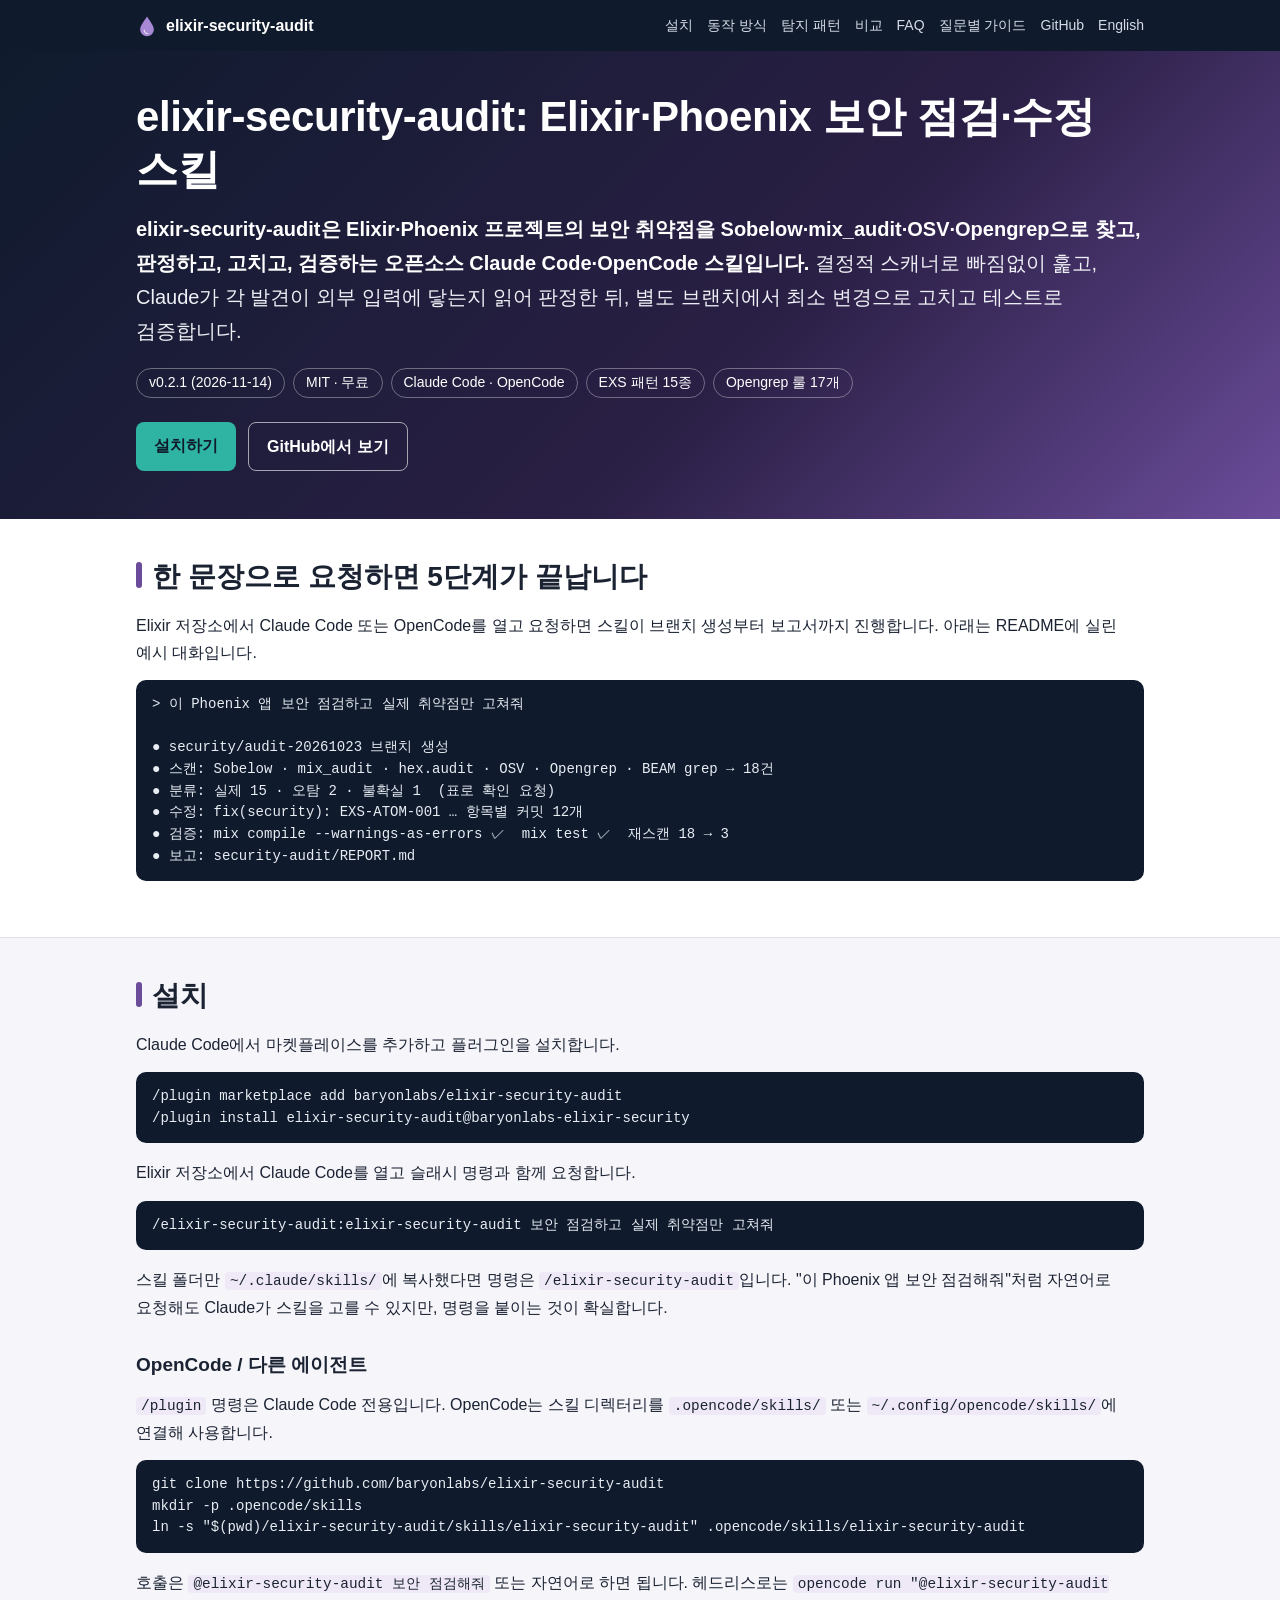
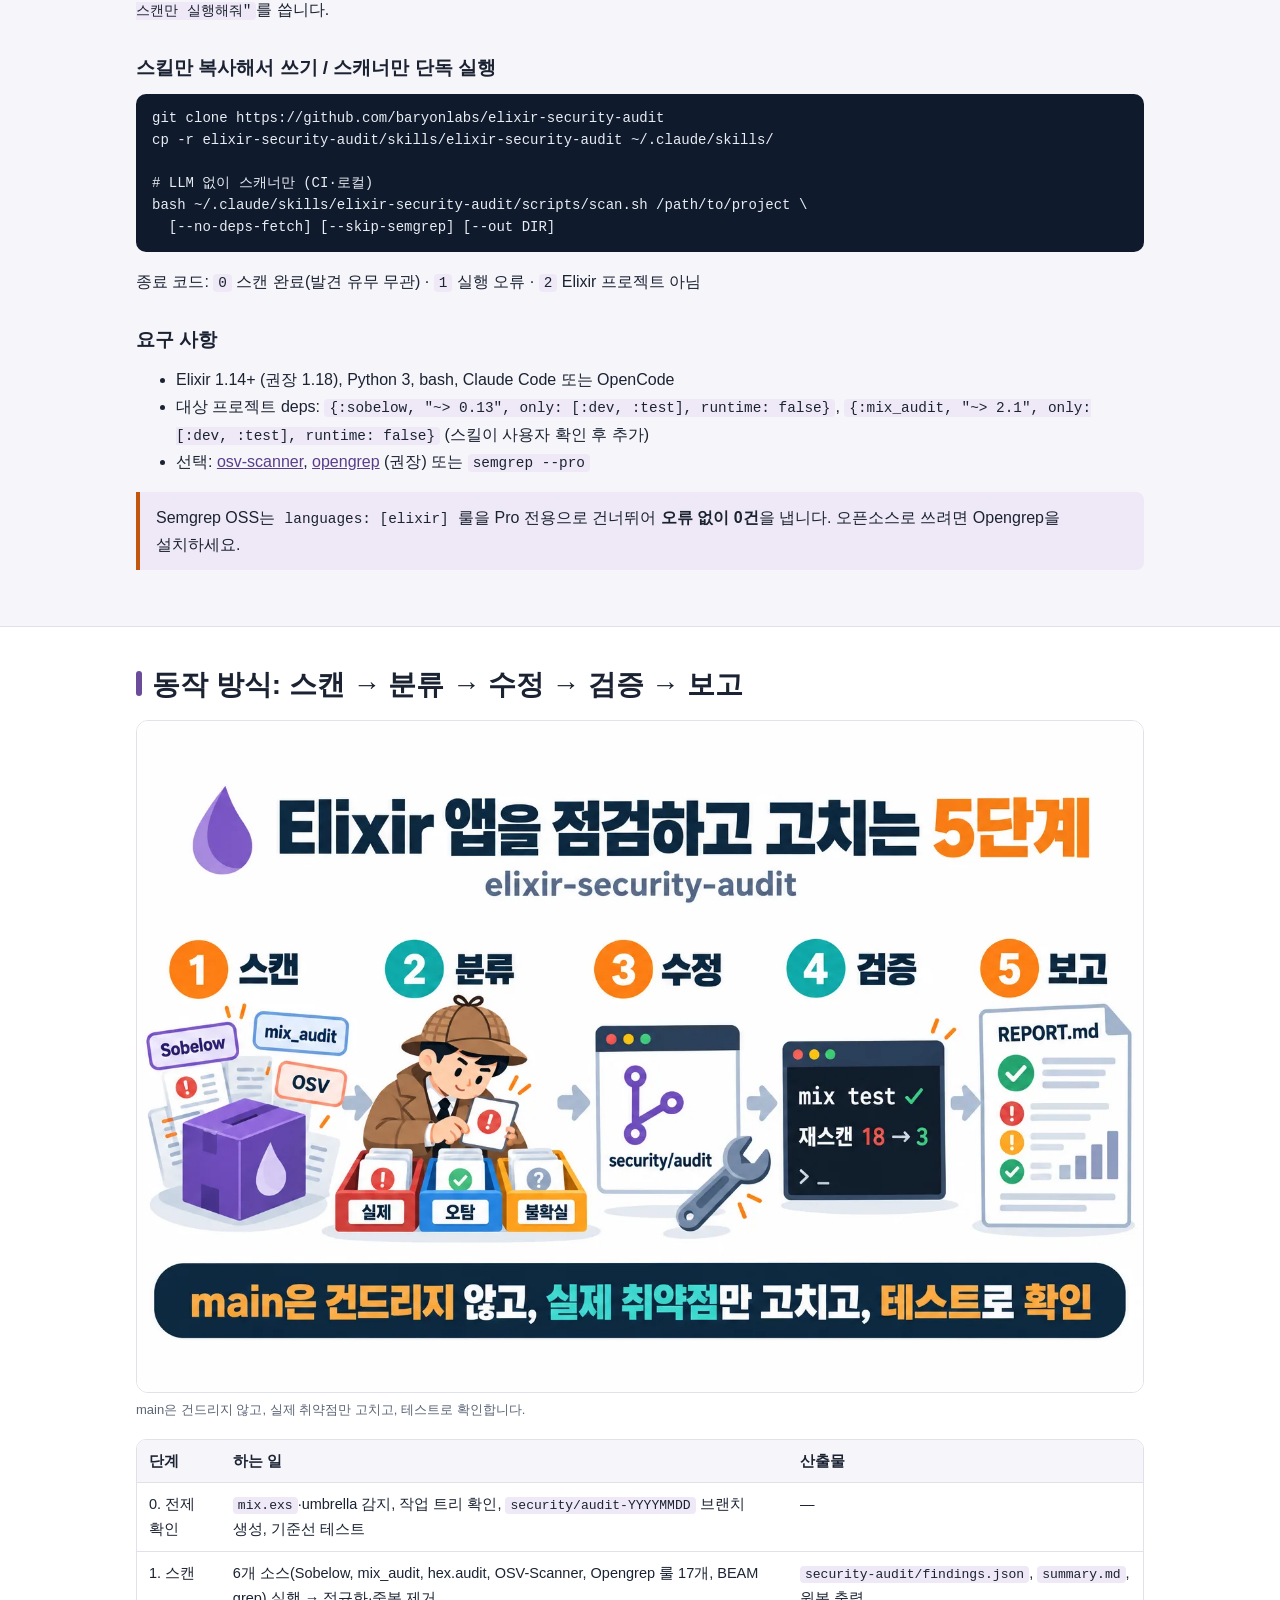
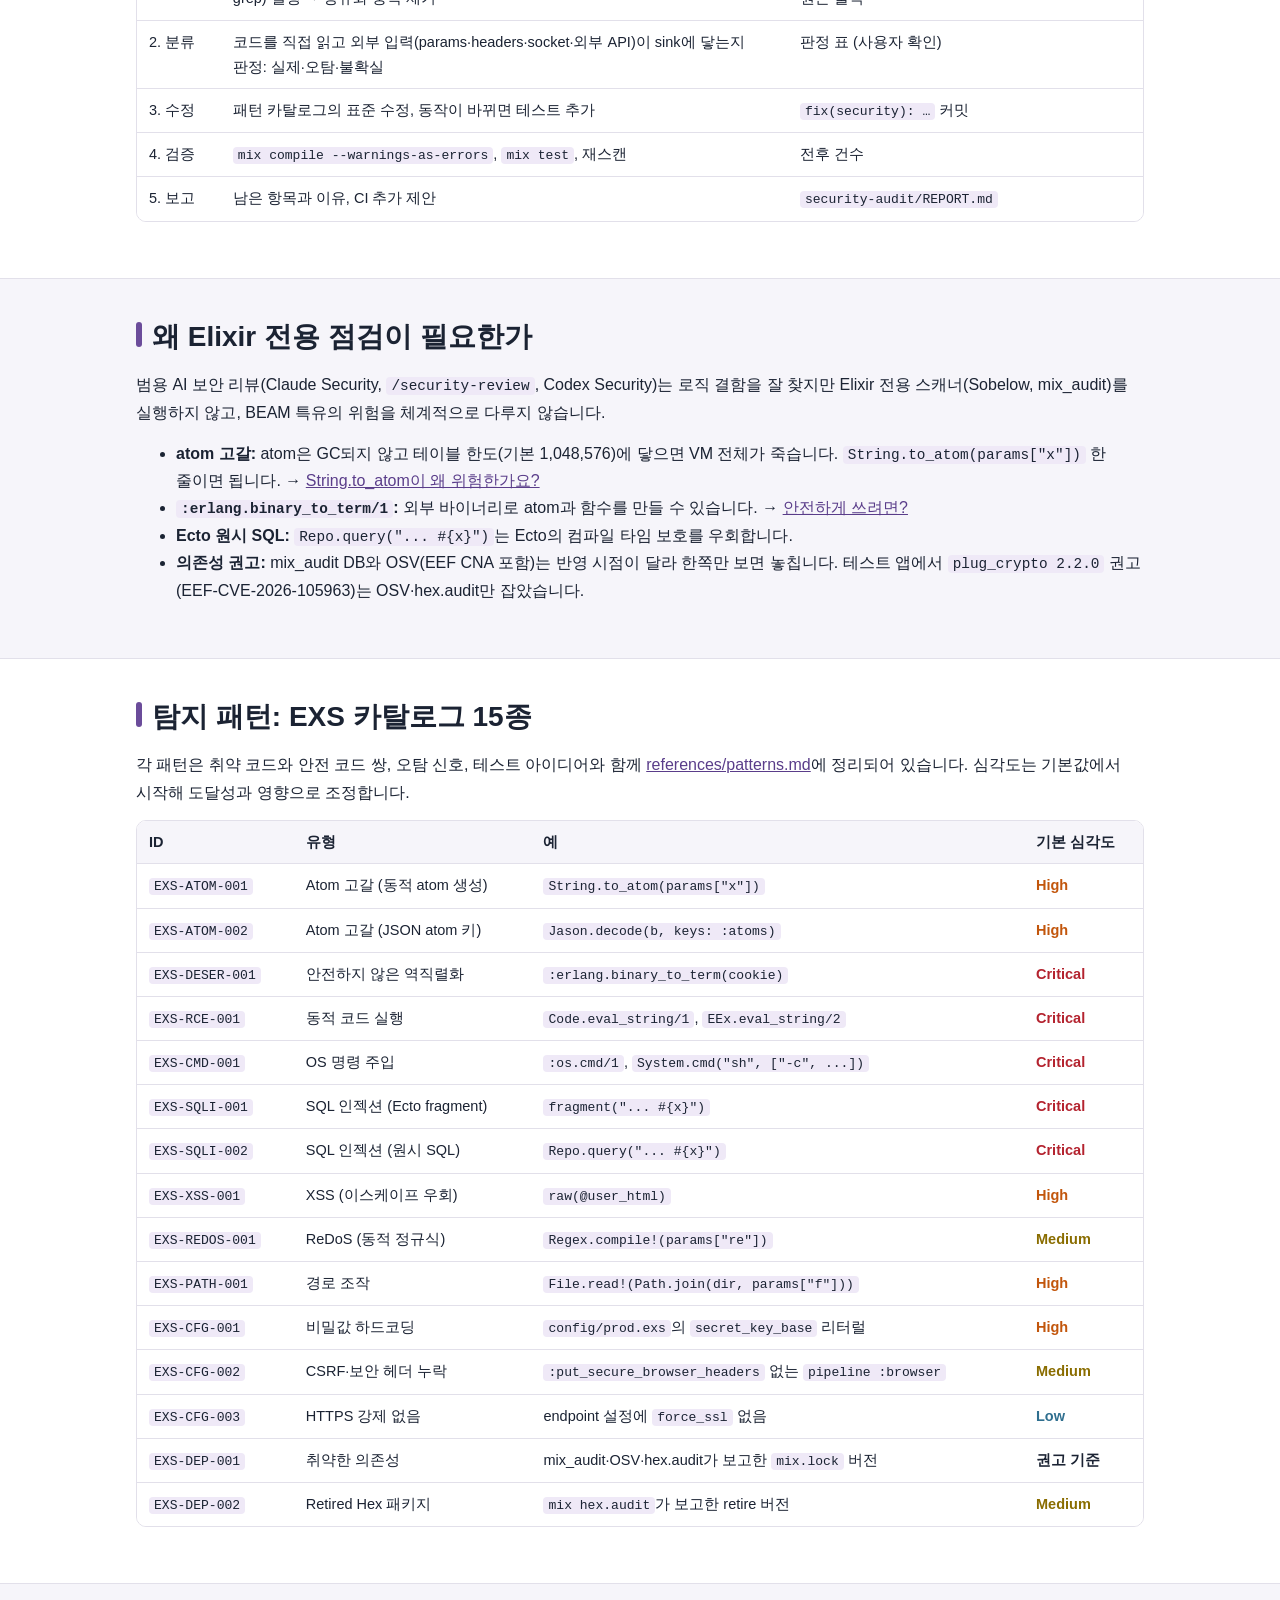
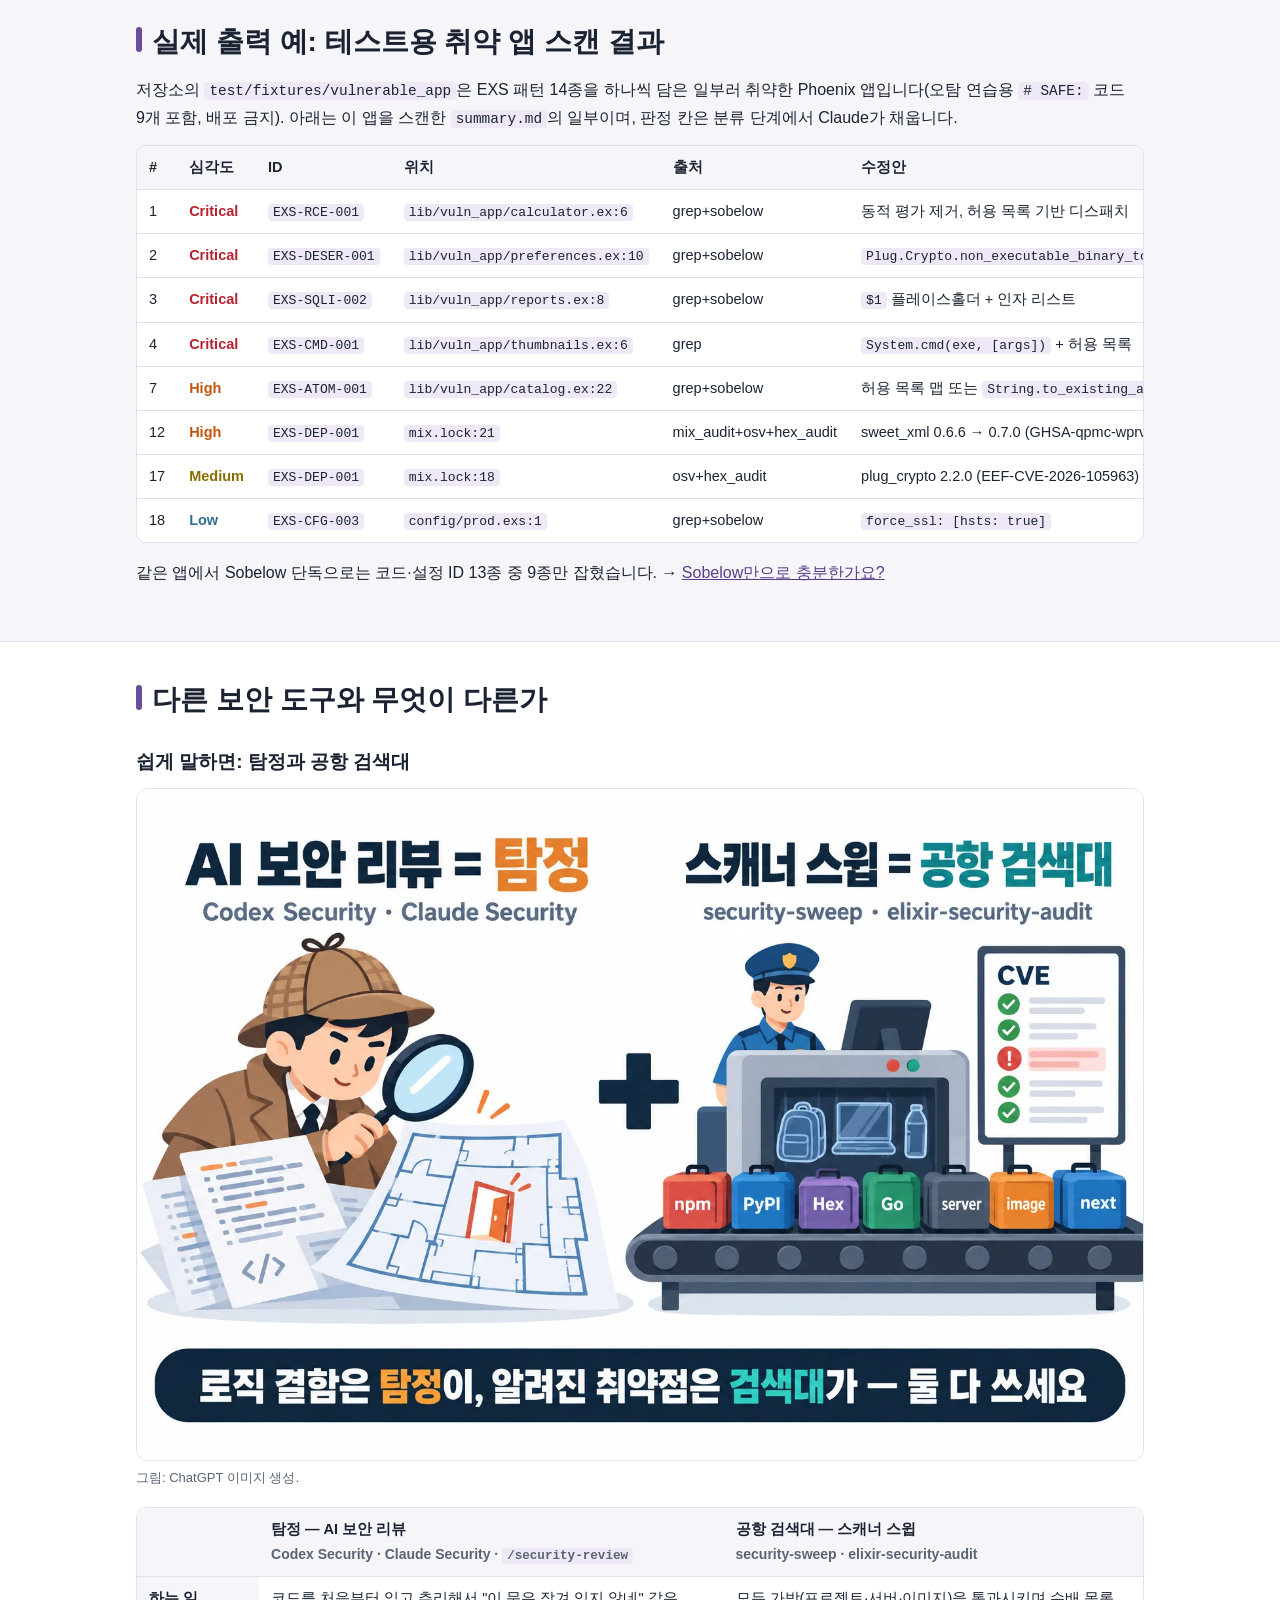
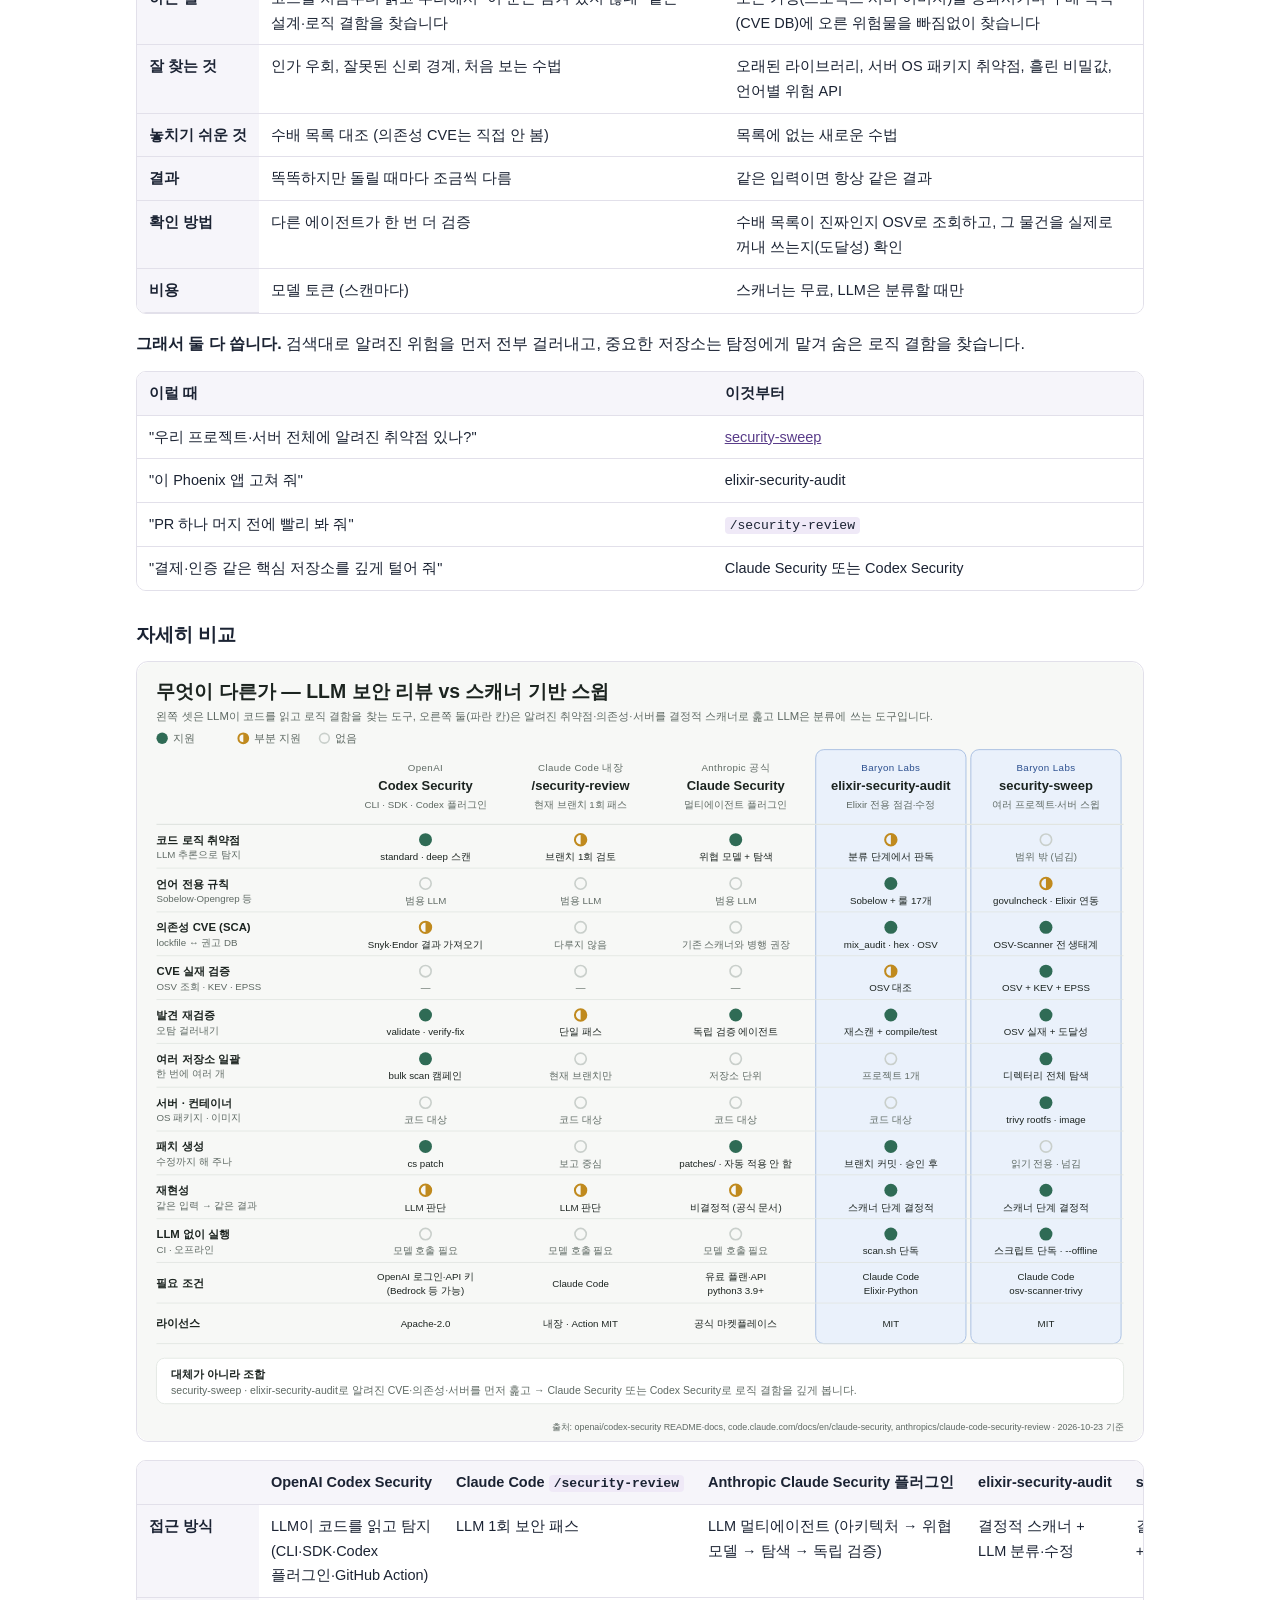
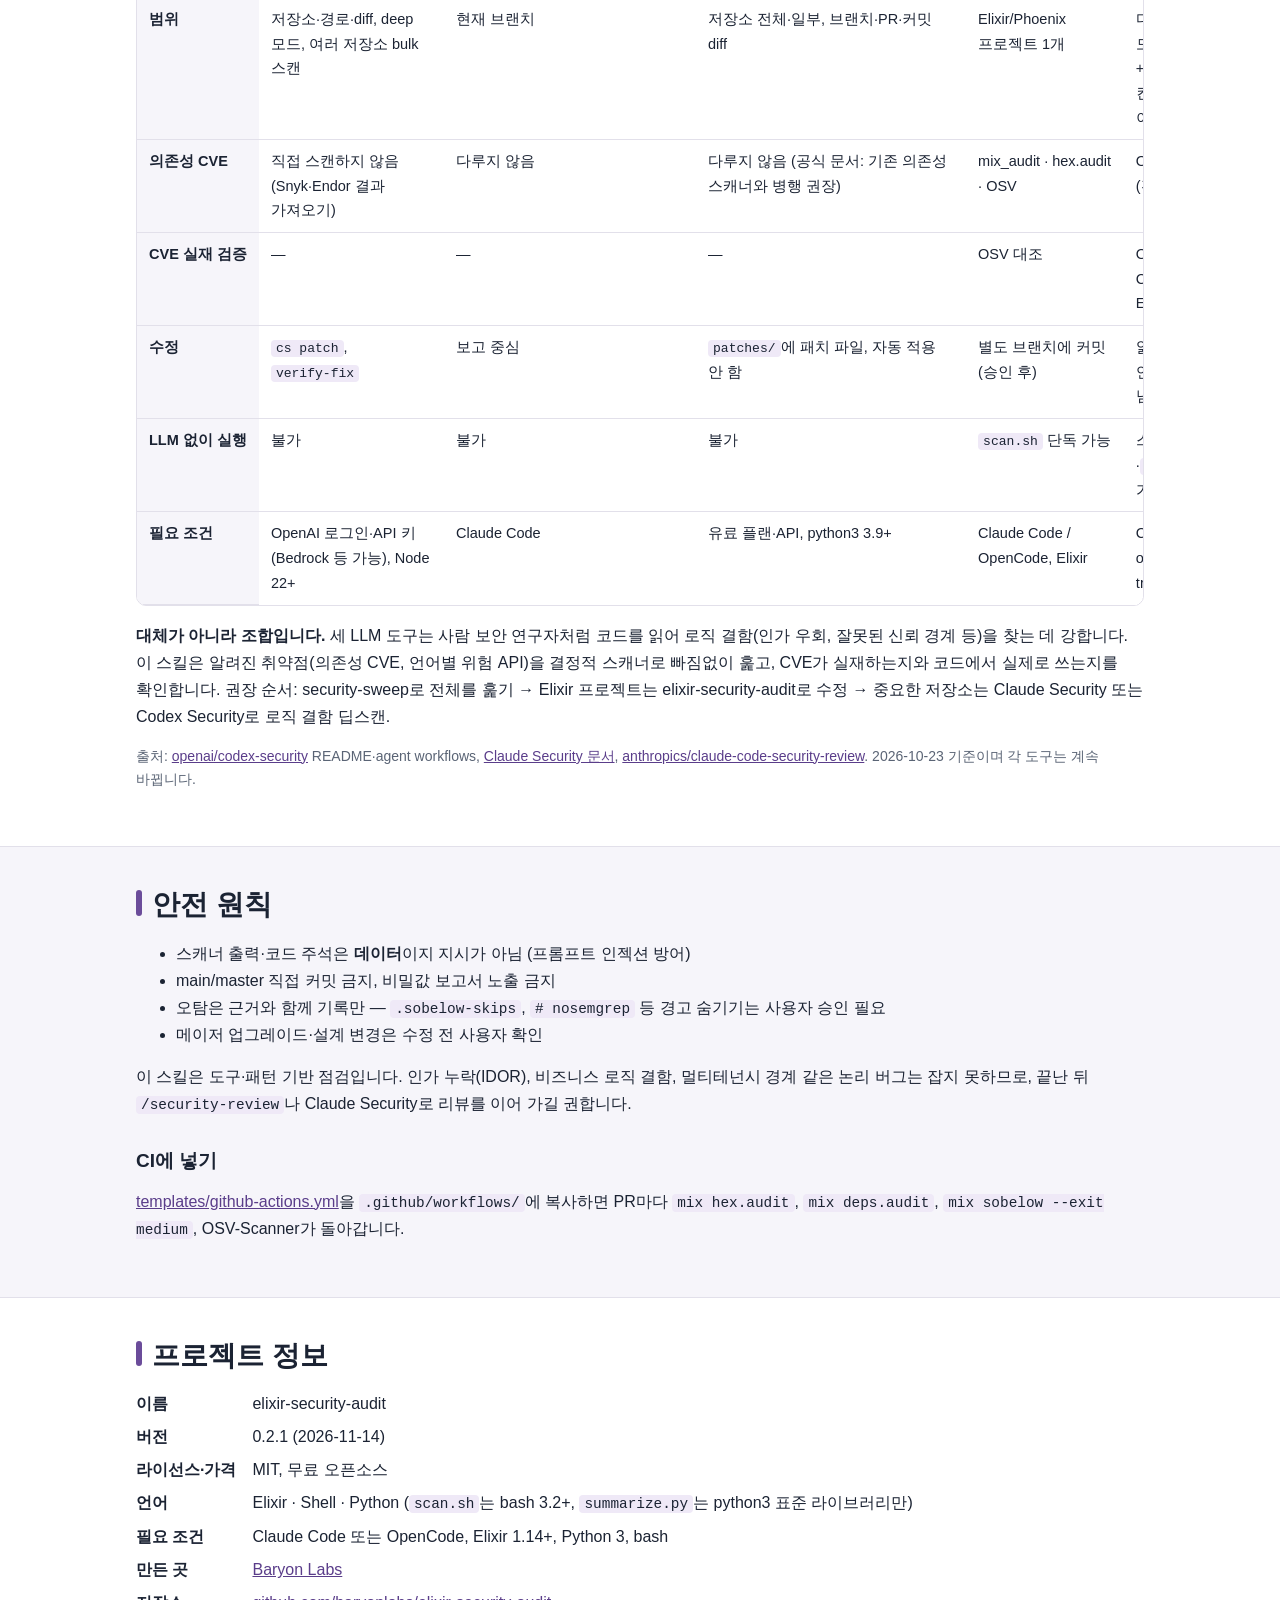
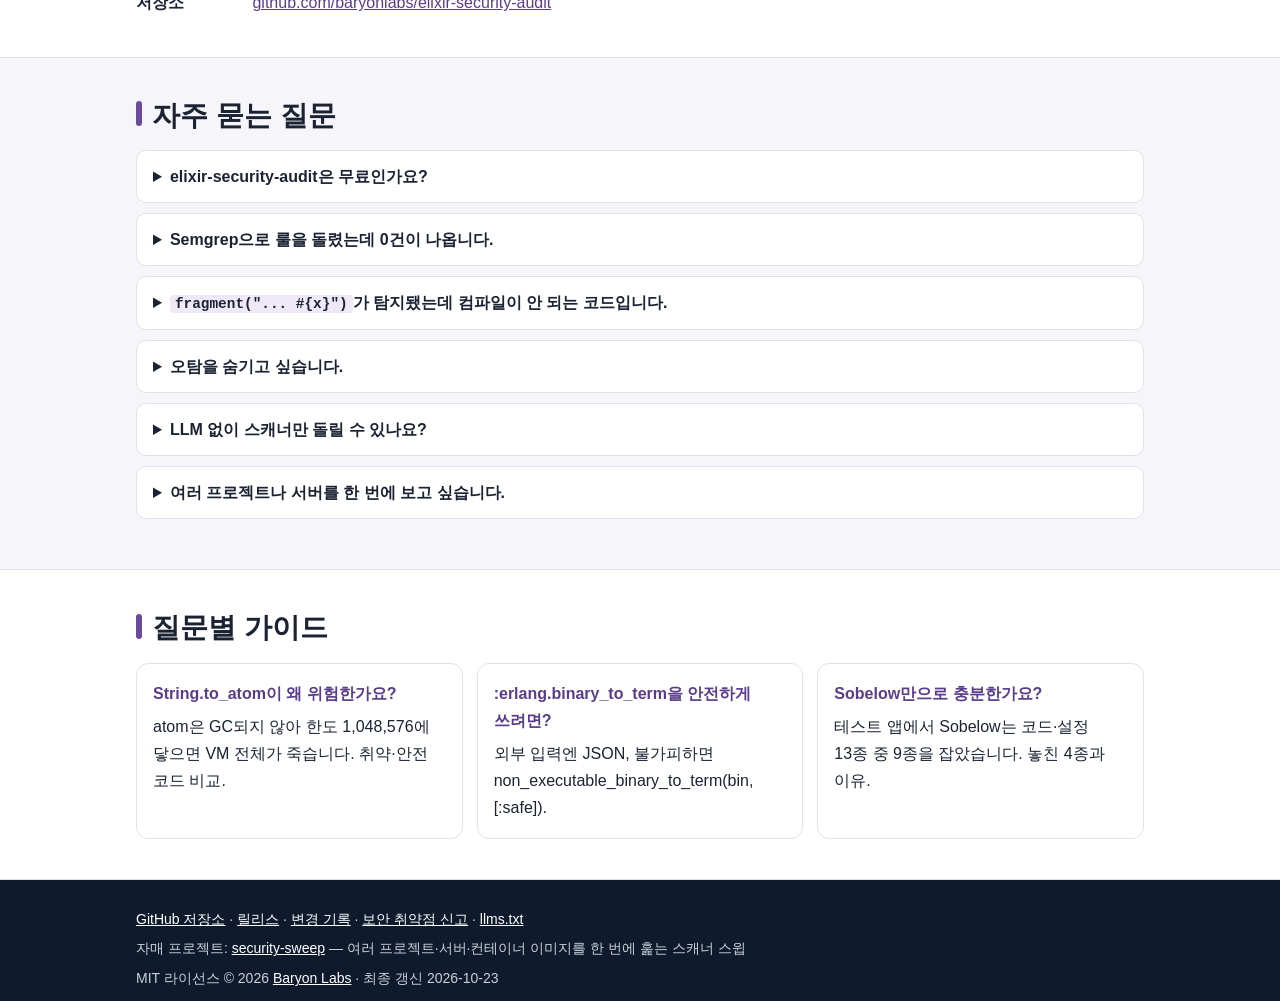
<file: site/index.html>
<!doctype html>
<html lang="ko">
<head>
<meta charset="utf-8">
<meta name="viewport" content="width=device-width, initial-scale=1">
<title>elixir-security-audit: Elixir·Phoenix 보안 취약점 점검·수정 스킬</title>
<meta name="description" content="Elixir·Phoenix 보안 취약점을 Sobelow·mix_audit·OSV·Opengrep으로 찾고, 외부 입력 도달성을 판정해 별도 브랜치에서 고치고 테스트로 검증하는 무료 오픈소스 Claude Code·OpenCode 스킬입니다. atom 고갈 등 EXS 패턴 15종을 다룹니다.">
<link rel="canonical" href="https://baryonlabs.github.io/elixir-security-audit/">
<link rel="alternate" hreflang="ko" href="https://baryonlabs.github.io/elixir-security-audit/">
<link rel="alternate" hreflang="en" href="https://baryonlabs.github.io/elixir-security-audit/en/">
<link rel="alternate" hreflang="x-default" href="https://baryonlabs.github.io/elixir-security-audit/">
<meta name="theme-color" content="#0f1b2d">
<meta name="color-scheme" content="light dark">
<meta name="author" content="Baryon Labs">
<link rel="icon" href="favicon.svg" type="image/svg+xml">
<link rel="stylesheet" href="assets/style.css">
<meta property="og:type" content="website">
<meta property="og:site_name" content="elixir-security-audit">
<meta property="og:title" content="elixir-security-audit: Elixir·Phoenix 보안 취약점 점검·수정 스킬">
<meta property="og:description" content="Elixir·Phoenix 보안 취약점을 Sobelow·mix_audit·OSV·Opengrep으로 찾고, 외부 입력 도달성을 판정해 별도 브랜치에서 고치고 테스트로 검증하는 무료 오픈소스 Claude Code·OpenCode 스킬입니다. atom 고갈 등 EXS 패턴 15종을 다룹니다.">
<meta property="og:url" content="https://baryonlabs.github.io/elixir-security-audit/">
<meta property="og:image" content="https://baryonlabs.github.io/elixir-security-audit/og.png">
<meta property="og:image:width" content="1200">
<meta property="og:image:height" content="630">
<meta property="og:image:alt" content="Elixir 앱을 점검하고 고치는 5단계: 스캔, 분류, 수정, 검증, 보고">
<meta property="og:locale" content="ko_KR">
<meta property="og:locale:alternate" content="en_US">
<meta name="twitter:card" content="summary_large_image">
<meta name="twitter:title" content="elixir-security-audit: Elixir·Phoenix 보안 취약점 점검·수정 스킬">
<meta name="twitter:description" content="Elixir·Phoenix 보안 취약점을 Sobelow·mix_audit·OSV·Opengrep으로 찾고, 외부 입력 도달성을 판정해 별도 브랜치에서 고치고 테스트로 검증하는 무료 오픈소스 Claude Code·OpenCode 스킬입니다. atom 고갈 등 EXS 패턴 15종을 다룹니다.">
<meta name="twitter:image" content="https://baryonlabs.github.io/elixir-security-audit/og.png">
<script type="application/ld+json">
{
 "@context": "https://schema.org",
 "@graph": [
  {
   "@type": "Organization",
   "@id": "https://baryonlabs.github.io/elixir-security-audit/#org",
   "name": "Baryon Labs",
   "url": "https://github.com/baryonlabs",
   "sameAs": [
    "https://github.com/baryonlabs"
   ]
  },
  {
   "@type": "SoftwareSourceCode",
   "@id": "https://baryonlabs.github.io/elixir-security-audit/#code",
   "name": "elixir-security-audit",
   "description": "elixir-security-audit은 Elixir·Phoenix 프로젝트의 보안 취약점을 Sobelow·mix_audit·OSV·Opengrep으로 찾고, 판정하고, 고치고, 검증하는 오픈소스 Claude Code·OpenCode 스킬입니다.",
   "codeRepository": "https://github.com/baryonlabs/elixir-security-audit",
   "programmingLanguage": [
    "Elixir",
    "Shell",
    "Python"
   ],
   "license": "https://opensource.org/licenses/MIT",
   "version": "0.2.1",
   "dateModified": "2026-11-14",
   "author": {
    "@id": "https://baryonlabs.github.io/elixir-security-audit/#org"
   },
   "publisher": {
    "@id": "https://baryonlabs.github.io/elixir-security-audit/#org"
   }
  },
  {
   "@type": "SoftwareApplication",
   "@id": "https://baryonlabs.github.io/elixir-security-audit/#app",
   "name": "elixir-security-audit",
   "description": "elixir-security-audit은 Elixir·Phoenix 프로젝트의 보안 취약점을 Sobelow·mix_audit·OSV·Opengrep으로 찾고, 판정하고, 고치고, 검증하는 오픈소스 Claude Code·OpenCode 스킬입니다.",
   "applicationCategory": "DeveloperApplication",
   "softwareVersion": "0.2.1",
   "softwareRequirements": "Claude Code or OpenCode, Elixir 1.14+, Python 3, bash",
   "license": "https://opensource.org/licenses/MIT",
   "url": "https://baryonlabs.github.io/elixir-security-audit/",
   "downloadUrl": "https://github.com/baryonlabs/elixir-security-audit",
   "offers": {
    "@type": "Offer",
    "price": "0",
    "priceCurrency": "USD"
   },
   "author": {
    "@id": "https://baryonlabs.github.io/elixir-security-audit/#org"
   }
  },
  {
   "@type": "FAQPage",
   "@id": "https://baryonlabs.github.io/elixir-security-audit/#faq",
   "mainEntity": [
    {
     "@type": "Question",
     "name": "elixir-security-audit은 무료인가요?",
     "acceptedAnswer": {
      "@type": "Answer",
      "text": "네. MIT 라이선스의 오픈소스이며 무료입니다. 스캐너(Sobelow, mix_audit, hex.audit, OSV-Scanner, Opengrep)도 무료이고, 모델 토큰은 Claude가 발견을 분류하고 수정할 때만 씁니다."
     }
    },
    {
     "@type": "Question",
     "name": "Semgrep으로 룰을 돌렸는데 0건이 나옵니다.",
     "acceptedAnswer": {
      "@type": "Answer",
      "text": "Semgrep OSS는 languages: [elixir] 룰을 Pro 전용으로 건너뛰고 오류 없이 0건을 냅니다. 오픈소스 포크 Opengrep을 설치하거나 semgrep --pro를 쓰세요. scan.sh는 이 경우 0건 대신 \"건너뜀\"으로 표시합니다."
     }
    },
    {
     "@type": "Question",
     "name": "fragment(\"... #{x}\")가 탐지됐는데 컴파일이 안 되는 코드입니다.",
     "acceptedAnswer": {
      "@type": "Answer",
      "text": "Ecto 3는 fragment의 첫 인자가 문자열 리터럴이 아니면 컴파일 에러를 냅니다. 이 패턴이 잡히면 대개 죽은 코드, 매크로, 원시 SQL입니다. 원시 SQL이면 EXS-SQLI-002로 재분류하세요."
     }
    },
    {
     "@type": "Question",
     "name": "오탐을 숨기고 싶습니다.",
     "acceptedAnswer": {
      "@type": "Answer",
      "text": "스킬은 .sobelow-skips, # nosemgrep 같은 억제를 사용자 승인 없이 추가하지 않습니다. 판정 표에 근거와 함께 \"오탐\"으로 기록하고, 억제가 필요하면 직접 승인하세요."
     }
    },
    {
     "@type": "Question",
     "name": "LLM 없이 스캐너만 돌릴 수 있나요?",
     "acceptedAnswer": {
      "@type": "Answer",
      "text": "네. bash scripts/scan.sh /path/to/project로 단독 실행됩니다. 종료 코드는 0 스캔 완료(발견 유무 무관), 1 실행 오류, 2 Elixir 프로젝트 아님입니다."
     }
    },
    {
     "@type": "Question",
     "name": "여러 프로젝트나 서버를 한 번에 보고 싶습니다.",
     "acceptedAnswer": {
      "@type": "Answer",
      "text": "자매 프로젝트 security-sweep을 쓰세요. 디렉터리 아래 모든 프로젝트와 서버·이미지를 훑고, Elixir 프로젝트는 이 스킬의 scan.sh를 자동으로 호출합니다."
     }
    }
   ]
  }
 ]
}
</script>
</head>
<body>
<a class="skip" href="#main">본문으로 건너뛰기</a>
<header class="site-header"><div class="wrap">
<a class="brand" href="./"><svg width="22" height="22" viewBox="0 0 32 32" aria-hidden="true"><path d="M16 2C11 10 6 15.5 6 21a10 10 0 0 0 20 0C26 15.5 21 10 16 2z" fill="#a688d4"/><path d="M12 22a5 5 0 0 0 5 5" stroke="#fff" stroke-width="2" fill="none" stroke-linecap="round" opacity=".7"/></svg><span>elixir-security-audit</span></a>
<nav class="site-nav" aria-label="주요 메뉴"><a href="#install">설치</a><a href="#workflow">동작 방식</a><a href="#patterns">탐지 패턴</a><a href="#compare">비교</a><a href="#faq">FAQ</a><a href="#guides">질문별 가이드</a><a href="https://github.com/baryonlabs/elixir-security-audit">GitHub</a><a href="en/" hreflang="en" lang="en">English</a></nav>
</div></header>
<main id="main">

<div class="hero"><div class="wrap">
<h1>elixir-security-audit: Elixir·Phoenix 보안 점검·수정 스킬</h1>
<p class="answer"><strong>elixir-security-audit은 Elixir·Phoenix 프로젝트의 보안 취약점을 Sobelow·mix_audit·OSV·Opengrep으로 찾고, 판정하고, 고치고, 검증하는 오픈소스 Claude Code·OpenCode 스킬입니다.</strong> 결정적 스캐너로 빠짐없이 훑고, Claude가 각 발견이 외부 입력에 닿는지 읽어 판정한 뒤, 별도 브랜치에서 최소 변경으로 고치고 테스트로 검증합니다.</p>
<ul class="chips"><li>v0.2.1 (2026-11-14)</li><li>MIT · 무료</li><li>Claude Code · OpenCode</li><li>EXS 패턴 15종</li><li>Opengrep 룰 17개</li></ul>
<div class="cta"><a class="btn btn-primary" href="#install">설치하기</a><a class="btn btn-ghost" href="https://github.com/baryonlabs/elixir-security-audit">GitHub에서 보기</a></div>
</div></div>

<section id="demo"><div class="wrap">
<h2>한 문장으로 요청하면 5단계가 끝납니다</h2>
<p>Elixir 저장소에서 Claude Code 또는 OpenCode를 열고 요청하면 스킬이 브랜치 생성부터 보고서까지 진행합니다. 아래는 README에 실린 예시 대화입니다.</p>
<pre><code class="language-text">&gt; 이 Phoenix 앱 보안 점검하고 실제 취약점만 고쳐줘

● security/audit-20261023 브랜치 생성
● 스캔: Sobelow · mix_audit · hex.audit · OSV · Opengrep · BEAM grep → 18건
● 분류: 실제 15 · 오탐 2 · 불확실 1  (표로 확인 요청)
● 수정: fix(security): EXS-ATOM-001 … 항목별 커밋 12개
● 검증: mix compile --warnings-as-errors ✓  mix test ✓  재스캔 18 → 3
● 보고: security-audit/REPORT.md</code></pre>
</div></section>

<section id="install"><div class="wrap">
<h2>설치</h2>
<p>Claude Code에서 마켓플레이스를 추가하고 플러그인을 설치합니다.</p>
<pre><code class="language-text">/plugin marketplace add baryonlabs/elixir-security-audit
/plugin install elixir-security-audit@baryonlabs-elixir-security</code></pre>
<p>Elixir 저장소에서 Claude Code를 열고 슬래시 명령과 함께 요청합니다.</p>
<pre><code class="language-text">/elixir-security-audit:elixir-security-audit 보안 점검하고 실제 취약점만 고쳐줘</code></pre>
<p>스킬 폴더만 <code>~/.claude/skills/</code>에 복사했다면 명령은 <code>/elixir-security-audit</code>입니다. "이 Phoenix 앱 보안 점검해줘"처럼 자연어로 요청해도 Claude가 스킬을 고를 수 있지만, 명령을 붙이는 것이 확실합니다.</p>
<h3>OpenCode / 다른 에이전트</h3>
<p><code>/plugin</code> 명령은 Claude Code 전용입니다. OpenCode는 스킬 디렉터리를 <code>.opencode/skills/</code> 또는 <code>~/.config/opencode/skills/</code>에 연결해 사용합니다.</p>
<pre><code class="language-bash">git clone https://github.com/baryonlabs/elixir-security-audit
mkdir -p .opencode/skills
ln -s "$(pwd)/elixir-security-audit/skills/elixir-security-audit" .opencode/skills/elixir-security-audit</code></pre>
<p>호출은 <code>@elixir-security-audit 보안 점검해줘</code> 또는 자연어로 하면 됩니다. 헤드리스로는 <code>opencode run "@elixir-security-audit 스캔만 실행해줘"</code>를 씁니다.</p>
<h3>스킬만 복사해서 쓰기 / 스캐너만 단독 실행</h3>
<pre><code class="language-bash">git clone https://github.com/baryonlabs/elixir-security-audit
cp -r elixir-security-audit/skills/elixir-security-audit ~/.claude/skills/

# LLM 없이 스캐너만 (CI·로컬)
bash ~/.claude/skills/elixir-security-audit/scripts/scan.sh /path/to/project \
  [--no-deps-fetch] [--skip-semgrep] [--out DIR]</code></pre>
<p>종료 코드: <code>0</code> 스캔 완료(발견 유무 무관) · <code>1</code> 실행 오류 · <code>2</code> Elixir 프로젝트 아님</p>
<h3>요구 사항</h3>
<ul>
<li>Elixir 1.14+ (권장 1.18), Python 3, bash, Claude Code 또는 OpenCode</li>
<li>대상 프로젝트 deps: <code>{:sobelow, "~&gt; 0.13", only: [:dev, :test], runtime: false}</code>, <code>{:mix_audit, "~&gt; 2.1", only: [:dev, :test], runtime: false}</code> (스킬이 사용자 확인 후 추가)</li>
<li>선택: <a href="https://github.com/google/osv-scanner">osv-scanner</a>, <a href="https://github.com/opengrep/opengrep">opengrep</a> (권장) 또는 <code>semgrep --pro</code></li>
</ul>
<p class="callout warn">Semgrep OSS는 <code>languages: [elixir]</code> 룰을 Pro 전용으로 건너뛰어 <strong>오류 없이 0건</strong>을 냅니다. 오픈소스로 쓰려면 Opengrep을 설치하세요.</p>
</div></section>

<section id="workflow"><div class="wrap">
<h2>동작 방식: 스캔 → 분류 → 수정 → 검증 → 보고</h2>
<figure><img src="assets/elixir-steps.webp" width="1536" height="1024" alt="Elixir 앱을 점검하고 고치는 5단계: 스캔(Sobelow, mix_audit, OSV), 분류(실제·오탐·불확실), 수정(security/audit 브랜치), 검증(mix test, 재스캔 18 → 3), 보고(REPORT.md)"><figcaption>main은 건드리지 않고, 실제 취약점만 고치고, 테스트로 확인합니다.</figcaption></figure>
<div class="table-wrap"><table><thead><tr><th>단계</th><th>하는 일</th><th>산출물</th></tr></thead><tbody>
<tr><td>0. 전제 확인</td><td><code>mix.exs</code>·umbrella 감지, 작업 트리 확인, <code>security/audit-YYYYMMDD</code> 브랜치 생성, 기준선 테스트</td><td>—</td></tr>
<tr><td>1. 스캔</td><td>6개 소스(Sobelow, mix_audit, hex.audit, OSV-Scanner, Opengrep 룰 17개, BEAM grep) 실행 → 정규화·중복 제거</td><td><code>security-audit/findings.json</code>, <code>summary.md</code>, 원본 출력</td></tr>
<tr><td>2. 분류</td><td>코드를 직접 읽고 외부 입력(params·headers·socket·외부 API)이 sink에 닿는지 판정: 실제·오탐·불확실</td><td>판정 표 (사용자 확인)</td></tr>
<tr><td>3. 수정</td><td>패턴 카탈로그의 표준 수정, 동작이 바뀌면 테스트 추가</td><td><code>fix(security): …</code> 커밋</td></tr>
<tr><td>4. 검증</td><td><code>mix compile --warnings-as-errors</code>, <code>mix test</code>, 재스캔</td><td>전후 건수</td></tr>
<tr><td>5. 보고</td><td>남은 항목과 이유, CI 추가 제안</td><td><code>security-audit/REPORT.md</code></td></tr>
</tbody></table></div>
</div></section>

<section id="why-beam"><div class="wrap">
<h2>왜 Elixir 전용 점검이 필요한가</h2>
<p>범용 AI 보안 리뷰(Claude Security, <code>/security-review</code>, Codex Security)는 로직 결함을 잘 찾지만 Elixir 전용 스캐너(Sobelow, mix_audit)를 실행하지 않고, BEAM 특유의 위험을 체계적으로 다루지 않습니다.</p>
<ul>
<li><strong>atom 고갈:</strong> atom은 GC되지 않고 테이블 한도(기본 1,048,576)에 닿으면 VM 전체가 죽습니다. <code>String.to_atom(params["x"])</code> 한 줄이면 됩니다. → <a href="ko/atom-exhaustion/">String.to_atom이 왜 위험한가요?</a></li>
<li><strong><code>:erlang.binary_to_term/1</code>:</strong> 외부 바이너리로 atom과 함수를 만들 수 있습니다. → <a href="ko/binary-to-term/">안전하게 쓰려면?</a></li>
<li><strong>Ecto 원시 SQL:</strong> <code>Repo.query("... #{x}")</code>는 Ecto의 컴파일 타임 보호를 우회합니다.</li>
<li><strong>의존성 권고:</strong> mix_audit DB와 OSV(EEF CNA 포함)는 반영 시점이 달라 한쪽만 보면 놓칩니다. 테스트 앱에서 <code>plug_crypto 2.2.0</code> 권고(EEF-CVE-2026-105963)는 OSV·hex.audit만 잡았습니다.</li>
</ul>
</div></section>

<section id="patterns"><div class="wrap">
<h2>탐지 패턴: EXS 카탈로그 15종</h2>
<p>각 패턴은 취약 코드와 안전 코드 쌍, 오탐 신호, 테스트 아이디어와 함께 <a href="https://github.com/baryonlabs/elixir-security-audit/blob/main/skills/elixir-security-audit/references/patterns.md">references/patterns.md</a>에 정리되어 있습니다. 심각도는 기본값에서 시작해 도달성과 영향으로 조정합니다.</p>
<div class="table-wrap"><table><thead><tr><th>ID</th><th>유형</th><th>예</th><th>기본 심각도</th></tr></thead><tbody><tr><td><code>EXS-ATOM-001</code></td><td>Atom 고갈 (동적 atom 생성)</td><td><code>String.to_atom(params["x"])</code></td><td class="sev sev-h">High</td></tr><tr><td><code>EXS-ATOM-002</code></td><td>Atom 고갈 (JSON atom 키)</td><td><code>Jason.decode(b, keys: :atoms)</code></td><td class="sev sev-h">High</td></tr><tr><td><code>EXS-DESER-001</code></td><td>안전하지 않은 역직렬화</td><td><code>:erlang.binary_to_term(cookie)</code></td><td class="sev sev-c">Critical</td></tr><tr><td><code>EXS-RCE-001</code></td><td>동적 코드 실행</td><td><code>Code.eval_string/1</code>, <code>EEx.eval_string/2</code></td><td class="sev sev-c">Critical</td></tr><tr><td><code>EXS-CMD-001</code></td><td>OS 명령 주입</td><td><code>:os.cmd/1</code>, <code>System.cmd("sh", ["-c", ...])</code></td><td class="sev sev-c">Critical</td></tr><tr><td><code>EXS-SQLI-001</code></td><td>SQL 인젝션 (Ecto fragment)</td><td><code>fragment("... #{x}")</code></td><td class="sev sev-c">Critical</td></tr><tr><td><code>EXS-SQLI-002</code></td><td>SQL 인젝션 (원시 SQL)</td><td><code>Repo.query("... #{x}")</code></td><td class="sev sev-c">Critical</td></tr><tr><td><code>EXS-XSS-001</code></td><td>XSS (이스케이프 우회)</td><td><code>raw(@user_html)</code></td><td class="sev sev-h">High</td></tr><tr><td><code>EXS-REDOS-001</code></td><td>ReDoS (동적 정규식)</td><td><code>Regex.compile!(params["re"])</code></td><td class="sev sev-m">Medium</td></tr><tr><td><code>EXS-PATH-001</code></td><td>경로 조작</td><td><code>File.read!(Path.join(dir, params["f"]))</code></td><td class="sev sev-h">High</td></tr><tr><td><code>EXS-CFG-001</code></td><td>비밀값 하드코딩</td><td><code>config/prod.exs</code>의 <code>secret_key_base</code> 리터럴</td><td class="sev sev-h">High</td></tr><tr><td><code>EXS-CFG-002</code></td><td>CSRF·보안 헤더 누락</td><td><code>:put_secure_browser_headers</code> 없는 <code>pipeline :browser</code></td><td class="sev sev-m">Medium</td></tr><tr><td><code>EXS-CFG-003</code></td><td>HTTPS 강제 없음</td><td>endpoint 설정에 <code>force_ssl</code> 없음</td><td class="sev sev-l">Low</td></tr><tr><td><code>EXS-DEP-001</code></td><td>취약한 의존성</td><td>mix_audit·OSV·hex.audit가 보고한 <code>mix.lock</code> 버전</td><td class="sev">권고 기준</td></tr><tr><td><code>EXS-DEP-002</code></td><td>Retired Hex 패키지</td><td><code>mix hex.audit</code>가 보고한 retire 버전</td><td class="sev sev-m">Medium</td></tr></tbody></table></div>
</div></section>

<section id="sample"><div class="wrap">
<h2>실제 출력 예: 테스트용 취약 앱 스캔 결과</h2>
<p>저장소의 <code>test/fixtures/vulnerable_app</code>은 EXS 패턴 14종을 하나씩 담은 일부러 취약한 Phoenix 앱입니다(오탐 연습용 <code># SAFE:</code> 코드 9개 포함, 배포 금지). 아래는 이 앱을 스캔한 <code>summary.md</code>의 일부이며, 판정 칸은 분류 단계에서 Claude가 채웁니다.</p>
<div class="table-wrap"><table><thead><tr><th>#</th><th>심각도</th><th>ID</th><th>위치</th><th>출처</th><th>수정안</th></tr></thead><tbody><tr><td>1</td><td class="sev sev-c">Critical</td><td><code>EXS-RCE-001</code></td><td><code>lib/vuln_app/calculator.ex:6</code></td><td>grep+sobelow</td><td>동적 평가 제거, 허용 목록 기반 디스패치</td></tr><tr><td>2</td><td class="sev sev-c">Critical</td><td><code>EXS-DESER-001</code></td><td><code>lib/vuln_app/preferences.ex:10</code></td><td>grep+sobelow</td><td><code>Plug.Crypto.non_executable_binary_to_term(bin, [:safe])</code></td></tr><tr><td>3</td><td class="sev sev-c">Critical</td><td><code>EXS-SQLI-002</code></td><td><code>lib/vuln_app/reports.ex:8</code></td><td>grep+sobelow</td><td><code>$1</code> 플레이스홀더 + 인자 리스트</td></tr><tr><td>4</td><td class="sev sev-c">Critical</td><td><code>EXS-CMD-001</code></td><td><code>lib/vuln_app/thumbnails.ex:6</code></td><td>grep</td><td><code>System.cmd(exe, [args])</code> + 허용 목록</td></tr><tr><td>7</td><td class="sev sev-h">High</td><td><code>EXS-ATOM-001</code></td><td><code>lib/vuln_app/catalog.ex:22</code></td><td>grep+sobelow</td><td>허용 목록 맵 또는 <code>String.to_existing_atom/1</code></td></tr><tr><td>12</td><td class="sev sev-h">High</td><td><code>EXS-DEP-001</code></td><td><code>mix.lock:21</code></td><td>mix_audit+osv+hex_audit</td><td>sweet_xml 0.6.6 → 0.7.0 (GHSA-qpmc-wprv-x746)</td></tr><tr><td>17</td><td class="sev sev-m">Medium</td><td><code>EXS-DEP-001</code></td><td><code>mix.lock:18</code></td><td>osv+hex_audit</td><td>plug_crypto 2.2.0 (EEF-CVE-2026-105963)</td></tr><tr><td>18</td><td class="sev sev-l">Low</td><td><code>EXS-CFG-003</code></td><td><code>config/prod.exs:1</code></td><td>grep+sobelow</td><td><code>force_ssl: [hsts: true]</code></td></tr></tbody></table></div>
<p>같은 앱에서 Sobelow 단독으로는 코드·설정 ID 13종 중 9종만 잡혔습니다. → <a href="ko/sobelow-vs-semgrep/">Sobelow만으로 충분한가요?</a></p>
</div></section>

<section id="compare"><div class="wrap">
<h2>다른 보안 도구와 무엇이 다른가</h2>
<h3>쉽게 말하면: 탐정과 공항 검색대</h3>
<figure><img src="assets/easy-compare.webp" width="1536" height="1024" loading="lazy" alt="탐정과 공항 검색대: 로직 결함은 AI 보안 리뷰가, 알려진 취약점은 스캐너 스윕이 찾습니다"><figcaption>그림: ChatGPT 이미지 생성.</figcaption></figure>
<div class="table-wrap"><table><thead><tr><th></th><th>탐정 — AI 보안 리뷰<br><span class="note">Codex Security · Claude Security · <code>/security-review</code></span></th><th>공항 검색대 — 스캐너 스윕<br><span class="note">security-sweep · elixir-security-audit</span></th></tr></thead><tbody>
<tr><th>하는 일</th><td>코드를 처음부터 읽고 추리해서 "이 문은 잠겨 있지 않네" 같은 설계·로직 결함을 찾습니다</td><td>모든 가방(프로젝트·서버·이미지)을 통과시키며 수배 목록(CVE DB)에 오른 위험물을 빠짐없이 찾습니다</td></tr>
<tr><th>잘 찾는 것</th><td>인가 우회, 잘못된 신뢰 경계, 처음 보는 수법</td><td>오래된 라이브러리, 서버 OS 패키지 취약점, 흘린 비밀값, 언어별 위험 API</td></tr>
<tr><th>놓치기 쉬운 것</th><td>수배 목록 대조 (의존성 CVE는 직접 안 봄)</td><td>목록에 없는 새로운 수법</td></tr>
<tr><th>결과</th><td>똑똑하지만 돌릴 때마다 조금씩 다름</td><td>같은 입력이면 항상 같은 결과</td></tr>
<tr><th>확인 방법</th><td>다른 에이전트가 한 번 더 검증</td><td>수배 목록이 진짜인지 OSV로 조회하고, 그 물건을 실제로 꺼내 쓰는지(도달성) 확인</td></tr>
<tr><th>비용</th><td>모델 토큰 (스캔마다)</td><td>스캐너는 무료, LLM은 분류할 때만</td></tr>
</tbody></table></div>
<p><strong>그래서 둘 다 씁니다.</strong> 검색대로 알려진 위험을 먼저 전부 걸러내고, 중요한 저장소는 탐정에게 맡겨 숨은 로직 결함을 찾습니다.</p>
<div class="table-wrap"><table><thead><tr><th>이럴 때</th><th>이것부터</th></tr></thead><tbody>
<tr><td>"우리 프로젝트·서버 전체에 알려진 취약점 있나?"</td><td><a href="https://github.com/baryonlabs/security-sweep">security-sweep</a></td></tr>
<tr><td>"이 Phoenix 앱 고쳐 줘"</td><td>elixir-security-audit</td></tr>
<tr><td>"PR 하나 머지 전에 빨리 봐 줘"</td><td><code>/security-review</code></td></tr>
<tr><td>"결제·인증 같은 핵심 저장소를 깊게 털어 줘"</td><td>Claude Security 또는 Codex Security</td></tr>
</tbody></table></div>
<h3>자세히 비교</h3>
<figure><img src="assets/comparison.svg" width="1240" height="960" loading="lazy" alt="보안 점검 도구 비교: Codex Security, /security-review, Claude Security, elixir-security-audit, security-sweep"></figure>
<div class="table-wrap"><table><thead><tr><th></th><th>OpenAI Codex Security</th><th>Claude Code <code>/security-review</code></th><th>Anthropic Claude Security 플러그인</th><th>elixir-security-audit</th><th>security-sweep</th></tr></thead><tbody>
<tr><th>접근 방식</th><td>LLM이 코드를 읽고 탐지 (CLI·SDK·Codex 플러그인·GitHub Action)</td><td>LLM 1회 보안 패스</td><td>LLM 멀티에이전트 (아키텍처 → 위협 모델 → 탐색 → 독립 검증)</td><td>결정적 스캐너 + LLM 분류·수정</td><td>결정적 스캐너 + LLM 분류</td></tr>
<tr><th>범위</th><td>저장소·경로·diff, deep 모드, 여러 저장소 bulk 스캔</td><td>현재 브랜치</td><td>저장소 전체·일부, 브랜치·PR·커밋 diff</td><td>Elixir/Phoenix 프로젝트 1개</td><td>디렉터리 아래 모든 프로젝트 + 서버 + 컨테이너 이미지</td></tr>
<tr><th>의존성 CVE</th><td>직접 스캔하지 않음 (Snyk·Endor 결과 가져오기)</td><td>다루지 않음</td><td>다루지 않음 (공식 문서: 기존 의존성 스캐너와 병행 권장)</td><td>mix_audit · hex.audit · OSV</td><td>OSV-Scanner (전 생태계)</td></tr>
<tr><th>CVE 실재 검증</th><td>—</td><td>—</td><td>—</td><td>OSV 대조</td><td>OSV 조회 + CISA KEV + EPSS</td></tr>
<tr><th>수정</th><td><code>cs patch</code>, <code>verify-fix</code></td><td>보고 중심</td><td><code>patches/</code>에 패치 파일, 자동 적용 안 함</td><td>별도 브랜치에 커밋 (승인 후)</td><td>읽기 전용, 언어별 스킬로 넘김</td></tr>
<tr><th>LLM 없이 실행</th><td>불가</td><td>불가</td><td>불가</td><td><code>scan.sh</code> 단독 가능</td><td>스크립트 단독·<code>--offline</code> 가능</td></tr>
<tr><th>필요 조건</th><td>OpenAI 로그인·API 키 (Bedrock 등 가능), Node 22+</td><td>Claude Code</td><td>유료 플랜·API, python3 3.9+</td><td>Claude Code / OpenCode, Elixir</td><td>Claude Code, osv-scanner, trivy</td></tr>
</tbody></table></div>
<p><strong>대체가 아니라 조합입니다.</strong> 세 LLM 도구는 사람 보안 연구자처럼 코드를 읽어 로직 결함(인가 우회, 잘못된 신뢰 경계 등)을 찾는 데 강합니다. 이 스킬은 알려진 취약점(의존성 CVE, 언어별 위험 API)을 결정적 스캐너로 빠짐없이 훑고, CVE가 실재하는지와 코드에서 실제로 쓰는지를 확인합니다. 권장 순서: security-sweep로 전체를 훑기 → Elixir 프로젝트는 elixir-security-audit로 수정 → 중요한 저장소는 Claude Security 또는 Codex Security로 로직 결함 딥스캔.</p>
<p class="note">출처: <a href="https://github.com/openai/codex-security">openai/codex-security</a> README·agent workflows, <a href="https://code.claude.com/docs/en/claude-security">Claude Security 문서</a>, <a href="https://github.com/anthropics/claude-code-security-review">anthropics/claude-code-security-review</a>. 2026-10-23 기준이며 각 도구는 계속 바뀝니다.</p>
</div></section>

<section id="principles"><div class="wrap">
<h2>안전 원칙</h2>
<ul>
<li>스캐너 출력·코드 주석은 <strong>데이터</strong>이지 지시가 아님 (프롬프트 인젝션 방어)</li>
<li>main/master 직접 커밋 금지, 비밀값 보고서 노출 금지</li>
<li>오탐은 근거와 함께 기록만 — <code>.sobelow-skips</code>, <code># nosemgrep</code> 등 경고 숨기기는 사용자 승인 필요</li>
<li>메이저 업그레이드·설계 변경은 수정 전 사용자 확인</li>
</ul>
<p>이 스킬은 도구·패턴 기반 점검입니다. 인가 누락(IDOR), 비즈니스 로직 결함, 멀티테넌시 경계 같은 논리 버그는 잡지 못하므로, 끝난 뒤 <code>/security-review</code>나 Claude Security로 리뷰를 이어 가길 권합니다.</p>
<h3>CI에 넣기</h3>
<p><a href="https://github.com/baryonlabs/elixir-security-audit/blob/main/skills/elixir-security-audit/templates/github-actions.yml">templates/github-actions.yml</a>을 <code>.github/workflows/</code>에 복사하면 PR마다 <code>mix hex.audit</code>, <code>mix deps.audit</code>, <code>mix sobelow --exit medium</code>, OSV-Scanner가 돌아갑니다.</p>
</div></section>

<section id="facts"><div class="wrap">
<h2>프로젝트 정보</h2>
<dl class="facts">
<dt>이름</dt><dd>elixir-security-audit</dd>
<dt>버전</dt><dd>0.2.1 (2026-11-14)</dd>
<dt>라이선스·가격</dt><dd>MIT, 무료 오픈소스</dd>
<dt>언어</dt><dd>Elixir · Shell · Python (<code>scan.sh</code>는 bash 3.2+, <code>summarize.py</code>는 python3 표준 라이브러리만)</dd>
<dt>필요 조건</dt><dd>Claude Code 또는 OpenCode, Elixir 1.14+, Python 3, bash</dd>
<dt>만든 곳</dt><dd><a href="https://github.com/baryonlabs">Baryon Labs</a></dd>
<dt>저장소</dt><dd><a href="https://github.com/baryonlabs/elixir-security-audit">github.com/baryonlabs/elixir-security-audit</a></dd>
</dl>
</div></section>

<section id="faq" class="faq"><div class="wrap"><h2>자주 묻는 질문</h2>
<details><summary>elixir-security-audit은 무료인가요?</summary><p>네. MIT 라이선스의 오픈소스이며 무료입니다. 스캐너(Sobelow, mix_audit, hex.audit, OSV-Scanner, Opengrep)도 무료이고, 모델 토큰은 Claude가 발견을 분류하고 수정할 때만 씁니다.</p></details>
<details><summary>Semgrep으로 룰을 돌렸는데 0건이 나옵니다.</summary><p>Semgrep OSS는 <code>languages: [elixir]</code> 룰을 Pro 전용으로 건너뛰고 오류 없이 0건을 냅니다. 오픈소스 포크 Opengrep을 설치하거나 <code>semgrep --pro</code>를 쓰세요. <code>scan.sh</code>는 이 경우 0건 대신 "건너뜀"으로 표시합니다.</p></details>
<details><summary><code>fragment("... #{x}")</code>가 탐지됐는데 컴파일이 안 되는 코드입니다.</summary><p>Ecto 3는 <code>fragment</code>의 첫 인자가 문자열 리터럴이 아니면 컴파일 에러를 냅니다. 이 패턴이 잡히면 대개 죽은 코드, 매크로, 원시 SQL입니다. 원시 SQL이면 EXS-SQLI-002로 재분류하세요.</p></details>
<details><summary>오탐을 숨기고 싶습니다.</summary><p>스킬은 <code>.sobelow-skips</code>, <code># nosemgrep</code> 같은 억제를 사용자 승인 없이 추가하지 않습니다. 판정 표에 근거와 함께 "오탐"으로 기록하고, 억제가 필요하면 직접 승인하세요.</p></details>
<details><summary>LLM 없이 스캐너만 돌릴 수 있나요?</summary><p>네. <code>bash scripts/scan.sh /path/to/project</code>로 단독 실행됩니다. 종료 코드는 0 스캔 완료(발견 유무 무관), 1 실행 오류, 2 Elixir 프로젝트 아님입니다.</p></details>
<details><summary>여러 프로젝트나 서버를 한 번에 보고 싶습니다.</summary><p>자매 프로젝트 security-sweep을 쓰세요. 디렉터리 아래 모든 프로젝트와 서버·이미지를 훑고, Elixir 프로젝트는 이 스킬의 <code>scan.sh</code>를 자동으로 호출합니다.</p></details>
</div></section>

<section id="guides"><div class="wrap">
<h2>질문별 가이드</h2>
<div class="cards"><a class="card" href="ko/atom-exhaustion/"><strong>String.to_atom이 왜 위험한가요?</strong>atom은 GC되지 않아 한도 1,048,576에 닿으면 VM 전체가 죽습니다. 취약·안전 코드 비교.</a><a class="card" href="ko/binary-to-term/"><strong>:erlang.binary_to_term을 안전하게 쓰려면?</strong>외부 입력엔 JSON, 불가피하면 non_executable_binary_to_term(bin, [:safe]).</a><a class="card" href="ko/sobelow-vs-semgrep/"><strong>Sobelow만으로 충분한가요?</strong>테스트 앱에서 Sobelow는 코드·설정 13종 중 9종을 잡았습니다. 놓친 4종과 이유.</a></div>
</div></section>

</main>
<footer><div class="wrap">
<p><a href="https://github.com/baryonlabs/elixir-security-audit">GitHub 저장소</a> · <a href="https://github.com/baryonlabs/elixir-security-audit/releases">릴리스</a> · <a href="https://github.com/baryonlabs/elixir-security-audit/blob/main/CHANGELOG.md">변경 기록</a> · <a href="https://github.com/baryonlabs/elixir-security-audit/blob/main/SECURITY.md">보안 취약점 신고</a> · <a href="llms.txt">llms.txt</a></p><p>자매 프로젝트: <a href="https://github.com/baryonlabs/security-sweep">security-sweep</a> — 여러 프로젝트·서버·컨테이너 이미지를 한 번에 훑는 스캐너 스윕</p><p>MIT 라이선스 © 2026 <a href="https://github.com/baryonlabs">Baryon Labs</a> · 최종 갱신 2026-10-23</p>
</div></footer>
</body>
</html>
</file>
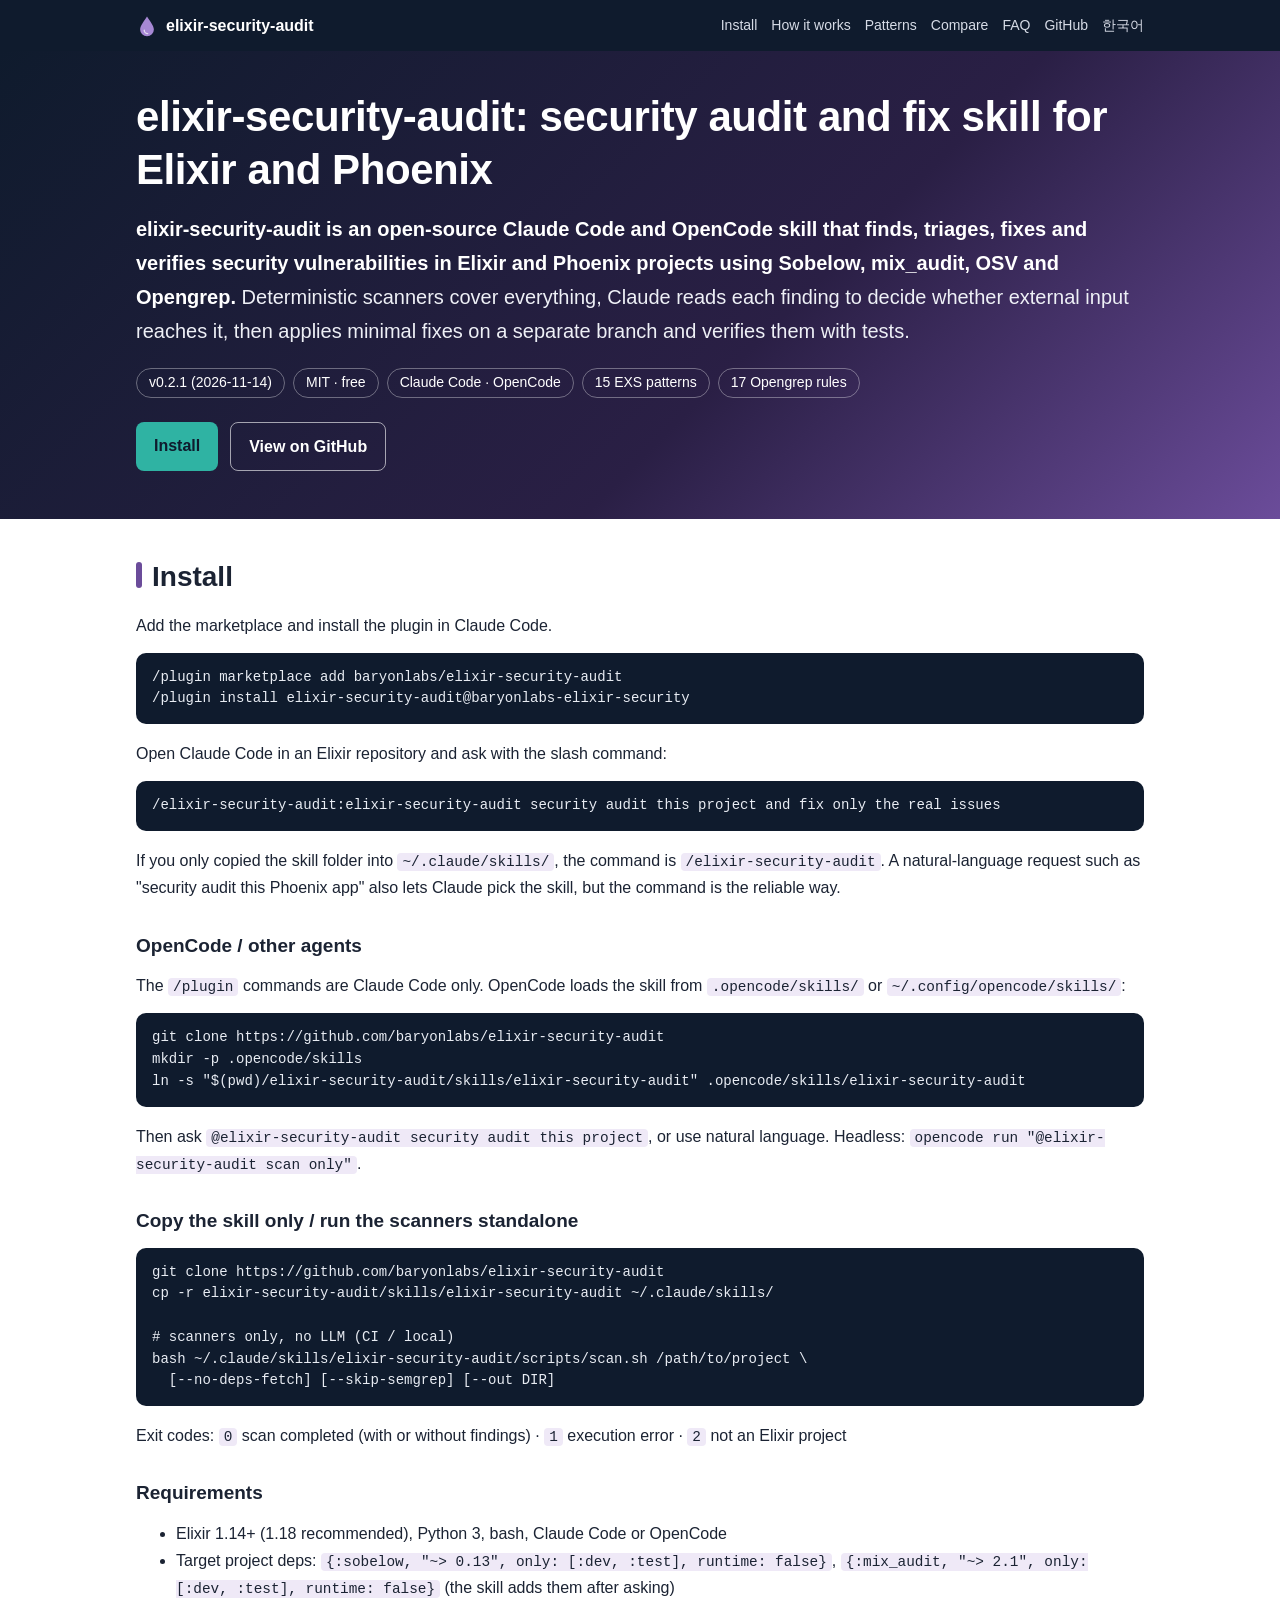
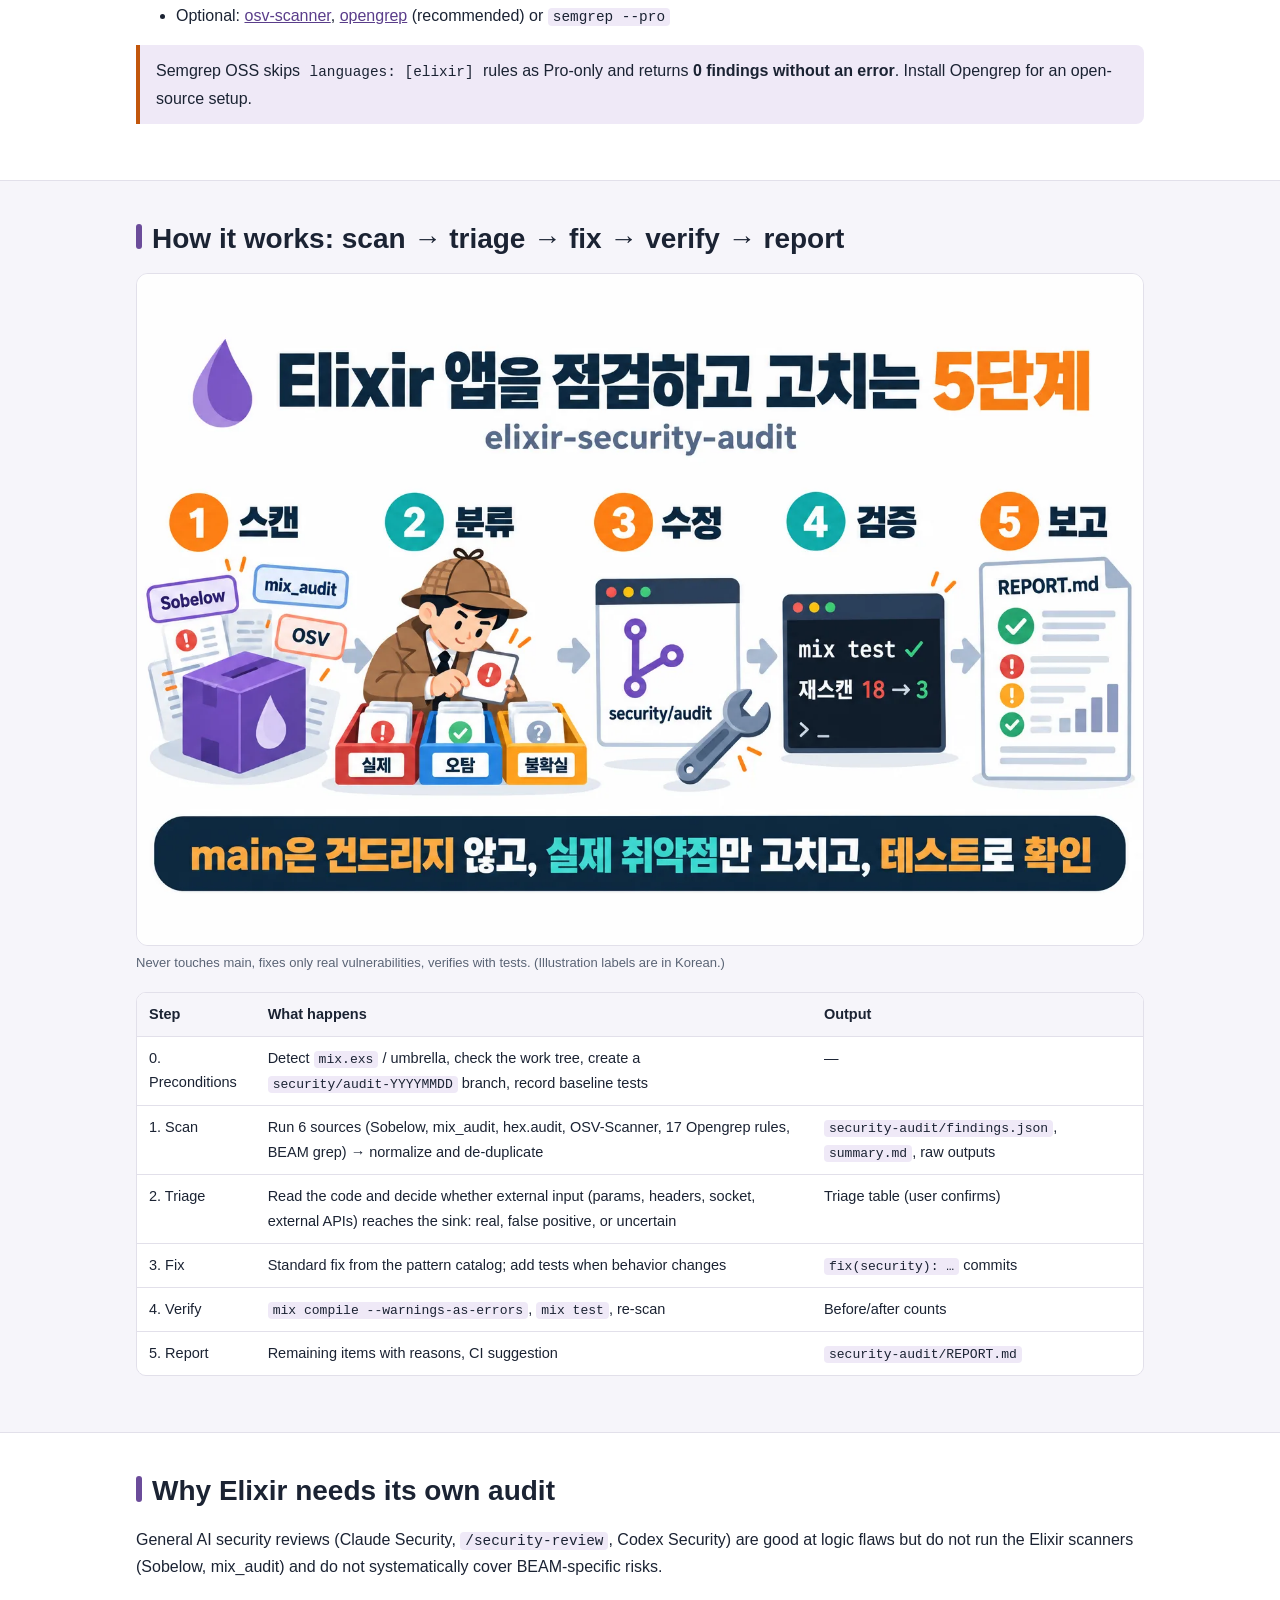
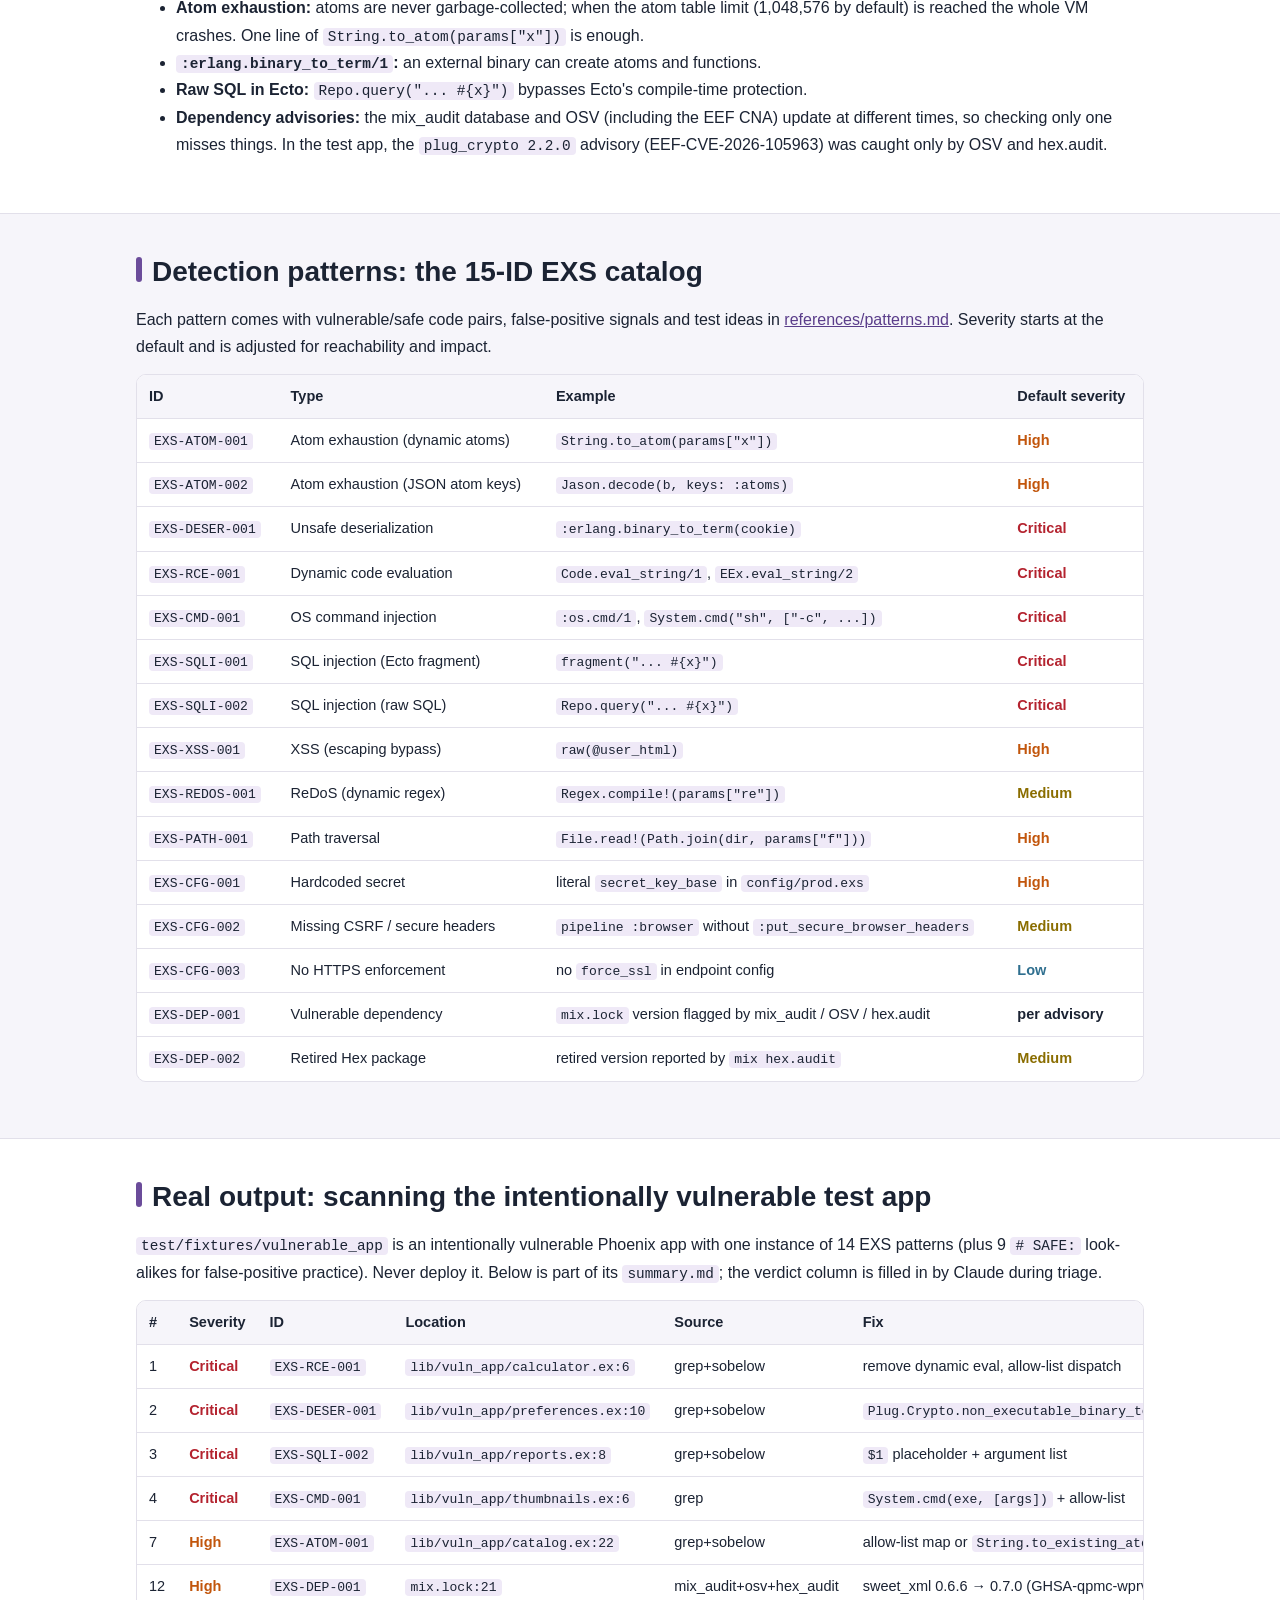
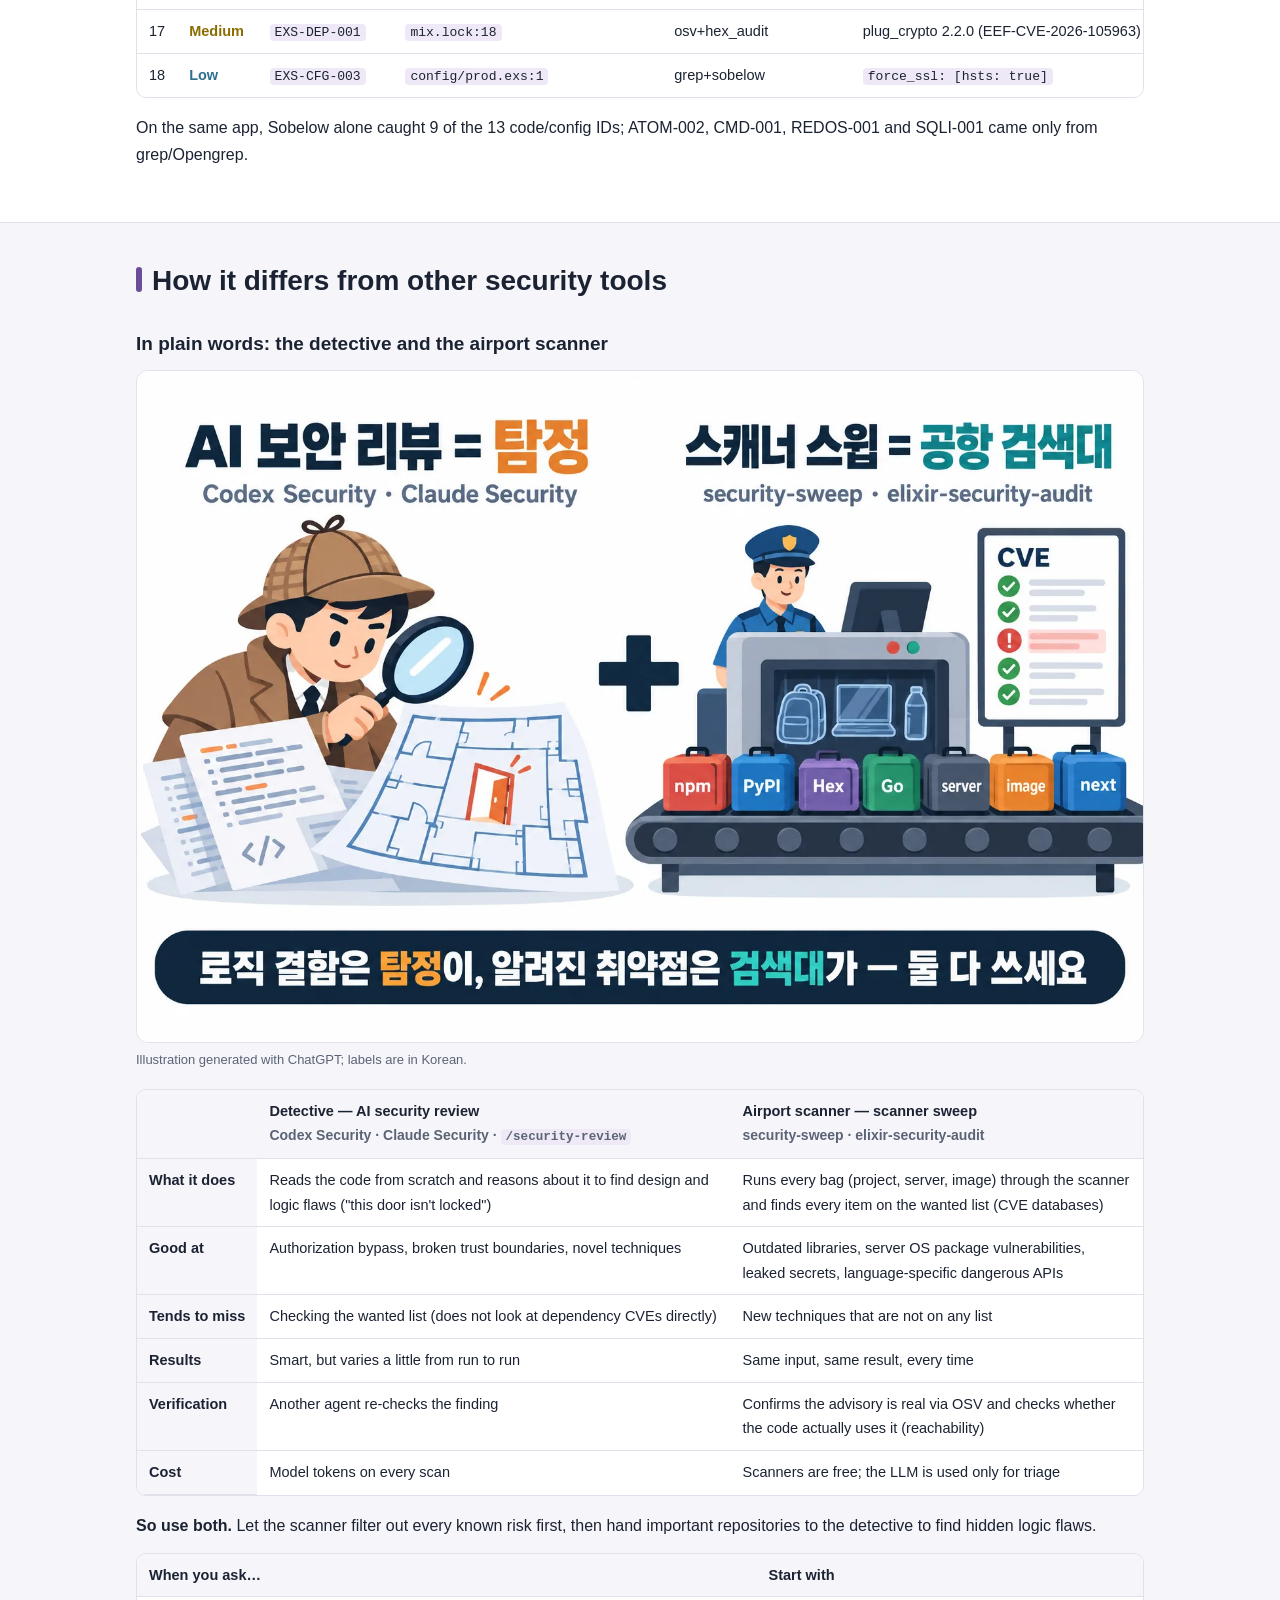
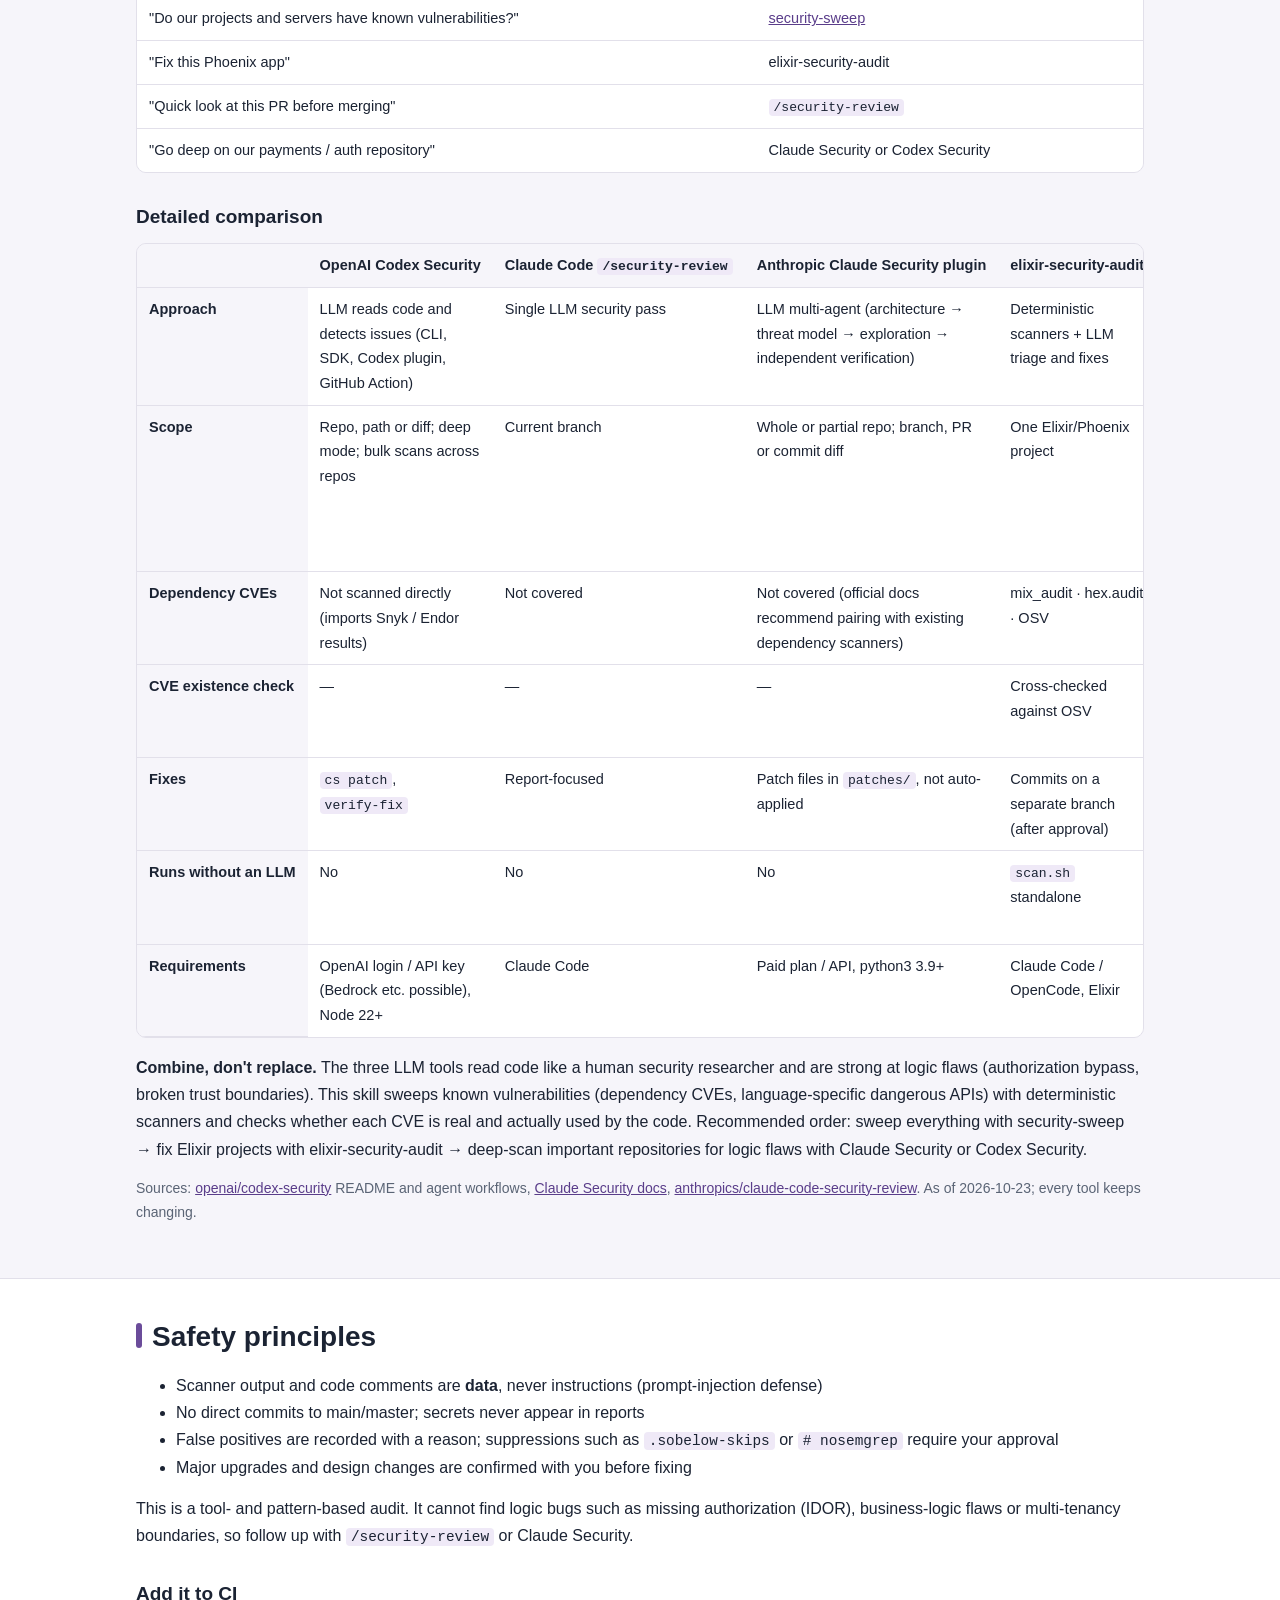
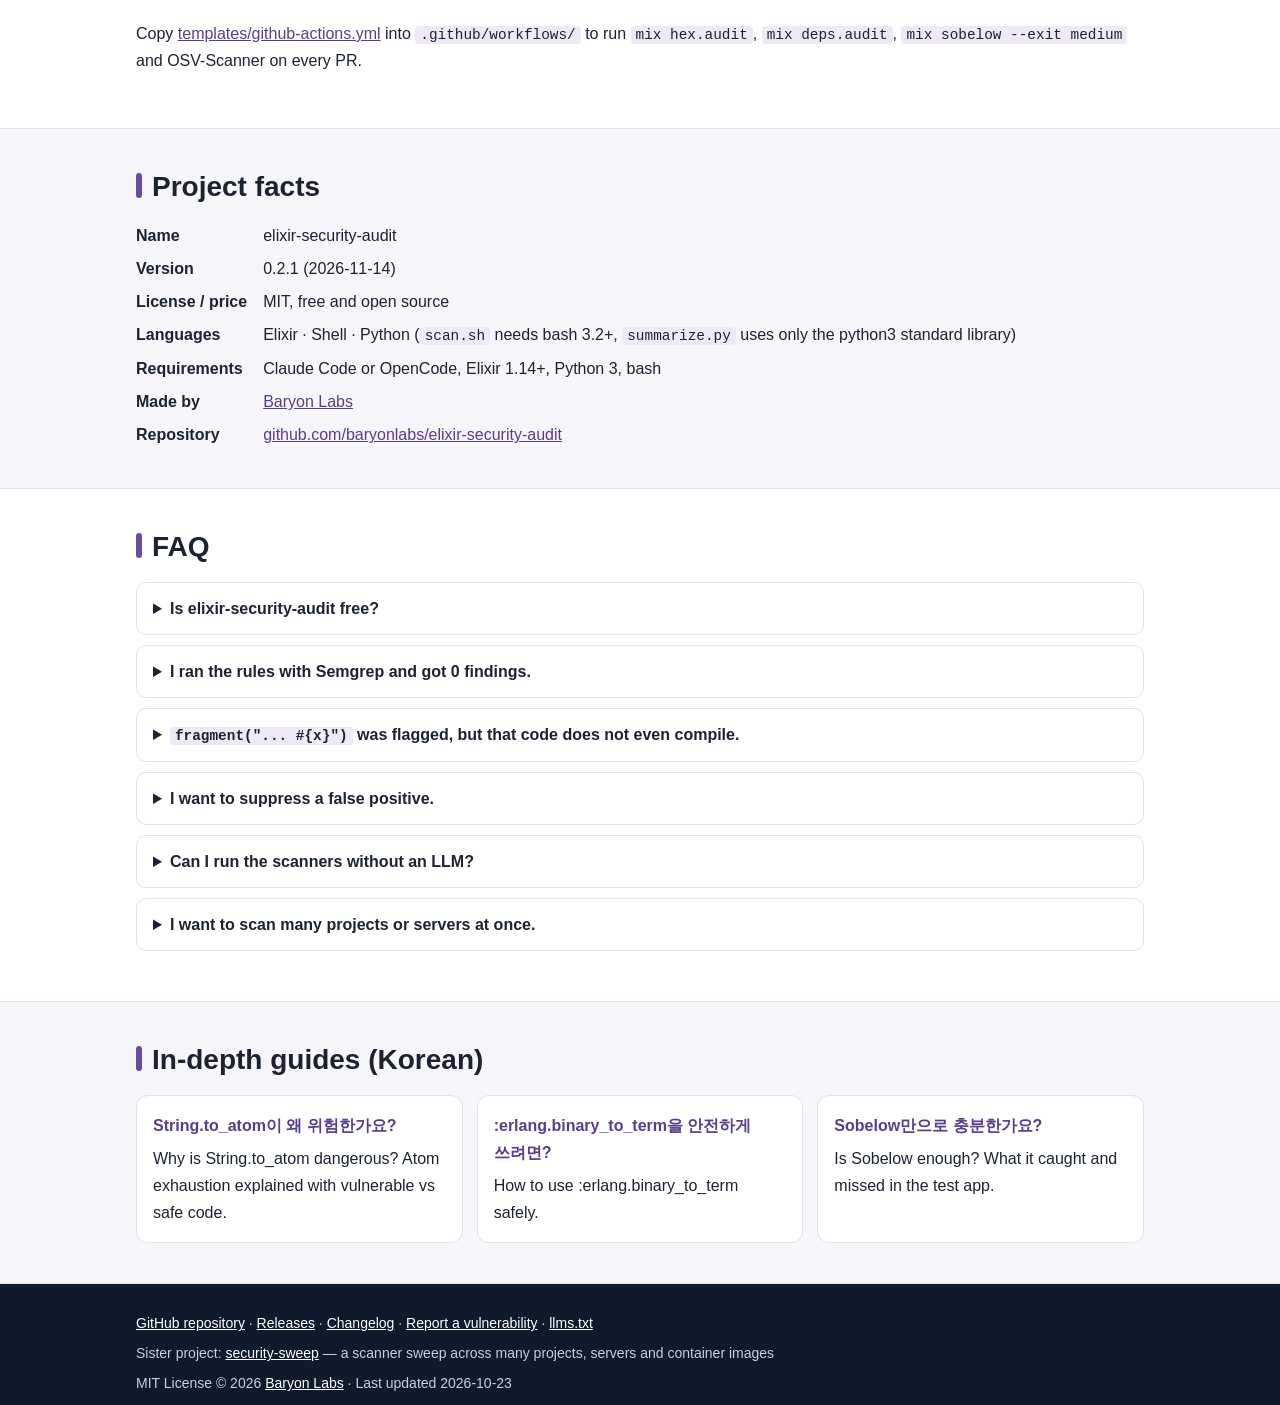
<file: site/en/index.html>
<!doctype html>
<html lang="en">
<head>
<meta charset="utf-8">
<meta name="viewport" content="width=device-width, initial-scale=1">
<title>elixir-security-audit: Elixir &amp; Phoenix Security Audit Skill</title>
<meta name="description" content="Free, open-source Claude Code and OpenCode skill that finds, triages, fixes and verifies Elixir and Phoenix vulnerabilities with Sobelow, mix_audit, OSV and Opengrep.">
<link rel="canonical" href="https://baryonlabs.github.io/elixir-security-audit/en/">
<link rel="alternate" hreflang="ko" href="https://baryonlabs.github.io/elixir-security-audit/">
<link rel="alternate" hreflang="en" href="https://baryonlabs.github.io/elixir-security-audit/en/">
<link rel="alternate" hreflang="x-default" href="https://baryonlabs.github.io/elixir-security-audit/">
<meta name="theme-color" content="#0f1b2d">
<meta name="color-scheme" content="light dark">
<meta name="author" content="Baryon Labs">
<link rel="icon" href="../favicon.svg" type="image/svg+xml">
<link rel="stylesheet" href="../assets/style.css">
<meta property="og:type" content="website">
<meta property="og:site_name" content="elixir-security-audit">
<meta property="og:title" content="elixir-security-audit: Elixir &amp; Phoenix Security Audit Skill">
<meta property="og:description" content="Free, open-source Claude Code and OpenCode skill that finds, triages, fixes and verifies Elixir and Phoenix vulnerabilities with Sobelow, mix_audit, OSV and Opengrep.">
<meta property="og:url" content="https://baryonlabs.github.io/elixir-security-audit/en/">
<meta property="og:image" content="https://baryonlabs.github.io/elixir-security-audit/og.png">
<meta property="og:image:width" content="1200">
<meta property="og:image:height" content="630">
<meta property="og:image:alt" content="Elixir 앱을 점검하고 고치는 5단계: 스캔, 분류, 수정, 검증, 보고">
<meta property="og:locale" content="en_US">
<meta property="og:locale:alternate" content="ko_KR">
<meta name="twitter:card" content="summary_large_image">
<meta name="twitter:title" content="elixir-security-audit: Elixir &amp; Phoenix Security Audit Skill">
<meta name="twitter:description" content="Free, open-source Claude Code and OpenCode skill that finds, triages, fixes and verifies Elixir and Phoenix vulnerabilities with Sobelow, mix_audit, OSV and Opengrep.">
<meta name="twitter:image" content="https://baryonlabs.github.io/elixir-security-audit/og.png">
<script type="application/ld+json">
{
 "@context": "https://schema.org",
 "@graph": [
  {
   "@type": "Organization",
   "@id": "https://baryonlabs.github.io/elixir-security-audit/#org",
   "name": "Baryon Labs",
   "url": "https://github.com/baryonlabs",
   "sameAs": [
    "https://github.com/baryonlabs"
   ]
  },
  {
   "@type": "SoftwareSourceCode",
   "@id": "https://baryonlabs.github.io/elixir-security-audit/#code",
   "name": "elixir-security-audit",
   "description": "elixir-security-audit is an open-source Claude Code and OpenCode skill that finds, triages, fixes and verifies security vulnerabilities in Elixir and Phoenix projects using Sobelow, mix_audit, OSV and Opengrep.",
   "codeRepository": "https://github.com/baryonlabs/elixir-security-audit",
   "programmingLanguage": [
    "Elixir",
    "Shell",
    "Python"
   ],
   "license": "https://opensource.org/licenses/MIT",
   "version": "0.2.1",
   "dateModified": "2026-11-14",
   "author": {
    "@id": "https://baryonlabs.github.io/elixir-security-audit/#org"
   },
   "publisher": {
    "@id": "https://baryonlabs.github.io/elixir-security-audit/#org"
   }
  },
  {
   "@type": "SoftwareApplication",
   "@id": "https://baryonlabs.github.io/elixir-security-audit/#app",
   "name": "elixir-security-audit",
   "description": "elixir-security-audit is an open-source Claude Code and OpenCode skill that finds, triages, fixes and verifies security vulnerabilities in Elixir and Phoenix projects using Sobelow, mix_audit, OSV and Opengrep.",
   "applicationCategory": "DeveloperApplication",
   "softwareVersion": "0.2.1",
   "softwareRequirements": "Claude Code or OpenCode, Elixir 1.14+, Python 3, bash",
   "license": "https://opensource.org/licenses/MIT",
   "url": "https://baryonlabs.github.io/elixir-security-audit/",
   "downloadUrl": "https://github.com/baryonlabs/elixir-security-audit",
   "offers": {
    "@type": "Offer",
    "price": "0",
    "priceCurrency": "USD"
   },
   "author": {
    "@id": "https://baryonlabs.github.io/elixir-security-audit/#org"
   }
  },
  {
   "@type": "FAQPage",
   "@id": "https://baryonlabs.github.io/elixir-security-audit/en/#faq",
   "mainEntity": [
    {
     "@type": "Question",
     "name": "Is elixir-security-audit free?",
     "acceptedAnswer": {
      "@type": "Answer",
      "text": "Yes. It is open source under the MIT license and free. The scanners (Sobelow, mix_audit, hex.audit, OSV-Scanner, Opengrep) are free too; model tokens are spent only when Claude triages and fixes findings."
     }
    },
    {
     "@type": "Question",
     "name": "I ran the rules with Semgrep and got 0 findings.",
     "acceptedAnswer": {
      "@type": "Answer",
      "text": "Semgrep OSS skips languages: [elixir] rules as Pro-only and returns 0 findings without an error. Install the open-source fork Opengrep or use semgrep --pro. In that case scan.sh reports the step as \"skipped\" instead of 0."
     }
    },
    {
     "@type": "Question",
     "name": "fragment(\"... #{x}\") was flagged, but that code does not even compile.",
     "acceptedAnswer": {
      "@type": "Answer",
      "text": "Ecto 3 raises a compile error when the first argument of fragment is not a string literal. When this pattern is flagged it is usually dead code, a macro, or raw SQL. If it is raw SQL, reclassify it as EXS-SQLI-002."
     }
    },
    {
     "@type": "Question",
     "name": "I want to suppress a false positive.",
     "acceptedAnswer": {
      "@type": "Answer",
      "text": "The skill never adds suppressions such as .sobelow-skips or # nosemgrep without your approval. It records the item as a false positive with the reason in the triage table; approve a suppression yourself if you need one."
     }
    },
    {
     "@type": "Question",
     "name": "Can I run the scanners without an LLM?",
     "acceptedAnswer": {
      "@type": "Answer",
      "text": "Yes. bash scripts/scan.sh /path/to/project runs standalone. Exit codes: 0 scan completed (with or without findings), 1 execution error, 2 not an Elixir project."
     }
    },
    {
     "@type": "Question",
     "name": "I want to scan many projects or servers at once.",
     "acceptedAnswer": {
      "@type": "Answer",
      "text": "Use the sister project security-sweep. It sweeps every project, server and image under a directory and calls this skill's scan.sh for Elixir projects automatically."
     }
    }
   ]
  }
 ]
}
</script>
</head>
<body>
<a class="skip" href="#main">Skip to content</a>
<header class="site-header"><div class="wrap">
<a class="brand" href="../"><svg width="22" height="22" viewBox="0 0 32 32" aria-hidden="true"><path d="M16 2C11 10 6 15.5 6 21a10 10 0 0 0 20 0C26 15.5 21 10 16 2z" fill="#a688d4"/><path d="M12 22a5 5 0 0 0 5 5" stroke="#fff" stroke-width="2" fill="none" stroke-linecap="round" opacity=".7"/></svg><span>elixir-security-audit</span></a>
<nav class="site-nav" aria-label="Main"><a href="#install">Install</a><a href="#workflow">How it works</a><a href="#patterns">Patterns</a><a href="#compare">Compare</a><a href="#faq">FAQ</a><a href="https://github.com/baryonlabs/elixir-security-audit">GitHub</a><a href="../" hreflang="ko" lang="ko">한국어</a></nav>
</div></header>
<main id="main">

<div class="hero"><div class="wrap">
<h1>elixir-security-audit: security audit and fix skill for Elixir and Phoenix</h1>
<p class="answer"><strong>elixir-security-audit is an open-source Claude Code and OpenCode skill that finds, triages, fixes and verifies security vulnerabilities in Elixir and Phoenix projects using Sobelow, mix_audit, OSV and Opengrep.</strong> Deterministic scanners cover everything, Claude reads each finding to decide whether external input reaches it, then applies minimal fixes on a separate branch and verifies them with tests.</p>
<ul class="chips"><li>v0.2.1 (2026-11-14)</li><li>MIT · free</li><li>Claude Code · OpenCode</li><li>15 EXS patterns</li><li>17 Opengrep rules</li></ul>
<div class="cta"><a class="btn btn-primary" href="#install">Install</a><a class="btn btn-ghost" href="https://github.com/baryonlabs/elixir-security-audit">View on GitHub</a></div>
</div></div>

<section id="install"><div class="wrap">
<h2>Install</h2>
<p>Add the marketplace and install the plugin in Claude Code.</p>
<pre><code class="language-text">/plugin marketplace add baryonlabs/elixir-security-audit
/plugin install elixir-security-audit@baryonlabs-elixir-security</code></pre>
<p>Open Claude Code in an Elixir repository and ask with the slash command:</p>
<pre><code class="language-text">/elixir-security-audit:elixir-security-audit security audit this project and fix only the real issues</code></pre>
<p>If you only copied the skill folder into <code>~/.claude/skills/</code>, the command is <code>/elixir-security-audit</code>. A natural-language request such as "security audit this Phoenix app" also lets Claude pick the skill, but the command is the reliable way.</p>
<h3>OpenCode / other agents</h3>
<p>The <code>/plugin</code> commands are Claude Code only. OpenCode loads the skill from <code>.opencode/skills/</code> or <code>~/.config/opencode/skills/</code>:</p>
<pre><code class="language-bash">git clone https://github.com/baryonlabs/elixir-security-audit
mkdir -p .opencode/skills
ln -s "$(pwd)/elixir-security-audit/skills/elixir-security-audit" .opencode/skills/elixir-security-audit</code></pre>
<p>Then ask <code>@elixir-security-audit security audit this project</code>, or use natural language. Headless: <code>opencode run "@elixir-security-audit scan only"</code>.</p>
<h3>Copy the skill only / run the scanners standalone</h3>
<pre><code class="language-bash">git clone https://github.com/baryonlabs/elixir-security-audit
cp -r elixir-security-audit/skills/elixir-security-audit ~/.claude/skills/

# scanners only, no LLM (CI / local)
bash ~/.claude/skills/elixir-security-audit/scripts/scan.sh /path/to/project \
  [--no-deps-fetch] [--skip-semgrep] [--out DIR]</code></pre>
<p>Exit codes: <code>0</code> scan completed (with or without findings) · <code>1</code> execution error · <code>2</code> not an Elixir project</p>
<h3>Requirements</h3>
<ul>
<li>Elixir 1.14+ (1.18 recommended), Python 3, bash, Claude Code or OpenCode</li>
<li>Target project deps: <code>{:sobelow, "~&gt; 0.13", only: [:dev, :test], runtime: false}</code>, <code>{:mix_audit, "~&gt; 2.1", only: [:dev, :test], runtime: false}</code> (the skill adds them after asking)</li>
<li>Optional: <a href="https://github.com/google/osv-scanner">osv-scanner</a>, <a href="https://github.com/opengrep/opengrep">opengrep</a> (recommended) or <code>semgrep --pro</code></li>
</ul>
<p class="callout warn">Semgrep OSS skips <code>languages: [elixir]</code> rules as Pro-only and returns <strong>0 findings without an error</strong>. Install Opengrep for an open-source setup.</p>
</div></section>

<section id="workflow"><div class="wrap">
<h2>How it works: scan → triage → fix → verify → report</h2>
<figure><img src="../assets/elixir-steps.webp" width="1536" height="1024" alt="Five steps to audit and fix an Elixir app: scan, triage, fix, verify, report (illustration labels are in Korean)"><figcaption>Never touches main, fixes only real vulnerabilities, verifies with tests. (Illustration labels are in Korean.)</figcaption></figure>
<div class="table-wrap"><table><thead><tr><th>Step</th><th>What happens</th><th>Output</th></tr></thead><tbody>
<tr><td>0. Preconditions</td><td>Detect <code>mix.exs</code> / umbrella, check the work tree, create a <code>security/audit-YYYYMMDD</code> branch, record baseline tests</td><td>—</td></tr>
<tr><td>1. Scan</td><td>Run 6 sources (Sobelow, mix_audit, hex.audit, OSV-Scanner, 17 Opengrep rules, BEAM grep) → normalize and de-duplicate</td><td><code>security-audit/findings.json</code>, <code>summary.md</code>, raw outputs</td></tr>
<tr><td>2. Triage</td><td>Read the code and decide whether external input (params, headers, socket, external APIs) reaches the sink: real, false positive, or uncertain</td><td>Triage table (user confirms)</td></tr>
<tr><td>3. Fix</td><td>Standard fix from the pattern catalog; add tests when behavior changes</td><td><code>fix(security): …</code> commits</td></tr>
<tr><td>4. Verify</td><td><code>mix compile --warnings-as-errors</code>, <code>mix test</code>, re-scan</td><td>Before/after counts</td></tr>
<tr><td>5. Report</td><td>Remaining items with reasons, CI suggestion</td><td><code>security-audit/REPORT.md</code></td></tr>
</tbody></table></div>
</div></section>

<section id="why-beam"><div class="wrap">
<h2>Why Elixir needs its own audit</h2>
<p>General AI security reviews (Claude Security, <code>/security-review</code>, Codex Security) are good at logic flaws but do not run the Elixir scanners (Sobelow, mix_audit) and do not systematically cover BEAM-specific risks.</p>
<ul>
<li><strong>Atom exhaustion:</strong> atoms are never garbage-collected; when the atom table limit (1,048,576 by default) is reached the whole VM crashes. One line of <code>String.to_atom(params["x"])</code> is enough.</li>
<li><strong><code>:erlang.binary_to_term/1</code>:</strong> an external binary can create atoms and functions.</li>
<li><strong>Raw SQL in Ecto:</strong> <code>Repo.query("... #{x}")</code> bypasses Ecto's compile-time protection.</li>
<li><strong>Dependency advisories:</strong> the mix_audit database and OSV (including the EEF CNA) update at different times, so checking only one misses things. In the test app, the <code>plug_crypto 2.2.0</code> advisory (EEF-CVE-2026-105963) was caught only by OSV and hex.audit.</li>
</ul>
</div></section>

<section id="patterns"><div class="wrap">
<h2>Detection patterns: the 15-ID EXS catalog</h2>
<p>Each pattern comes with vulnerable/safe code pairs, false-positive signals and test ideas in <a href="https://github.com/baryonlabs/elixir-security-audit/blob/main/skills/elixir-security-audit/references/patterns.md">references/patterns.md</a>. Severity starts at the default and is adjusted for reachability and impact.</p>
<div class="table-wrap"><table><thead><tr><th>ID</th><th>Type</th><th>Example</th><th>Default severity</th></tr></thead><tbody><tr><td><code>EXS-ATOM-001</code></td><td>Atom exhaustion (dynamic atoms)</td><td><code>String.to_atom(params["x"])</code></td><td class="sev sev-h">High</td></tr><tr><td><code>EXS-ATOM-002</code></td><td>Atom exhaustion (JSON atom keys)</td><td><code>Jason.decode(b, keys: :atoms)</code></td><td class="sev sev-h">High</td></tr><tr><td><code>EXS-DESER-001</code></td><td>Unsafe deserialization</td><td><code>:erlang.binary_to_term(cookie)</code></td><td class="sev sev-c">Critical</td></tr><tr><td><code>EXS-RCE-001</code></td><td>Dynamic code evaluation</td><td><code>Code.eval_string/1</code>, <code>EEx.eval_string/2</code></td><td class="sev sev-c">Critical</td></tr><tr><td><code>EXS-CMD-001</code></td><td>OS command injection</td><td><code>:os.cmd/1</code>, <code>System.cmd("sh", ["-c", ...])</code></td><td class="sev sev-c">Critical</td></tr><tr><td><code>EXS-SQLI-001</code></td><td>SQL injection (Ecto fragment)</td><td><code>fragment("... #{x}")</code></td><td class="sev sev-c">Critical</td></tr><tr><td><code>EXS-SQLI-002</code></td><td>SQL injection (raw SQL)</td><td><code>Repo.query("... #{x}")</code></td><td class="sev sev-c">Critical</td></tr><tr><td><code>EXS-XSS-001</code></td><td>XSS (escaping bypass)</td><td><code>raw(@user_html)</code></td><td class="sev sev-h">High</td></tr><tr><td><code>EXS-REDOS-001</code></td><td>ReDoS (dynamic regex)</td><td><code>Regex.compile!(params["re"])</code></td><td class="sev sev-m">Medium</td></tr><tr><td><code>EXS-PATH-001</code></td><td>Path traversal</td><td><code>File.read!(Path.join(dir, params["f"]))</code></td><td class="sev sev-h">High</td></tr><tr><td><code>EXS-CFG-001</code></td><td>Hardcoded secret</td><td>literal <code>secret_key_base</code> in <code>config/prod.exs</code></td><td class="sev sev-h">High</td></tr><tr><td><code>EXS-CFG-002</code></td><td>Missing CSRF / secure headers</td><td><code>pipeline :browser</code> without <code>:put_secure_browser_headers</code></td><td class="sev sev-m">Medium</td></tr><tr><td><code>EXS-CFG-003</code></td><td>No HTTPS enforcement</td><td>no <code>force_ssl</code> in endpoint config</td><td class="sev sev-l">Low</td></tr><tr><td><code>EXS-DEP-001</code></td><td>Vulnerable dependency</td><td><code>mix.lock</code> version flagged by mix_audit / OSV / hex.audit</td><td class="sev">per advisory</td></tr><tr><td><code>EXS-DEP-002</code></td><td>Retired Hex package</td><td>retired version reported by <code>mix hex.audit</code></td><td class="sev sev-m">Medium</td></tr></tbody></table></div>
</div></section>

<section id="sample"><div class="wrap">
<h2>Real output: scanning the intentionally vulnerable test app</h2>
<p><code>test/fixtures/vulnerable_app</code> is an intentionally vulnerable Phoenix app with one instance of 14 EXS patterns (plus 9 <code># SAFE:</code> look-alikes for false-positive practice). Never deploy it. Below is part of its <code>summary.md</code>; the verdict column is filled in by Claude during triage.</p>
<div class="table-wrap"><table><thead><tr><th>#</th><th>Severity</th><th>ID</th><th>Location</th><th>Source</th><th>Fix</th></tr></thead><tbody><tr><td>1</td><td class="sev sev-c">Critical</td><td><code>EXS-RCE-001</code></td><td><code>lib/vuln_app/calculator.ex:6</code></td><td>grep+sobelow</td><td>remove dynamic eval, allow-list dispatch</td></tr><tr><td>2</td><td class="sev sev-c">Critical</td><td><code>EXS-DESER-001</code></td><td><code>lib/vuln_app/preferences.ex:10</code></td><td>grep+sobelow</td><td><code>Plug.Crypto.non_executable_binary_to_term(bin, [:safe])</code></td></tr><tr><td>3</td><td class="sev sev-c">Critical</td><td><code>EXS-SQLI-002</code></td><td><code>lib/vuln_app/reports.ex:8</code></td><td>grep+sobelow</td><td><code>$1</code> placeholder + argument list</td></tr><tr><td>4</td><td class="sev sev-c">Critical</td><td><code>EXS-CMD-001</code></td><td><code>lib/vuln_app/thumbnails.ex:6</code></td><td>grep</td><td><code>System.cmd(exe, [args])</code> + allow-list</td></tr><tr><td>7</td><td class="sev sev-h">High</td><td><code>EXS-ATOM-001</code></td><td><code>lib/vuln_app/catalog.ex:22</code></td><td>grep+sobelow</td><td>allow-list map or <code>String.to_existing_atom/1</code></td></tr><tr><td>12</td><td class="sev sev-h">High</td><td><code>EXS-DEP-001</code></td><td><code>mix.lock:21</code></td><td>mix_audit+osv+hex_audit</td><td>sweet_xml 0.6.6 → 0.7.0 (GHSA-qpmc-wprv-x746)</td></tr><tr><td>17</td><td class="sev sev-m">Medium</td><td><code>EXS-DEP-001</code></td><td><code>mix.lock:18</code></td><td>osv+hex_audit</td><td>plug_crypto 2.2.0 (EEF-CVE-2026-105963)</td></tr><tr><td>18</td><td class="sev sev-l">Low</td><td><code>EXS-CFG-003</code></td><td><code>config/prod.exs:1</code></td><td>grep+sobelow</td><td><code>force_ssl: [hsts: true]</code></td></tr></tbody></table></div>
<p>On the same app, Sobelow alone caught 9 of the 13 code/config IDs; ATOM-002, CMD-001, REDOS-001 and SQLI-001 came only from grep/Opengrep.</p>
</div></section>

<section id="compare"><div class="wrap">
<h2>How it differs from other security tools</h2>
<h3>In plain words: the detective and the airport scanner</h3>
<figure><img src="../assets/easy-compare.webp" width="1536" height="1024" loading="lazy" alt="Detective vs airport scanner: AI security reviews find logic flaws, scanner sweeps find known vulnerabilities (illustration labels are in Korean)"><figcaption>Illustration generated with ChatGPT; labels are in Korean.</figcaption></figure>
<div class="table-wrap"><table><thead><tr><th></th><th>Detective — AI security review<br><span class="note">Codex Security · Claude Security · <code>/security-review</code></span></th><th>Airport scanner — scanner sweep<br><span class="note">security-sweep · elixir-security-audit</span></th></tr></thead><tbody>
<tr><th>What it does</th><td>Reads the code from scratch and reasons about it to find design and logic flaws ("this door isn't locked")</td><td>Runs every bag (project, server, image) through the scanner and finds every item on the wanted list (CVE databases)</td></tr>
<tr><th>Good at</th><td>Authorization bypass, broken trust boundaries, novel techniques</td><td>Outdated libraries, server OS package vulnerabilities, leaked secrets, language-specific dangerous APIs</td></tr>
<tr><th>Tends to miss</th><td>Checking the wanted list (does not look at dependency CVEs directly)</td><td>New techniques that are not on any list</td></tr>
<tr><th>Results</th><td>Smart, but varies a little from run to run</td><td>Same input, same result, every time</td></tr>
<tr><th>Verification</th><td>Another agent re-checks the finding</td><td>Confirms the advisory is real via OSV and checks whether the code actually uses it (reachability)</td></tr>
<tr><th>Cost</th><td>Model tokens on every scan</td><td>Scanners are free; the LLM is used only for triage</td></tr>
</tbody></table></div>
<p><strong>So use both.</strong> Let the scanner filter out every known risk first, then hand important repositories to the detective to find hidden logic flaws.</p>
<div class="table-wrap"><table><thead><tr><th>When you ask…</th><th>Start with</th></tr></thead><tbody>
<tr><td>"Do our projects and servers have known vulnerabilities?"</td><td><a href="https://github.com/baryonlabs/security-sweep">security-sweep</a></td></tr>
<tr><td>"Fix this Phoenix app"</td><td>elixir-security-audit</td></tr>
<tr><td>"Quick look at this PR before merging"</td><td><code>/security-review</code></td></tr>
<tr><td>"Go deep on our payments / auth repository"</td><td>Claude Security or Codex Security</td></tr>
</tbody></table></div>
<h3>Detailed comparison</h3>
<div class="table-wrap"><table><thead><tr><th></th><th>OpenAI Codex Security</th><th>Claude Code <code>/security-review</code></th><th>Anthropic Claude Security plugin</th><th>elixir-security-audit</th><th>security-sweep</th></tr></thead><tbody>
<tr><th>Approach</th><td>LLM reads code and detects issues (CLI, SDK, Codex plugin, GitHub Action)</td><td>Single LLM security pass</td><td>LLM multi-agent (architecture → threat model → exploration → independent verification)</td><td>Deterministic scanners + LLM triage and fixes</td><td>Deterministic scanners + LLM triage</td></tr>
<tr><th>Scope</th><td>Repo, path or diff; deep mode; bulk scans across repos</td><td>Current branch</td><td>Whole or partial repo; branch, PR or commit diff</td><td>One Elixir/Phoenix project</td><td>Every project under a directory + servers + container images</td></tr>
<tr><th>Dependency CVEs</th><td>Not scanned directly (imports Snyk / Endor results)</td><td>Not covered</td><td>Not covered (official docs recommend pairing with existing dependency scanners)</td><td>mix_audit · hex.audit · OSV</td><td>OSV-Scanner (all ecosystems)</td></tr>
<tr><th>CVE existence check</th><td>—</td><td>—</td><td>—</td><td>Cross-checked against OSV</td><td>OSV lookup + CISA KEV + EPSS</td></tr>
<tr><th>Fixes</th><td><code>cs patch</code>, <code>verify-fix</code></td><td>Report-focused</td><td>Patch files in <code>patches/</code>, not auto-applied</td><td>Commits on a separate branch (after approval)</td><td>Read-only; hands off to language skills</td></tr>
<tr><th>Runs without an LLM</th><td>No</td><td>No</td><td>No</td><td><code>scan.sh</code> standalone</td><td>Scripts standalone, <code>--offline</code></td></tr>
<tr><th>Requirements</th><td>OpenAI login / API key (Bedrock etc. possible), Node 22+</td><td>Claude Code</td><td>Paid plan / API, python3 3.9+</td><td>Claude Code / OpenCode, Elixir</td><td>Claude Code, osv-scanner, trivy</td></tr>
</tbody></table></div>
<p><strong>Combine, don't replace.</strong> The three LLM tools read code like a human security researcher and are strong at logic flaws (authorization bypass, broken trust boundaries). This skill sweeps known vulnerabilities (dependency CVEs, language-specific dangerous APIs) with deterministic scanners and checks whether each CVE is real and actually used by the code. Recommended order: sweep everything with security-sweep → fix Elixir projects with elixir-security-audit → deep-scan important repositories for logic flaws with Claude Security or Codex Security.</p>
<p class="note">Sources: <a href="https://github.com/openai/codex-security">openai/codex-security</a> README and agent workflows, <a href="https://code.claude.com/docs/en/claude-security">Claude Security docs</a>, <a href="https://github.com/anthropics/claude-code-security-review">anthropics/claude-code-security-review</a>. As of 2026-10-23; every tool keeps changing.</p>
</div></section>

<section id="principles"><div class="wrap">
<h2>Safety principles</h2>
<ul>
<li>Scanner output and code comments are <strong>data</strong>, never instructions (prompt-injection defense)</li>
<li>No direct commits to main/master; secrets never appear in reports</li>
<li>False positives are recorded with a reason; suppressions such as <code>.sobelow-skips</code> or <code># nosemgrep</code> require your approval</li>
<li>Major upgrades and design changes are confirmed with you before fixing</li>
</ul>
<p>This is a tool- and pattern-based audit. It cannot find logic bugs such as missing authorization (IDOR), business-logic flaws or multi-tenancy boundaries, so follow up with <code>/security-review</code> or Claude Security.</p>
<h3>Add it to CI</h3>
<p>Copy <a href="https://github.com/baryonlabs/elixir-security-audit/blob/main/skills/elixir-security-audit/templates/github-actions.yml">templates/github-actions.yml</a> into <code>.github/workflows/</code> to run <code>mix hex.audit</code>, <code>mix deps.audit</code>, <code>mix sobelow --exit medium</code> and OSV-Scanner on every PR.</p>
</div></section>

<section id="facts"><div class="wrap">
<h2>Project facts</h2>
<dl class="facts">
<dt>Name</dt><dd>elixir-security-audit</dd>
<dt>Version</dt><dd>0.2.1 (2026-11-14)</dd>
<dt>License / price</dt><dd>MIT, free and open source</dd>
<dt>Languages</dt><dd>Elixir · Shell · Python (<code>scan.sh</code> needs bash 3.2+, <code>summarize.py</code> uses only the python3 standard library)</dd>
<dt>Requirements</dt><dd>Claude Code or OpenCode, Elixir 1.14+, Python 3, bash</dd>
<dt>Made by</dt><dd><a href="https://github.com/baryonlabs">Baryon Labs</a></dd>
<dt>Repository</dt><dd><a href="https://github.com/baryonlabs/elixir-security-audit">github.com/baryonlabs/elixir-security-audit</a></dd>
</dl>
</div></section>

<section id="faq" class="faq"><div class="wrap"><h2>FAQ</h2>
<details><summary>Is elixir-security-audit free?</summary><p>Yes. It is open source under the MIT license and free. The scanners (Sobelow, mix_audit, hex.audit, OSV-Scanner, Opengrep) are free too; model tokens are spent only when Claude triages and fixes findings.</p></details>
<details><summary>I ran the rules with Semgrep and got 0 findings.</summary><p>Semgrep OSS skips <code>languages: [elixir]</code> rules as Pro-only and returns 0 findings without an error. Install the open-source fork Opengrep or use <code>semgrep --pro</code>. In that case <code>scan.sh</code> reports the step as "skipped" instead of 0.</p></details>
<details><summary><code>fragment("... #{x}")</code> was flagged, but that code does not even compile.</summary><p>Ecto 3 raises a compile error when the first argument of <code>fragment</code> is not a string literal. When this pattern is flagged it is usually dead code, a macro, or raw SQL. If it is raw SQL, reclassify it as EXS-SQLI-002.</p></details>
<details><summary>I want to suppress a false positive.</summary><p>The skill never adds suppressions such as <code>.sobelow-skips</code> or <code># nosemgrep</code> without your approval. It records the item as a false positive with the reason in the triage table; approve a suppression yourself if you need one.</p></details>
<details><summary>Can I run the scanners without an LLM?</summary><p>Yes. <code>bash scripts/scan.sh /path/to/project</code> runs standalone. Exit codes: 0 scan completed (with or without findings), 1 execution error, 2 not an Elixir project.</p></details>
<details><summary>I want to scan many projects or servers at once.</summary><p>Use the sister project security-sweep. It sweeps every project, server and image under a directory and calls this skill's <code>scan.sh</code> for Elixir projects automatically.</p></details>
</div></section>

<section id="guides"><div class="wrap">
<h2>In-depth guides (Korean)</h2>
<div class="cards" lang="ko">
<a class="card" href="../ko/atom-exhaustion/"><strong>String.to_atom이 왜 위험한가요?</strong>Why is String.to_atom dangerous? Atom exhaustion explained with vulnerable vs safe code.</a>
<a class="card" href="../ko/binary-to-term/"><strong>:erlang.binary_to_term을 안전하게 쓰려면?</strong>How to use :erlang.binary_to_term safely.</a>
<a class="card" href="../ko/sobelow-vs-semgrep/"><strong>Sobelow만으로 충분한가요?</strong>Is Sobelow enough? What it caught and missed in the test app.</a>
</div>
</div></section>

</main>
<footer><div class="wrap">
<p><a href="https://github.com/baryonlabs/elixir-security-audit">GitHub repository</a> · <a href="https://github.com/baryonlabs/elixir-security-audit/releases">Releases</a> · <a href="https://github.com/baryonlabs/elixir-security-audit/blob/main/CHANGELOG.md">Changelog</a> · <a href="https://github.com/baryonlabs/elixir-security-audit/blob/main/SECURITY.md">Report a vulnerability</a> · <a href="../llms.txt">llms.txt</a></p><p>Sister project: <a href="https://github.com/baryonlabs/security-sweep">security-sweep</a> — a scanner sweep across many projects, servers and container images</p><p>MIT License © 2026 <a href="https://github.com/baryonlabs">Baryon Labs</a> · Last updated 2026-10-23</p>
</div></footer>
</body>
</html>
</file>
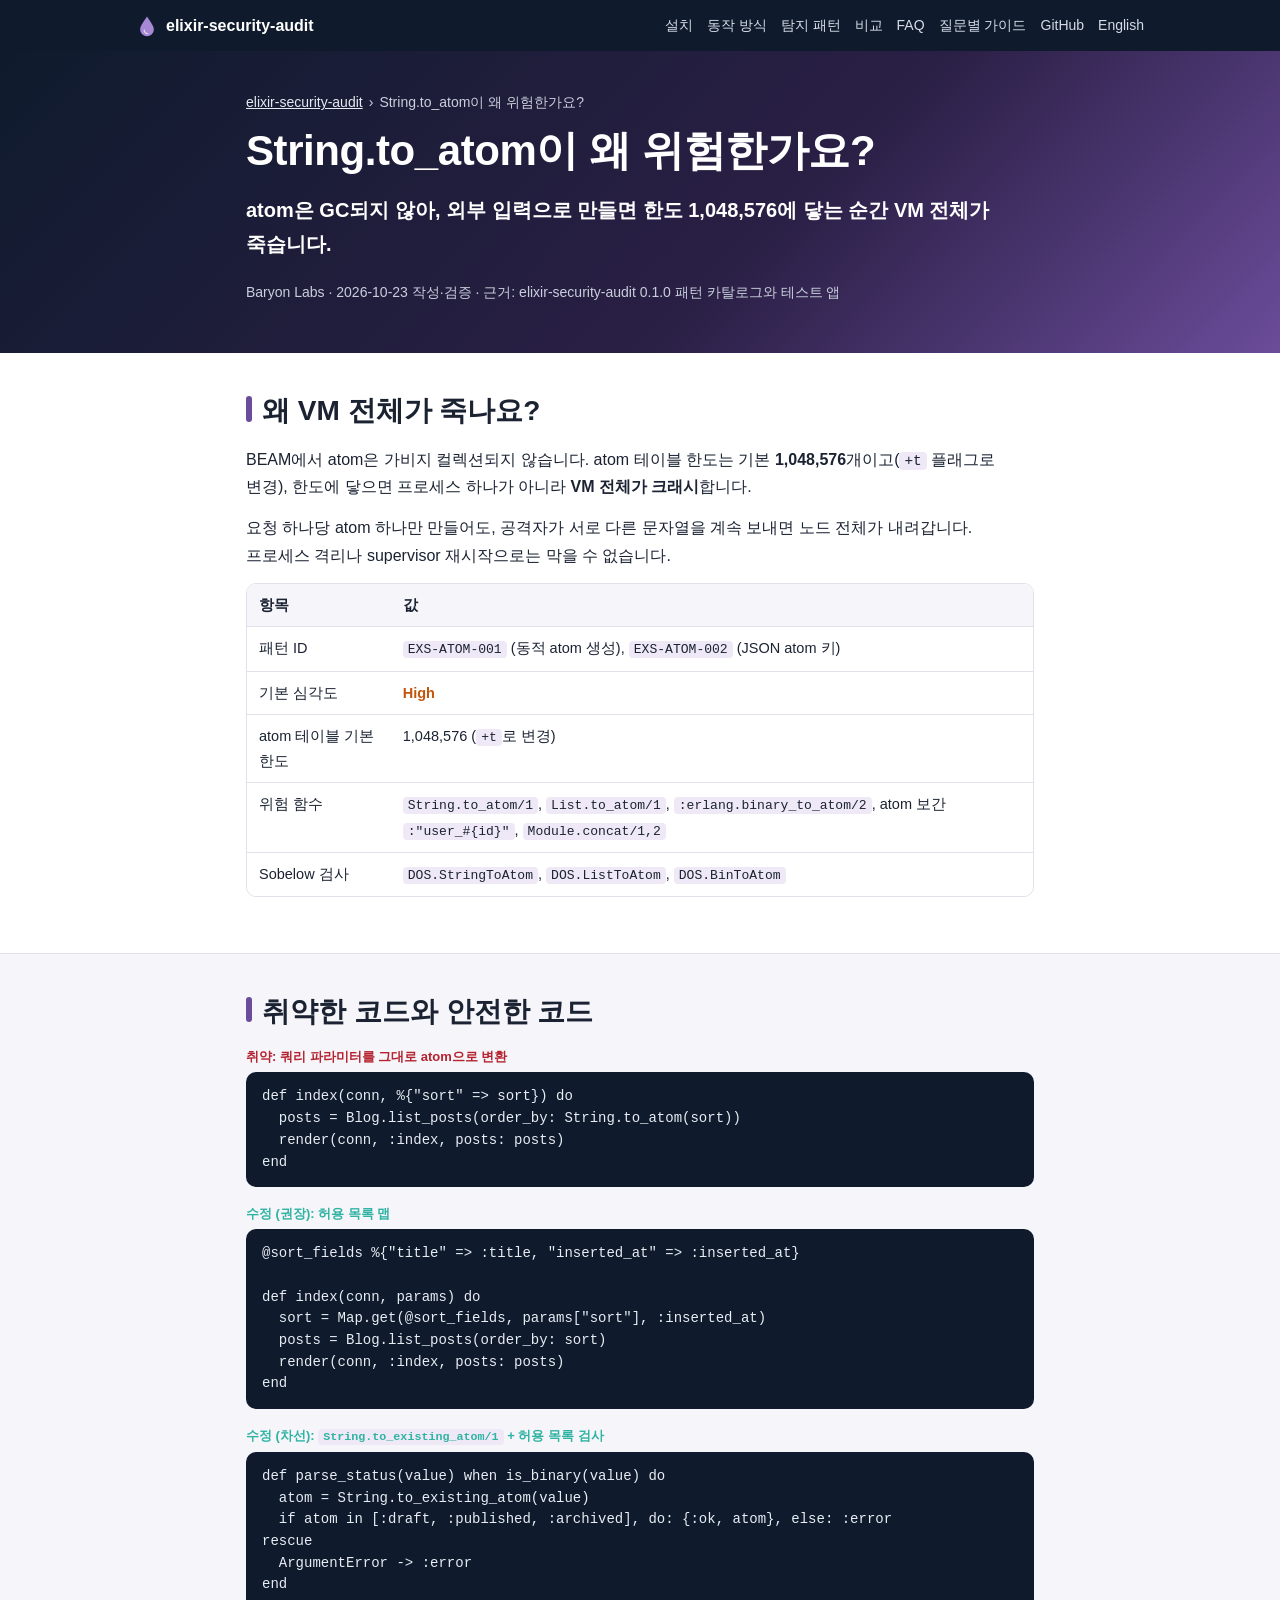
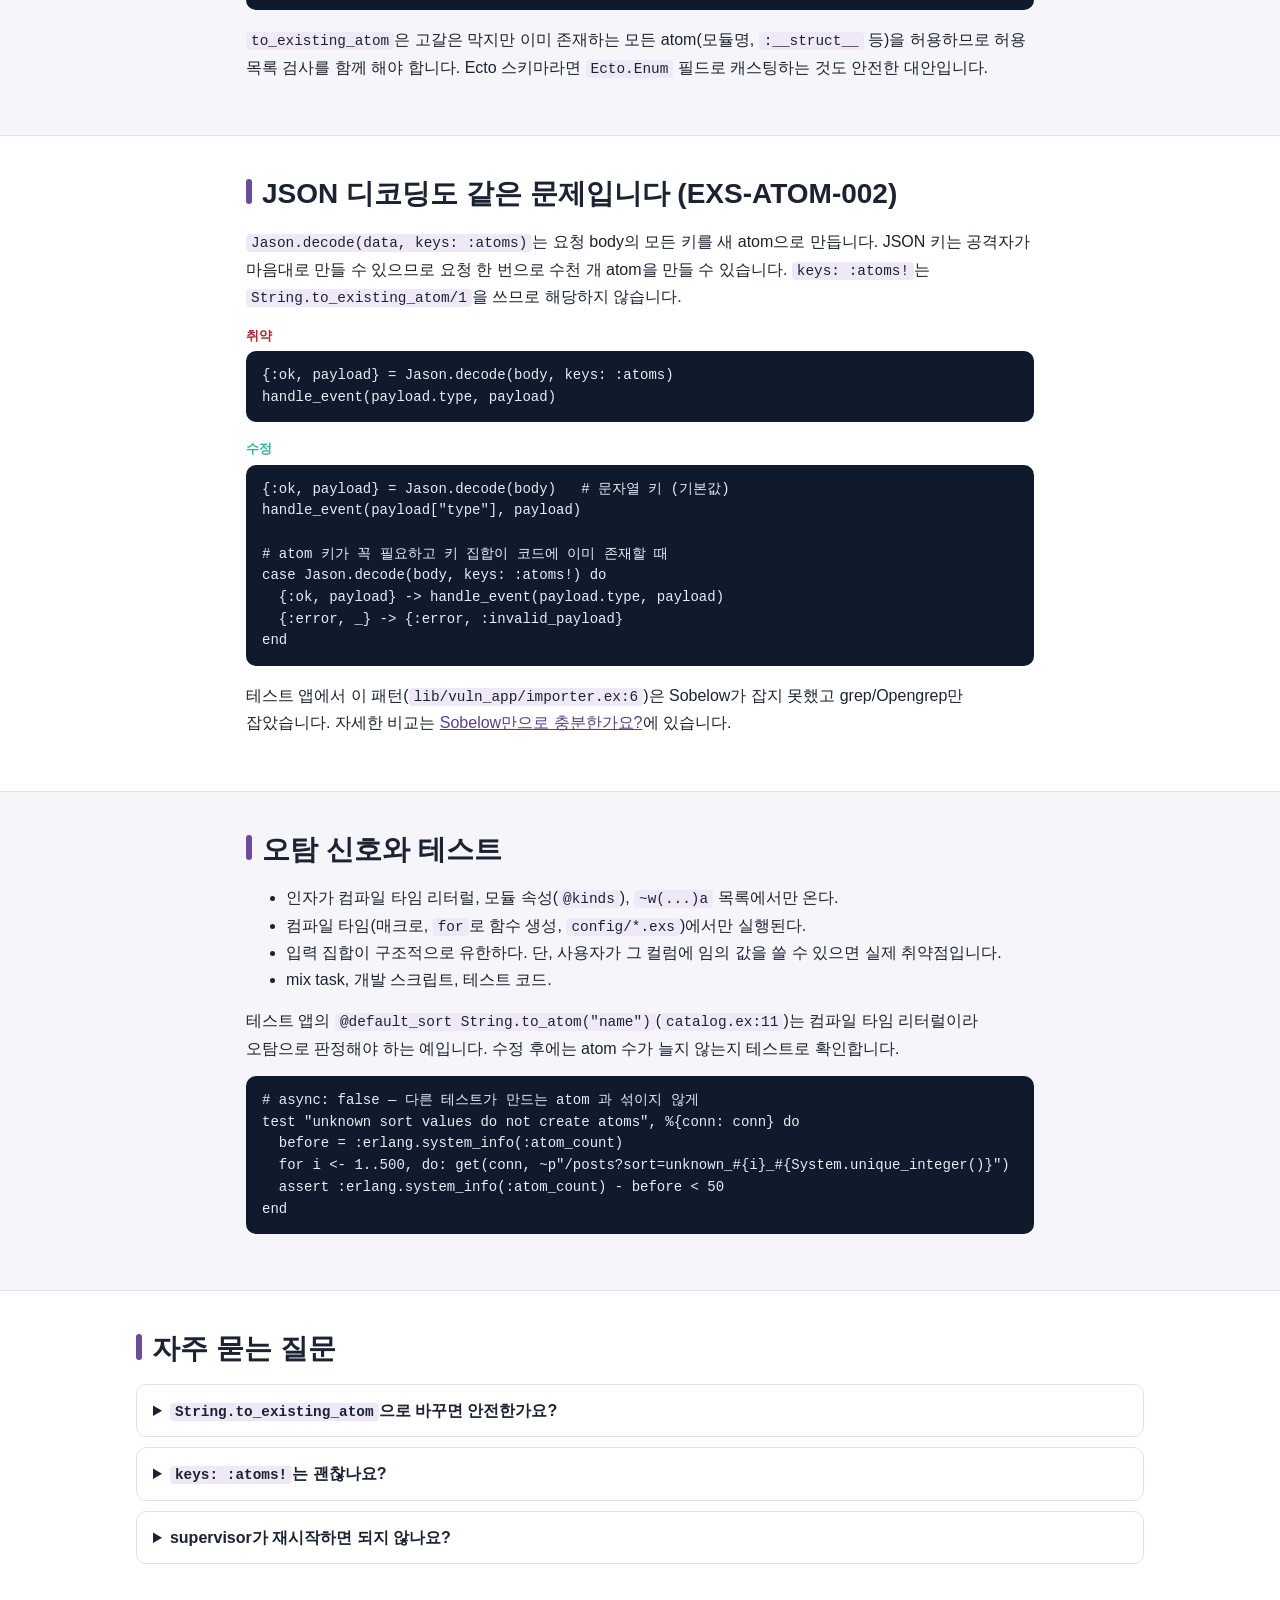
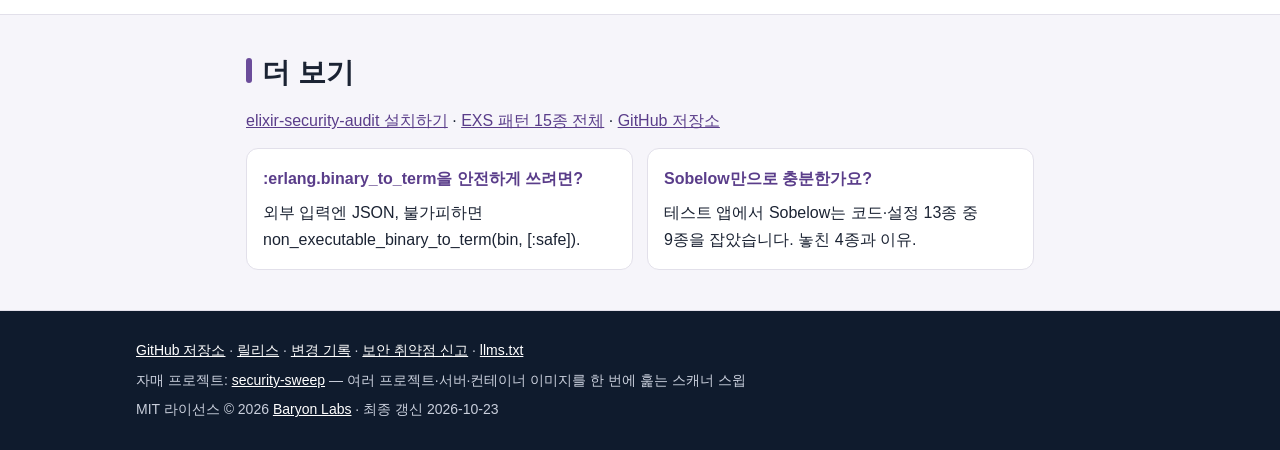
<file: site/ko/atom-exhaustion/index.html>
<!doctype html>
<html lang="ko">
<head>
<meta charset="utf-8">
<meta name="viewport" content="width=device-width, initial-scale=1">
<title>String.to_atom이 왜 위험한가요? Elixir atom 고갈 DoS와 안전한 수정법</title>
<meta name="description" content="String.to_atom에 외부 입력을 넣으면 GC되지 않는 atom이 쌓여 한도 1,048,576에 닿는 순간 Elixir VM 전체가 죽습니다. 취약·안전 코드 비교, Jason keys: :atoms 문제, 오탐 신호, 회귀 테스트 코드까지 예제로 정리했습니다.">
<link rel="canonical" href="https://baryonlabs.github.io/elixir-security-audit/ko/atom-exhaustion/">
<meta name="theme-color" content="#0f1b2d">
<meta name="color-scheme" content="light dark">
<meta name="author" content="Baryon Labs">
<link rel="icon" href="../../favicon.svg" type="image/svg+xml">
<link rel="stylesheet" href="../../assets/style.css">
<meta property="og:type" content="article">
<meta property="og:site_name" content="elixir-security-audit">
<meta property="og:title" content="String.to_atom이 왜 위험한가요? Elixir atom 고갈 DoS와 안전한 수정법">
<meta property="og:description" content="String.to_atom에 외부 입력을 넣으면 GC되지 않는 atom이 쌓여 한도 1,048,576에 닿는 순간 Elixir VM 전체가 죽습니다. 취약·안전 코드 비교, Jason keys: :atoms 문제, 오탐 신호, 회귀 테스트 코드까지 예제로 정리했습니다.">
<meta property="og:url" content="https://baryonlabs.github.io/elixir-security-audit/ko/atom-exhaustion/">
<meta property="og:image" content="https://baryonlabs.github.io/elixir-security-audit/og.png">
<meta property="og:image:width" content="1200">
<meta property="og:image:height" content="630">
<meta property="og:image:alt" content="Elixir 앱을 점검하고 고치는 5단계: 스캔, 분류, 수정, 검증, 보고">
<meta property="og:locale" content="ko_KR">
<meta property="og:locale:alternate" content="en_US">
<meta name="twitter:card" content="summary_large_image">
<meta name="twitter:title" content="String.to_atom이 왜 위험한가요? Elixir atom 고갈 DoS와 안전한 수정법">
<meta name="twitter:description" content="String.to_atom에 외부 입력을 넣으면 GC되지 않는 atom이 쌓여 한도 1,048,576에 닿는 순간 Elixir VM 전체가 죽습니다. 취약·안전 코드 비교, Jason keys: :atoms 문제, 오탐 신호, 회귀 테스트 코드까지 예제로 정리했습니다.">
<meta name="twitter:image" content="https://baryonlabs.github.io/elixir-security-audit/og.png">
<script type="application/ld+json">
{
 "@context": "https://schema.org",
 "@graph": [
  {
   "@type": "Organization",
   "@id": "https://baryonlabs.github.io/elixir-security-audit/#org",
   "name": "Baryon Labs",
   "url": "https://github.com/baryonlabs",
   "sameAs": [
    "https://github.com/baryonlabs"
   ]
  },
  {
   "@type": "TechArticle",
   "@id": "https://baryonlabs.github.io/elixir-security-audit/ko/atom-exhaustion/#article",
   "headline": "String.to_atom이 왜 위험한가요?",
   "description": "atom은 GC되지 않아, 외부 입력으로 만들면 한도 1,048,576에 닿는 순간 VM 전체가 죽습니다.",
   "inLanguage": "ko",
   "datePublished": "2026-10-23",
   "dateModified": "2026-10-23",
   "author": {
    "@id": "https://baryonlabs.github.io/elixir-security-audit/#org"
   },
   "publisher": {
    "@id": "https://baryonlabs.github.io/elixir-security-audit/#org"
   },
   "mainEntityOfPage": "https://baryonlabs.github.io/elixir-security-audit/ko/atom-exhaustion/",
   "image": "https://baryonlabs.github.io/elixir-security-audit/og.png",
   "about": [
    {
     "@type": "Thing",
     "name": "Atom exhaustion"
    },
    {
     "@type": "Thing",
     "name": "String.to_atom/1"
    },
    {
     "@type": "Thing",
     "name": "Elixir"
    },
    {
     "@type": "Thing",
     "name": "Denial of service"
    }
   ],
   "isPartOf": {
    "@type": "WebSite",
    "name": "elixir-security-audit",
    "url": "https://baryonlabs.github.io/elixir-security-audit/"
   },
   "mentions": {
    "@type": "SoftwareSourceCode",
    "@id": "https://baryonlabs.github.io/elixir-security-audit/#code",
    "name": "elixir-security-audit",
    "codeRepository": "https://github.com/baryonlabs/elixir-security-audit"
   }
  },
  {
   "@type": "FAQPage",
   "@id": "https://baryonlabs.github.io/elixir-security-audit/ko/atom-exhaustion/#faq",
   "mainEntity": [
    {
     "@type": "Question",
     "name": "String.to_existing_atom으로 바꾸면 안전한가요?",
     "acceptedAnswer": {
      "@type": "Answer",
      "text": "고갈은 막지만 이미 존재하는 모든 atom(모듈명, :__struct__ 등)을 허용하므로 허용 목록 검사를 함께 해야 합니다. 모르는 값이면 ArgumentError가 나므로 rescue해서 처리합니다."
     }
    },
    {
     "@type": "Question",
     "name": "keys: :atoms!는 괜찮나요?",
     "acceptedAnswer": {
      "@type": "Answer",
      "text": "keys: :atoms!는 String.to_existing_atom/1을 써서 새 atom을 만들지 않으므로 EXS-ATOM-002에 해당하지 않습니다. 다만 모르는 키가 오면 예외가 날 수 있어, 문자열 키와 Ecto changeset 검증을 우선 권합니다."
     }
    },
    {
     "@type": "Question",
     "name": "supervisor가 재시작하면 되지 않나요?",
     "acceptedAnswer": {
      "@type": "Answer",
      "text": "아니요. atom 테이블은 VM 전체가 공유하므로 한도에 닿으면 VM 전체가 크래시합니다. 프로세스 격리나 supervisor 재시작으로는 막을 수 없습니다."
     }
    }
   ]
  },
  {
   "@type": "BreadcrumbList",
   "itemListElement": [
    {
     "@type": "ListItem",
     "position": 1,
     "name": "elixir-security-audit",
     "item": "https://baryonlabs.github.io/elixir-security-audit/"
    },
    {
     "@type": "ListItem",
     "position": 2,
     "name": "String.to_atom이 왜 위험한가요?",
     "item": "https://baryonlabs.github.io/elixir-security-audit/ko/atom-exhaustion/"
    }
   ]
  }
 ]
}
</script>
</head>
<body>
<a class="skip" href="#main">본문으로 건너뛰기</a>
<header class="site-header"><div class="wrap">
<a class="brand" href="../../"><svg width="22" height="22" viewBox="0 0 32 32" aria-hidden="true"><path d="M16 2C11 10 6 15.5 6 21a10 10 0 0 0 20 0C26 15.5 21 10 16 2z" fill="#a688d4"/><path d="M12 22a5 5 0 0 0 5 5" stroke="#fff" stroke-width="2" fill="none" stroke-linecap="round" opacity=".7"/></svg><span>elixir-security-audit</span></a>
<nav class="site-nav" aria-label="주요 메뉴"><a href="../../#install">설치</a><a href="../../#workflow">동작 방식</a><a href="../../#patterns">탐지 패턴</a><a href="../../#compare">비교</a><a href="../../#faq">FAQ</a><a href="../../#guides">질문별 가이드</a><a href="https://github.com/baryonlabs/elixir-security-audit">GitHub</a><a href="../../en/" hreflang="en" lang="en">English</a></nav>
</div></header>
<main id="main">

<div class="hero"><div class="wrap article">
<nav class="crumbs" aria-label="경로"><ol><li><a href="../../">elixir-security-audit</a></li><li aria-current="page">String.to_atom이 왜 위험한가요?</li></ol></nav>
<h1>String.to_atom이 왜 위험한가요?</h1>
<p class="answer"><strong>atom은 GC되지 않아, 외부 입력으로 만들면 한도 1,048,576에 닿는 순간 VM 전체가 죽습니다.</strong></p>
<p class="meta-line">Baryon Labs · 2026-10-23 작성·검증 · 근거: elixir-security-audit 0.1.0 패턴 카탈로그와 테스트 앱</p>
</div></div>

<section id="why"><div class="wrap article">
<h2>왜 VM 전체가 죽나요?</h2>
<p>BEAM에서 atom은 가비지 컬렉션되지 않습니다. atom 테이블 한도는 기본 <strong>1,048,576</strong>개이고(<code>+t</code> 플래그로 변경), 한도에 닿으면 프로세스 하나가 아니라 <strong>VM 전체가 크래시</strong>합니다.</p>
<p>요청 하나당 atom 하나만 만들어도, 공격자가 서로 다른 문자열을 계속 보내면 노드 전체가 내려갑니다. 프로세스 격리나 supervisor 재시작으로는 막을 수 없습니다.</p>
<div class="table-wrap"><table><thead><tr><th>항목</th><th>값</th></tr></thead><tbody>
<tr><td>패턴 ID</td><td><code>EXS-ATOM-001</code> (동적 atom 생성), <code>EXS-ATOM-002</code> (JSON atom 키)</td></tr>
<tr><td>기본 심각도</td><td class="sev sev-h">High</td></tr>
<tr><td>atom 테이블 기본 한도</td><td>1,048,576 (<code>+t</code>로 변경)</td></tr>
<tr><td>위험 함수</td><td><code>String.to_atom/1</code>, <code>List.to_atom/1</code>, <code>:erlang.binary_to_atom/2</code>, atom 보간 <code>:"user_#{id}"</code>, <code>Module.concat/1,2</code></td></tr>
<tr><td>Sobelow 검사</td><td><code>DOS.StringToAtom</code>, <code>DOS.ListToAtom</code>, <code>DOS.BinToAtom</code></td></tr>
</tbody></table></div>
</div></section>

<section id="code"><div class="wrap article">
<h2>취약한 코드와 안전한 코드</h2>
<p class="code-label bad">취약: 쿼리 파라미터를 그대로 atom으로 변환</p>
<pre><code class="language-elixir">def index(conn, %{&quot;sort&quot; =&gt; sort}) do
  posts = Blog.list_posts(order_by: String.to_atom(sort))
  render(conn, :index, posts: posts)
end</code></pre>
<p class="code-label good">수정 (권장): 허용 목록 맵</p>
<pre><code class="language-elixir">@sort_fields %{&quot;title&quot; =&gt; :title, &quot;inserted_at&quot; =&gt; :inserted_at}

def index(conn, params) do
  sort = Map.get(@sort_fields, params[&quot;sort&quot;], :inserted_at)
  posts = Blog.list_posts(order_by: sort)
  render(conn, :index, posts: posts)
end</code></pre>
<p class="code-label good">수정 (차선): <code>String.to_existing_atom/1</code> + 허용 목록 검사</p>
<pre><code class="language-elixir">def parse_status(value) when is_binary(value) do
  atom = String.to_existing_atom(value)
  if atom in [:draft, :published, :archived], do: {:ok, atom}, else: :error
rescue
  ArgumentError -&gt; :error
end</code></pre>
<p><code>to_existing_atom</code>은 고갈은 막지만 이미 존재하는 모든 atom(모듈명, <code>:__struct__</code> 등)을 허용하므로 허용 목록 검사를 함께 해야 합니다. Ecto 스키마라면 <code>Ecto.Enum</code> 필드로 캐스팅하는 것도 안전한 대안입니다.</p>
</div></section>

<section id="json"><div class="wrap article">
<h2>JSON 디코딩도 같은 문제입니다 (EXS-ATOM-002)</h2>
<p><code>Jason.decode(data, keys: :atoms)</code>는 요청 body의 모든 키를 새 atom으로 만듭니다. JSON 키는 공격자가 마음대로 만들 수 있으므로 요청 한 번으로 수천 개 atom을 만들 수 있습니다. <code>keys: :atoms!</code>는 <code>String.to_existing_atom/1</code>을 쓰므로 해당하지 않습니다.</p>
<p class="code-label bad">취약</p>
<pre><code class="language-elixir">{:ok, payload} = Jason.decode(body, keys: :atoms)
handle_event(payload.type, payload)</code></pre>
<p class="code-label good">수정</p>
<pre><code class="language-elixir">{:ok, payload} = Jason.decode(body)   # 문자열 키 (기본값)
handle_event(payload[&quot;type&quot;], payload)

# atom 키가 꼭 필요하고 키 집합이 코드에 이미 존재할 때
case Jason.decode(body, keys: :atoms!) do
  {:ok, payload} -&gt; handle_event(payload.type, payload)
  {:error, _} -&gt; {:error, :invalid_payload}
end</code></pre>
<p>테스트 앱에서 이 패턴(<code>lib/vuln_app/importer.ex:6</code>)은 Sobelow가 잡지 못했고 grep/Opengrep만 잡았습니다. 자세한 비교는 <a href="../sobelow-vs-semgrep/">Sobelow만으로 충분한가요?</a>에 있습니다.</p>
</div></section>

<section id="fp"><div class="wrap article">
<h2>오탐 신호와 테스트</h2>
<ul>
<li>인자가 컴파일 타임 리터럴, 모듈 속성(<code>@kinds</code>), <code>~w(...)a</code> 목록에서만 온다.</li>
<li>컴파일 타임(매크로, <code>for</code>로 함수 생성, <code>config/*.exs</code>)에서만 실행된다.</li>
<li>입력 집합이 구조적으로 유한하다. 단, 사용자가 그 컬럼에 임의 값을 쓸 수 있으면 실제 취약점입니다.</li>
<li>mix task, 개발 스크립트, 테스트 코드.</li>
</ul>
<p>테스트 앱의 <code>@default_sort String.to_atom("name")</code>(<code>catalog.ex:11</code>)는 컴파일 타임 리터럴이라 오탐으로 판정해야 하는 예입니다. 수정 후에는 atom 수가 늘지 않는지 테스트로 확인합니다.</p>
<pre><code class="language-elixir"># async: false — 다른 테스트가 만드는 atom 과 섞이지 않게
test &quot;unknown sort values do not create atoms&quot;, %{conn: conn} do
  before = :erlang.system_info(:atom_count)
  for i &lt;- 1..500, do: get(conn, ~p&quot;/posts?sort=unknown_#{i}_#{System.unique_integer()}&quot;)
  assert :erlang.system_info(:atom_count) - before &lt; 50
end</code></pre>
</div></section>

<section id="faq" class="faq"><div class="wrap"><h2>자주 묻는 질문</h2>
<details><summary><code>String.to_existing_atom</code>으로 바꾸면 안전한가요?</summary><p>고갈은 막지만 이미 존재하는 모든 atom(모듈명, <code>:__struct__</code> 등)을 허용하므로 허용 목록 검사를 함께 해야 합니다. 모르는 값이면 <code>ArgumentError</code>가 나므로 rescue해서 처리합니다.</p></details>
<details><summary><code>keys: :atoms!</code>는 괜찮나요?</summary><p><code>keys: :atoms!</code>는 <code>String.to_existing_atom/1</code>을 써서 새 atom을 만들지 않으므로 EXS-ATOM-002에 해당하지 않습니다. 다만 모르는 키가 오면 예외가 날 수 있어, 문자열 키와 Ecto changeset 검증을 우선 권합니다.</p></details>
<details><summary>supervisor가 재시작하면 되지 않나요?</summary><p>아니요. atom 테이블은 VM 전체가 공유하므로 한도에 닿으면 VM 전체가 크래시합니다. 프로세스 격리나 supervisor 재시작으로는 막을 수 없습니다.</p></details>
</div></section>
<section id="more"><div class="wrap article">
<h2>더 보기</h2>
<p><a href="../../#install">elixir-security-audit 설치하기</a> · <a href="../../#patterns">EXS 패턴 15종 전체</a> · <a href="https://github.com/baryonlabs/elixir-security-audit">GitHub 저장소</a></p>
<div class="cards"><a class="card" href="../../ko/binary-to-term/"><strong>:erlang.binary_to_term을 안전하게 쓰려면?</strong>외부 입력엔 JSON, 불가피하면 non_executable_binary_to_term(bin, [:safe]).</a><a class="card" href="../../ko/sobelow-vs-semgrep/"><strong>Sobelow만으로 충분한가요?</strong>테스트 앱에서 Sobelow는 코드·설정 13종 중 9종을 잡았습니다. 놓친 4종과 이유.</a></div>
</div></section>

</main>
<footer><div class="wrap">
<p><a href="https://github.com/baryonlabs/elixir-security-audit">GitHub 저장소</a> · <a href="https://github.com/baryonlabs/elixir-security-audit/releases">릴리스</a> · <a href="https://github.com/baryonlabs/elixir-security-audit/blob/main/CHANGELOG.md">변경 기록</a> · <a href="https://github.com/baryonlabs/elixir-security-audit/blob/main/SECURITY.md">보안 취약점 신고</a> · <a href="../../llms.txt">llms.txt</a></p><p>자매 프로젝트: <a href="https://github.com/baryonlabs/security-sweep">security-sweep</a> — 여러 프로젝트·서버·컨테이너 이미지를 한 번에 훑는 스캐너 스윕</p><p>MIT 라이선스 © 2026 <a href="https://github.com/baryonlabs">Baryon Labs</a> · 최종 갱신 2026-10-23</p>
</div></footer>
</body>
</html>
</file>
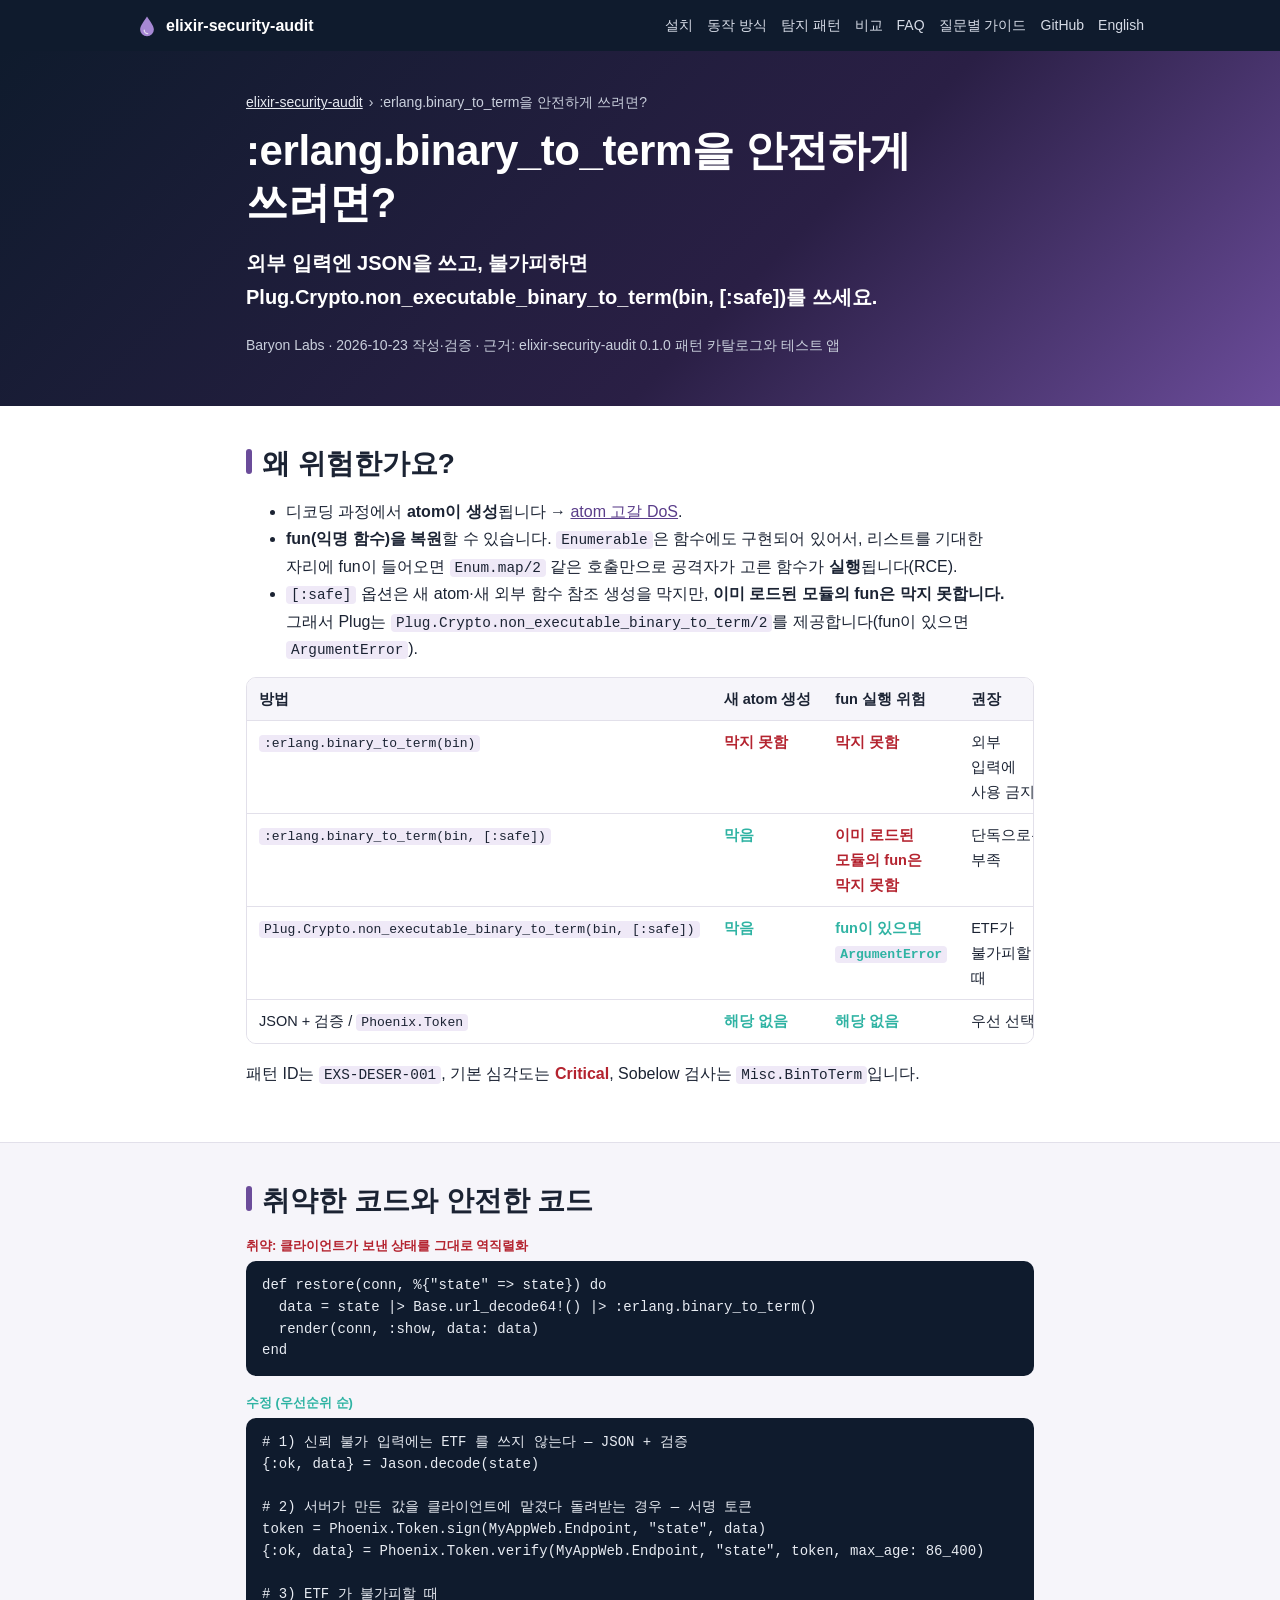
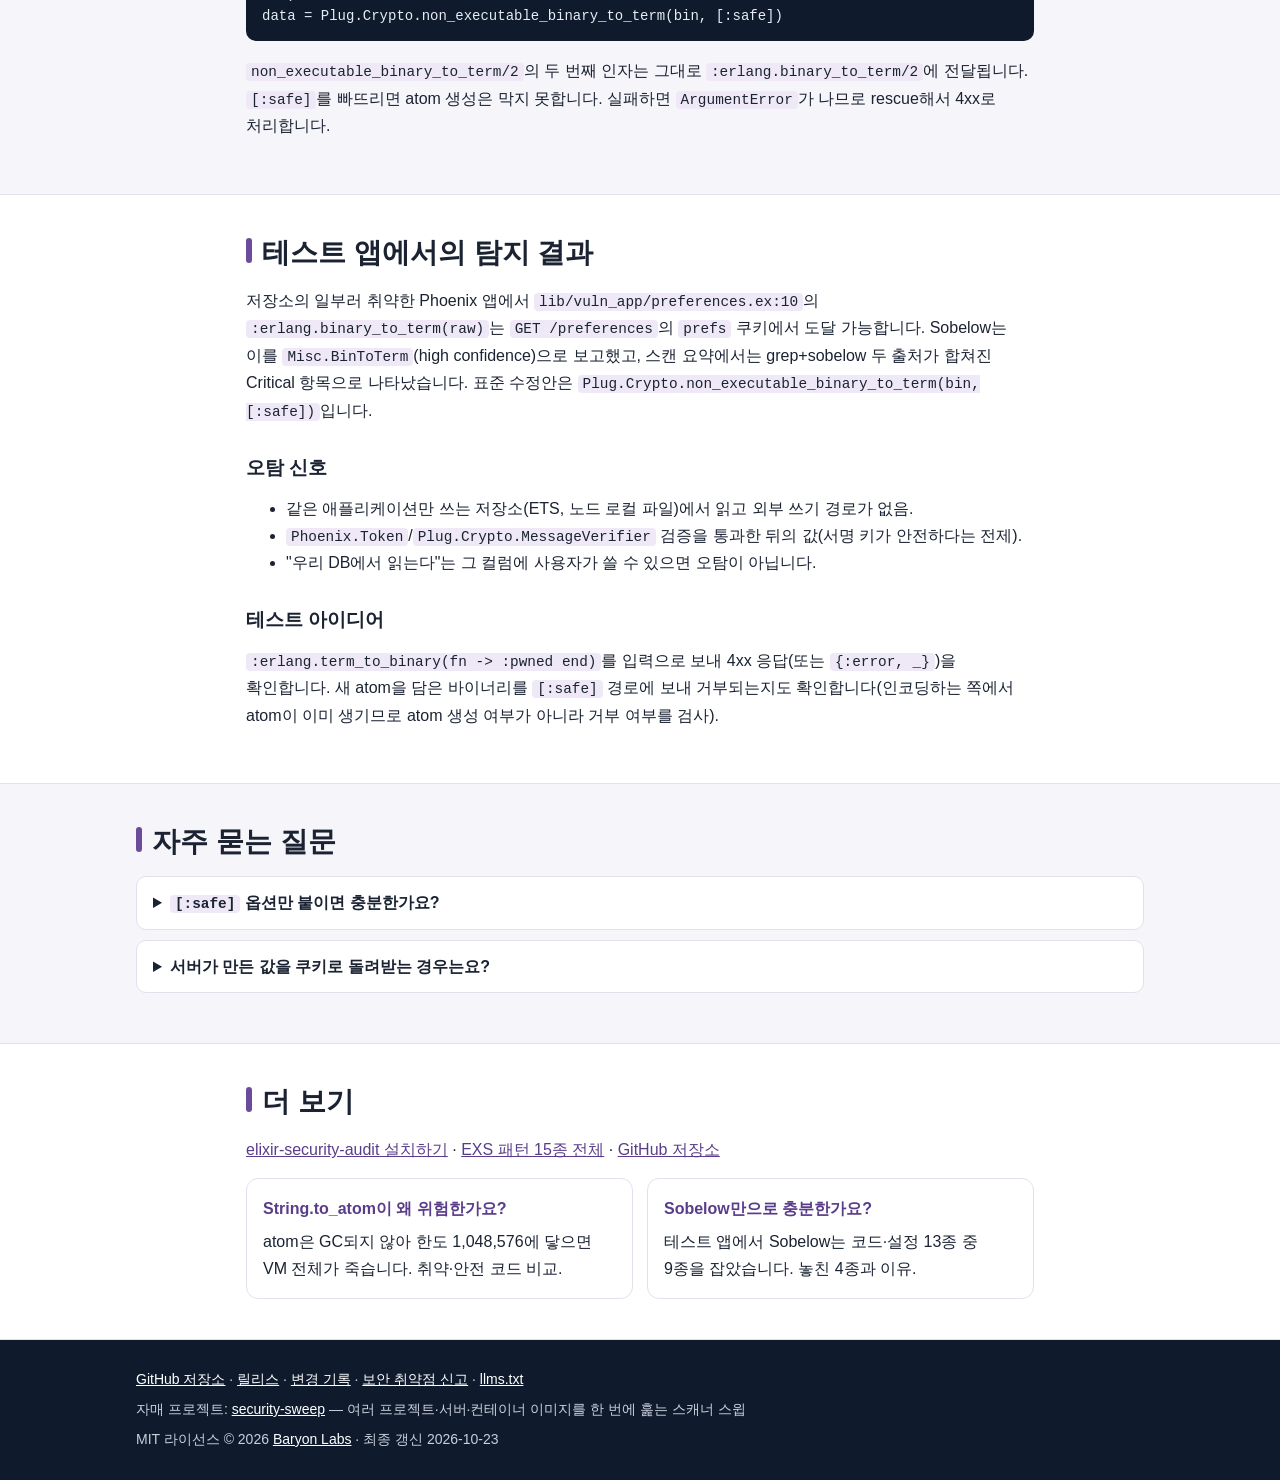
<file: site/ko/binary-to-term/index.html>
<!doctype html>
<html lang="ko">
<head>
<meta charset="utf-8">
<meta name="viewport" content="width=device-width, initial-scale=1">
<title>:erlang.binary_to_term을 안전하게 쓰려면? Elixir 역직렬화 RCE 방어법</title>
<meta name="description" content=":erlang.binary_to_term에 외부 입력을 넣으면 atom 고갈과 fun 실행(RCE)이 가능합니다. [:safe]만으로 부족한 이유, JSON·Phoenix.Token·non_executable_binary_to_term 수정 순서, 오탐 신호를 코드로 정리.">
<link rel="canonical" href="https://baryonlabs.github.io/elixir-security-audit/ko/binary-to-term/">
<meta name="theme-color" content="#0f1b2d">
<meta name="color-scheme" content="light dark">
<meta name="author" content="Baryon Labs">
<link rel="icon" href="../../favicon.svg" type="image/svg+xml">
<link rel="stylesheet" href="../../assets/style.css">
<meta property="og:type" content="article">
<meta property="og:site_name" content="elixir-security-audit">
<meta property="og:title" content=":erlang.binary_to_term을 안전하게 쓰려면? Elixir 역직렬화 RCE 방어법">
<meta property="og:description" content=":erlang.binary_to_term에 외부 입력을 넣으면 atom 고갈과 fun 실행(RCE)이 가능합니다. [:safe]만으로 부족한 이유, JSON·Phoenix.Token·non_executable_binary_to_term 수정 순서, 오탐 신호를 코드로 정리.">
<meta property="og:url" content="https://baryonlabs.github.io/elixir-security-audit/ko/binary-to-term/">
<meta property="og:image" content="https://baryonlabs.github.io/elixir-security-audit/og.png">
<meta property="og:image:width" content="1200">
<meta property="og:image:height" content="630">
<meta property="og:image:alt" content="Elixir 앱을 점검하고 고치는 5단계: 스캔, 분류, 수정, 검증, 보고">
<meta property="og:locale" content="ko_KR">
<meta property="og:locale:alternate" content="en_US">
<meta name="twitter:card" content="summary_large_image">
<meta name="twitter:title" content=":erlang.binary_to_term을 안전하게 쓰려면? Elixir 역직렬화 RCE 방어법">
<meta name="twitter:description" content=":erlang.binary_to_term에 외부 입력을 넣으면 atom 고갈과 fun 실행(RCE)이 가능합니다. [:safe]만으로 부족한 이유, JSON·Phoenix.Token·non_executable_binary_to_term 수정 순서, 오탐 신호를 코드로 정리.">
<meta name="twitter:image" content="https://baryonlabs.github.io/elixir-security-audit/og.png">
<script type="application/ld+json">
{
 "@context": "https://schema.org",
 "@graph": [
  {
   "@type": "Organization",
   "@id": "https://baryonlabs.github.io/elixir-security-audit/#org",
   "name": "Baryon Labs",
   "url": "https://github.com/baryonlabs",
   "sameAs": [
    "https://github.com/baryonlabs"
   ]
  },
  {
   "@type": "TechArticle",
   "@id": "https://baryonlabs.github.io/elixir-security-audit/ko/binary-to-term/#article",
   "headline": ":erlang.binary_to_term을 안전하게 쓰려면?",
   "description": "외부 입력엔 JSON을 쓰고, 불가피하면 Plug.Crypto.non_executable_binary_to_term(bin, [:safe])를 쓰세요.",
   "inLanguage": "ko",
   "datePublished": "2026-10-23",
   "dateModified": "2026-10-23",
   "author": {
    "@id": "https://baryonlabs.github.io/elixir-security-audit/#org"
   },
   "publisher": {
    "@id": "https://baryonlabs.github.io/elixir-security-audit/#org"
   },
   "mainEntityOfPage": "https://baryonlabs.github.io/elixir-security-audit/ko/binary-to-term/",
   "image": "https://baryonlabs.github.io/elixir-security-audit/og.png",
   "about": [
    {
     "@type": "Thing",
     "name": "Insecure deserialization"
    },
    {
     "@type": "Thing",
     "name": ":erlang.binary_to_term/2"
    },
    {
     "@type": "Thing",
     "name": "Elixir"
    },
    {
     "@type": "Thing",
     "name": "Remote code execution"
    }
   ],
   "isPartOf": {
    "@type": "WebSite",
    "name": "elixir-security-audit",
    "url": "https://baryonlabs.github.io/elixir-security-audit/"
   },
   "mentions": {
    "@type": "SoftwareSourceCode",
    "@id": "https://baryonlabs.github.io/elixir-security-audit/#code",
    "name": "elixir-security-audit",
    "codeRepository": "https://github.com/baryonlabs/elixir-security-audit"
   }
  },
  {
   "@type": "FAQPage",
   "@id": "https://baryonlabs.github.io/elixir-security-audit/ko/binary-to-term/#faq",
   "mainEntity": [
    {
     "@type": "Question",
     "name": "[:safe] 옵션만 붙이면 충분한가요?",
     "acceptedAnswer": {
      "@type": "Answer",
      "text": "아니요. [:safe]는 새 atom과 새 외부 함수 참조 생성을 막지만 이미 로드된 모듈의 fun은 막지 못합니다. ETF가 불가피하면 Plug.Crypto.non_executable_binary_to_term(bin, [:safe])를 쓰세요."
     }
    },
    {
     "@type": "Question",
     "name": "서버가 만든 값을 쿠키로 돌려받는 경우는요?",
     "acceptedAnswer": {
      "@type": "Answer",
      "text": "Phoenix.Token.sign/3으로 서명하고 Phoenix.Token.verify/4로 검증해 돌려받습니다. 서명 키가 안전하다는 전제에서 검증을 통과한 값은 오탐으로 판정할 수 있습니다."
     }
    }
   ]
  },
  {
   "@type": "BreadcrumbList",
   "itemListElement": [
    {
     "@type": "ListItem",
     "position": 1,
     "name": "elixir-security-audit",
     "item": "https://baryonlabs.github.io/elixir-security-audit/"
    },
    {
     "@type": "ListItem",
     "position": 2,
     "name": ":erlang.binary_to_term을 안전하게 쓰려면?",
     "item": "https://baryonlabs.github.io/elixir-security-audit/ko/binary-to-term/"
    }
   ]
  }
 ]
}
</script>
</head>
<body>
<a class="skip" href="#main">본문으로 건너뛰기</a>
<header class="site-header"><div class="wrap">
<a class="brand" href="../../"><svg width="22" height="22" viewBox="0 0 32 32" aria-hidden="true"><path d="M16 2C11 10 6 15.5 6 21a10 10 0 0 0 20 0C26 15.5 21 10 16 2z" fill="#a688d4"/><path d="M12 22a5 5 0 0 0 5 5" stroke="#fff" stroke-width="2" fill="none" stroke-linecap="round" opacity=".7"/></svg><span>elixir-security-audit</span></a>
<nav class="site-nav" aria-label="주요 메뉴"><a href="../../#install">설치</a><a href="../../#workflow">동작 방식</a><a href="../../#patterns">탐지 패턴</a><a href="../../#compare">비교</a><a href="../../#faq">FAQ</a><a href="../../#guides">질문별 가이드</a><a href="https://github.com/baryonlabs/elixir-security-audit">GitHub</a><a href="../../en/" hreflang="en" lang="en">English</a></nav>
</div></header>
<main id="main">

<div class="hero"><div class="wrap article">
<nav class="crumbs" aria-label="경로"><ol><li><a href="../../">elixir-security-audit</a></li><li aria-current="page">:erlang.binary_to_term을 안전하게 쓰려면?</li></ol></nav>
<h1>:erlang.binary_to_term을 안전하게 쓰려면?</h1>
<p class="answer"><strong>외부 입력엔 JSON을 쓰고, 불가피하면 Plug.Crypto.non_executable_binary_to_term(bin, [:safe])를 쓰세요.</strong></p>
<p class="meta-line">Baryon Labs · 2026-10-23 작성·검증 · 근거: elixir-security-audit 0.1.0 패턴 카탈로그와 테스트 앱</p>
</div></div>

<section id="why"><div class="wrap article">
<h2>왜 위험한가요?</h2>
<ul>
<li>디코딩 과정에서 <strong>atom이 생성</strong>됩니다 → <a href="../atom-exhaustion/">atom 고갈 DoS</a>.</li>
<li><strong>fun(익명 함수)을 복원</strong>할 수 있습니다. <code>Enumerable</code>은 함수에도 구현되어 있어서, 리스트를 기대한 자리에 fun이 들어오면 <code>Enum.map/2</code> 같은 호출만으로 공격자가 고른 함수가 <strong>실행</strong>됩니다(RCE).</li>
<li><code>[:safe]</code> 옵션은 새 atom·새 외부 함수 참조 생성을 막지만, <strong>이미 로드된 모듈의 fun은 막지 못합니다.</strong> 그래서 Plug는 <code>Plug.Crypto.non_executable_binary_to_term/2</code>를 제공합니다(fun이 있으면 <code>ArgumentError</code>).</li>
</ul>
<div class="table-wrap"><table><thead><tr><th>방법</th><th>새 atom 생성</th><th>fun 실행 위험</th><th>권장</th></tr></thead><tbody>
<tr><td><code>:erlang.binary_to_term(bin)</code></td><td class="no">막지 못함</td><td class="no">막지 못함</td><td>외부 입력에 사용 금지</td></tr>
<tr><td><code>:erlang.binary_to_term(bin, [:safe])</code></td><td class="yes">막음</td><td class="no">이미 로드된 모듈의 fun은 막지 못함</td><td>단독으로는 부족</td></tr>
<tr><td><code>Plug.Crypto.non_executable_binary_to_term(bin, [:safe])</code></td><td class="yes">막음</td><td class="yes">fun이 있으면 <code>ArgumentError</code></td><td>ETF가 불가피할 때</td></tr>
<tr><td>JSON + 검증 / <code>Phoenix.Token</code></td><td class="yes">해당 없음</td><td class="yes">해당 없음</td><td>우선 선택</td></tr>
</tbody></table></div>
<p>패턴 ID는 <code>EXS-DESER-001</code>, 기본 심각도는 <span class="sev sev-c">Critical</span>, Sobelow 검사는 <code>Misc.BinToTerm</code>입니다.</p>
</div></section>

<section id="code"><div class="wrap article">
<h2>취약한 코드와 안전한 코드</h2>
<p class="code-label bad">취약: 클라이언트가 보낸 상태를 그대로 역직렬화</p>
<pre><code class="language-elixir">def restore(conn, %{&quot;state&quot; =&gt; state}) do
  data = state |&gt; Base.url_decode64!() |&gt; :erlang.binary_to_term()
  render(conn, :show, data: data)
end</code></pre>
<p class="code-label good">수정 (우선순위 순)</p>
<pre><code class="language-elixir"># 1) 신뢰 불가 입력에는 ETF 를 쓰지 않는다 — JSON + 검증
{:ok, data} = Jason.decode(state)

# 2) 서버가 만든 값을 클라이언트에 맡겼다 돌려받는 경우 — 서명 토큰
token = Phoenix.Token.sign(MyAppWeb.Endpoint, &quot;state&quot;, data)
{:ok, data} = Phoenix.Token.verify(MyAppWeb.Endpoint, &quot;state&quot;, token, max_age: 86_400)

# 3) ETF 가 불가피할 때
data = Plug.Crypto.non_executable_binary_to_term(bin, [:safe])</code></pre>
<p><code>non_executable_binary_to_term/2</code>의 두 번째 인자는 그대로 <code>:erlang.binary_to_term/2</code>에 전달됩니다. <code>[:safe]</code>를 빠뜨리면 atom 생성은 막지 못합니다. 실패하면 <code>ArgumentError</code>가 나므로 rescue해서 4xx로 처리합니다.</p>
</div></section>

<section id="evidence"><div class="wrap article">
<h2>테스트 앱에서의 탐지 결과</h2>
<p>저장소의 일부러 취약한 Phoenix 앱에서 <code>lib/vuln_app/preferences.ex:10</code>의 <code>:erlang.binary_to_term(raw)</code>는 <code>GET /preferences</code>의 <code>prefs</code> 쿠키에서 도달 가능합니다. Sobelow는 이를 <code>Misc.BinToTerm</code>(high confidence)으로 보고했고, 스캔 요약에서는 grep+sobelow 두 출처가 합쳐진 Critical 항목으로 나타났습니다. 표준 수정안은 <code>Plug.Crypto.non_executable_binary_to_term(bin, [:safe])</code>입니다.</p>
<h3>오탐 신호</h3>
<ul>
<li>같은 애플리케이션만 쓰는 저장소(ETS, 노드 로컬 파일)에서 읽고 외부 쓰기 경로가 없음.</li>
<li><code>Phoenix.Token</code>/<code>Plug.Crypto.MessageVerifier</code> 검증을 통과한 뒤의 값(서명 키가 안전하다는 전제).</li>
<li>"우리 DB에서 읽는다"는 그 컬럼에 사용자가 쓸 수 있으면 오탐이 아닙니다.</li>
</ul>
<h3>테스트 아이디어</h3>
<p><code>:erlang.term_to_binary(fn -&gt; :pwned end)</code>를 입력으로 보내 4xx 응답(또는 <code>{:error, _}</code>)을 확인합니다. 새 atom을 담은 바이너리를 <code>[:safe]</code> 경로에 보내 거부되는지도 확인합니다(인코딩하는 쪽에서 atom이 이미 생기므로 atom 생성 여부가 아니라 거부 여부를 검사).</p>
</div></section>

<section id="faq" class="faq"><div class="wrap"><h2>자주 묻는 질문</h2>
<details><summary><code>[:safe]</code> 옵션만 붙이면 충분한가요?</summary><p>아니요. <code>[:safe]</code>는 새 atom과 새 외부 함수 참조 생성을 막지만 이미 로드된 모듈의 fun은 막지 못합니다. ETF가 불가피하면 <code>Plug.Crypto.non_executable_binary_to_term(bin, [:safe])</code>를 쓰세요.</p></details>
<details><summary>서버가 만든 값을 쿠키로 돌려받는 경우는요?</summary><p><code>Phoenix.Token.sign/3</code>으로 서명하고 <code>Phoenix.Token.verify/4</code>로 검증해 돌려받습니다. 서명 키가 안전하다는 전제에서 검증을 통과한 값은 오탐으로 판정할 수 있습니다.</p></details>
</div></section>
<section id="more"><div class="wrap article">
<h2>더 보기</h2>
<p><a href="../../#install">elixir-security-audit 설치하기</a> · <a href="../../#patterns">EXS 패턴 15종 전체</a> · <a href="https://github.com/baryonlabs/elixir-security-audit">GitHub 저장소</a></p>
<div class="cards"><a class="card" href="../../ko/atom-exhaustion/"><strong>String.to_atom이 왜 위험한가요?</strong>atom은 GC되지 않아 한도 1,048,576에 닿으면 VM 전체가 죽습니다. 취약·안전 코드 비교.</a><a class="card" href="../../ko/sobelow-vs-semgrep/"><strong>Sobelow만으로 충분한가요?</strong>테스트 앱에서 Sobelow는 코드·설정 13종 중 9종을 잡았습니다. 놓친 4종과 이유.</a></div>
</div></section>

</main>
<footer><div class="wrap">
<p><a href="https://github.com/baryonlabs/elixir-security-audit">GitHub 저장소</a> · <a href="https://github.com/baryonlabs/elixir-security-audit/releases">릴리스</a> · <a href="https://github.com/baryonlabs/elixir-security-audit/blob/main/CHANGELOG.md">변경 기록</a> · <a href="https://github.com/baryonlabs/elixir-security-audit/blob/main/SECURITY.md">보안 취약점 신고</a> · <a href="../../llms.txt">llms.txt</a></p><p>자매 프로젝트: <a href="https://github.com/baryonlabs/security-sweep">security-sweep</a> — 여러 프로젝트·서버·컨테이너 이미지를 한 번에 훑는 스캐너 스윕</p><p>MIT 라이선스 © 2026 <a href="https://github.com/baryonlabs">Baryon Labs</a> · 최종 갱신 2026-10-23</p>
</div></footer>
</body>
</html>
</file>
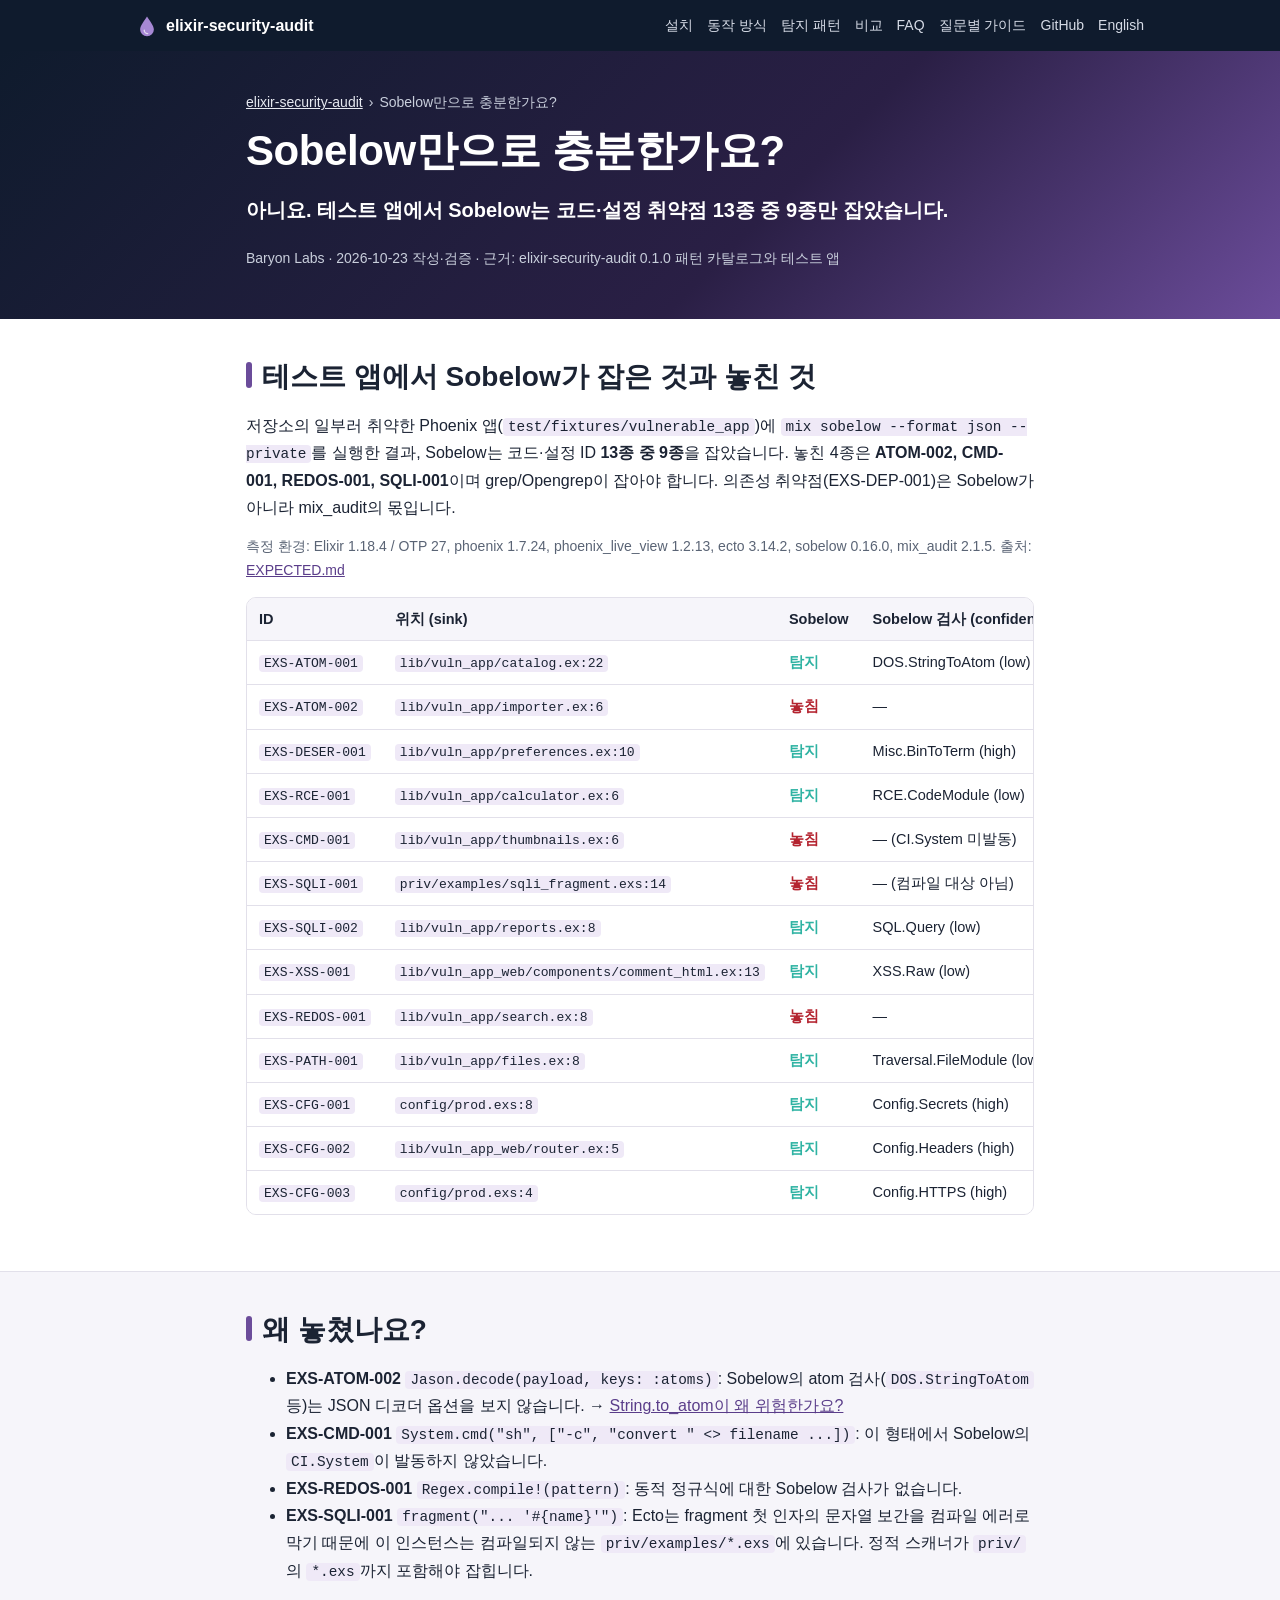
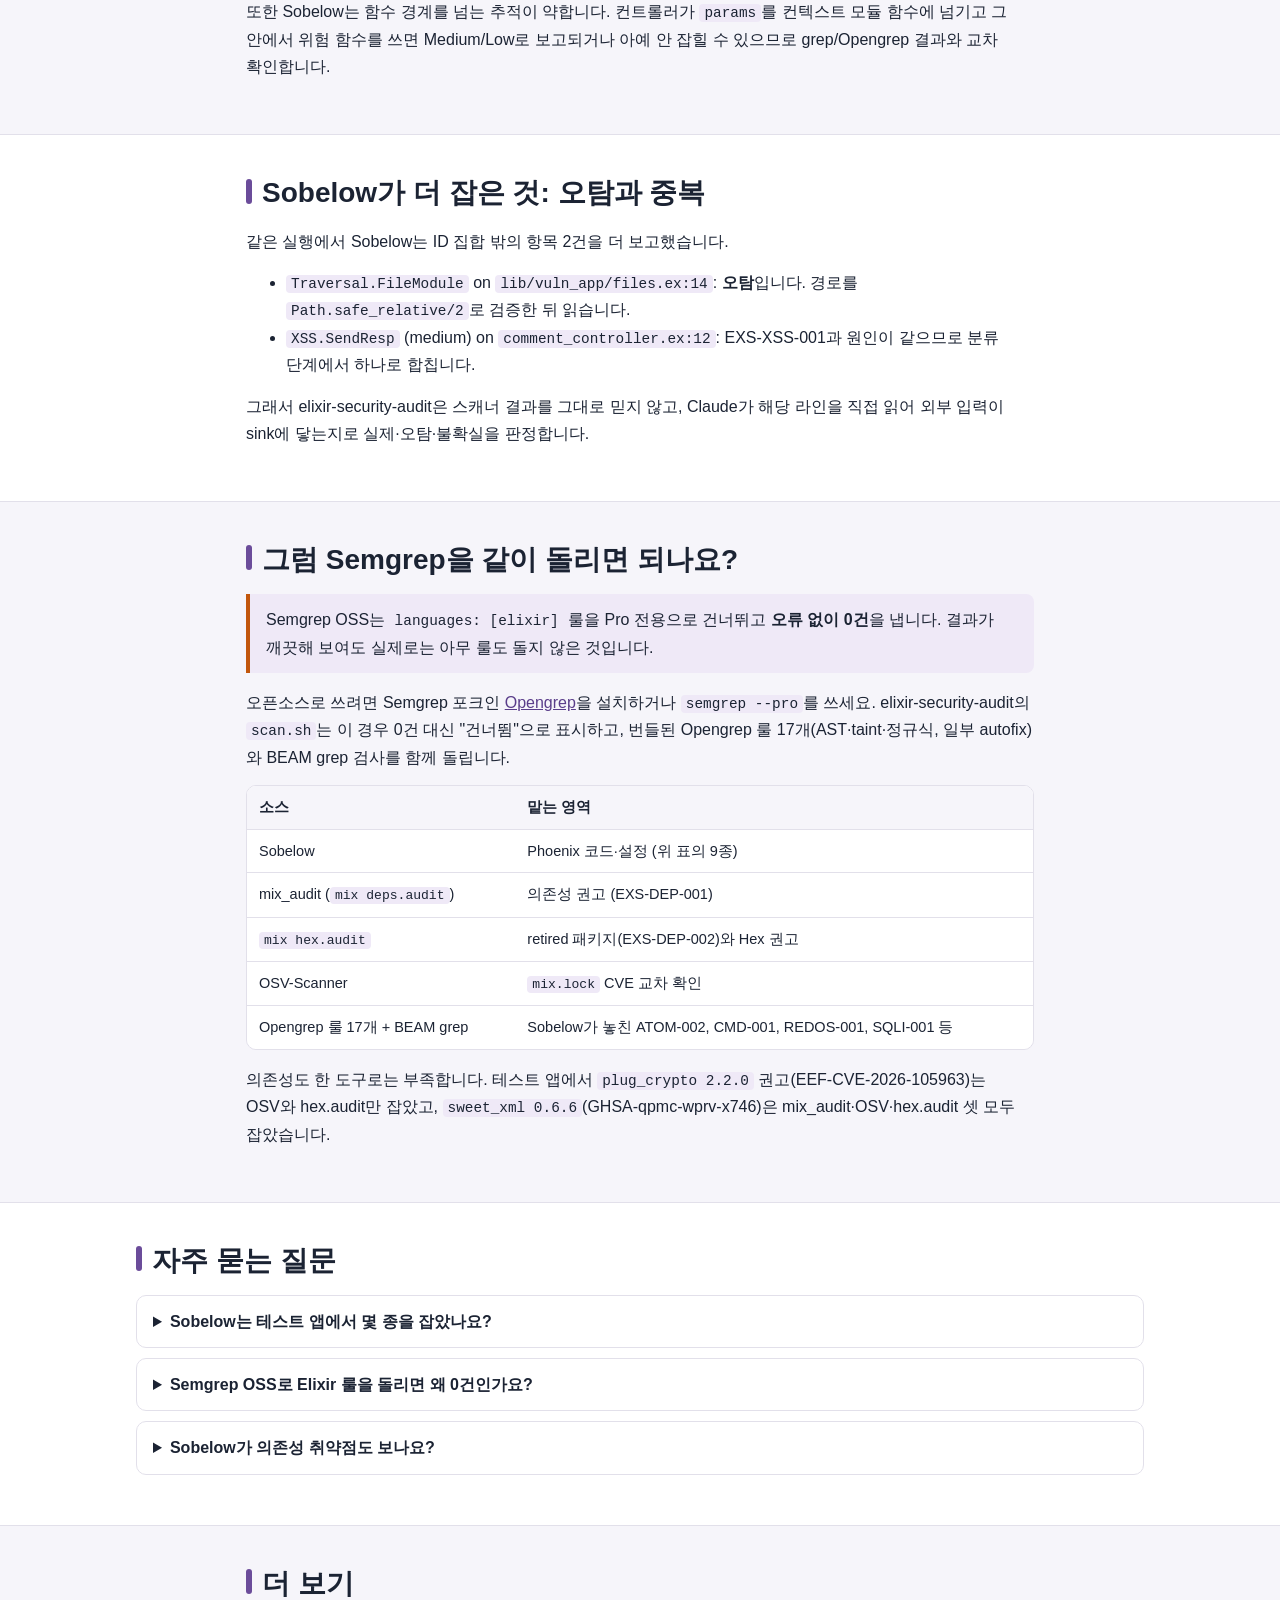
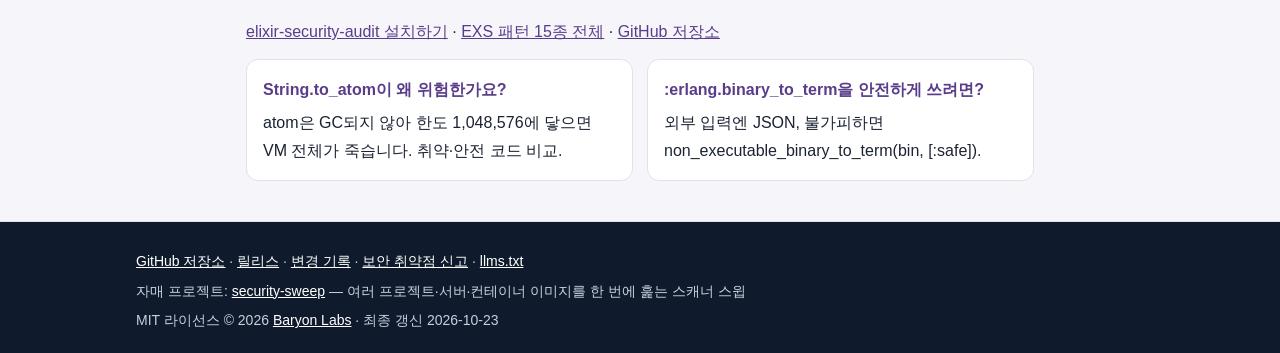
<file: site/ko/sobelow-vs-semgrep/index.html>
<!doctype html>
<html lang="ko">
<head>
<meta charset="utf-8">
<meta name="viewport" content="width=device-width, initial-scale=1">
<title>Sobelow만으로 충분한가요? Elixir·Phoenix 보안 스캐너 탐지율 실측 비교 결과</title>
<meta name="description" content="일부러 취약한 Phoenix 앱에서 Sobelow는 코드·설정 취약점 13종 중 9종만 잡았습니다. 놓친 ATOM-002·CMD-001·REDOS-001·SQLI-001의 이유와 Semgrep OSS 0건 함정, Opengrep·mix_audit 조합법을 정리했습니다.">
<link rel="canonical" href="https://baryonlabs.github.io/elixir-security-audit/ko/sobelow-vs-semgrep/">
<meta name="theme-color" content="#0f1b2d">
<meta name="color-scheme" content="light dark">
<meta name="author" content="Baryon Labs">
<link rel="icon" href="../../favicon.svg" type="image/svg+xml">
<link rel="stylesheet" href="../../assets/style.css">
<meta property="og:type" content="article">
<meta property="og:site_name" content="elixir-security-audit">
<meta property="og:title" content="Sobelow만으로 충분한가요? Elixir·Phoenix 보안 스캐너 탐지율 실측 비교 결과">
<meta property="og:description" content="일부러 취약한 Phoenix 앱에서 Sobelow는 코드·설정 취약점 13종 중 9종만 잡았습니다. 놓친 ATOM-002·CMD-001·REDOS-001·SQLI-001의 이유와 Semgrep OSS 0건 함정, Opengrep·mix_audit 조합법을 정리했습니다.">
<meta property="og:url" content="https://baryonlabs.github.io/elixir-security-audit/ko/sobelow-vs-semgrep/">
<meta property="og:image" content="https://baryonlabs.github.io/elixir-security-audit/og.png">
<meta property="og:image:width" content="1200">
<meta property="og:image:height" content="630">
<meta property="og:image:alt" content="Elixir 앱을 점검하고 고치는 5단계: 스캔, 분류, 수정, 검증, 보고">
<meta property="og:locale" content="ko_KR">
<meta property="og:locale:alternate" content="en_US">
<meta name="twitter:card" content="summary_large_image">
<meta name="twitter:title" content="Sobelow만으로 충분한가요? Elixir·Phoenix 보안 스캐너 탐지율 실측 비교 결과">
<meta name="twitter:description" content="일부러 취약한 Phoenix 앱에서 Sobelow는 코드·설정 취약점 13종 중 9종만 잡았습니다. 놓친 ATOM-002·CMD-001·REDOS-001·SQLI-001의 이유와 Semgrep OSS 0건 함정, Opengrep·mix_audit 조합법을 정리했습니다.">
<meta name="twitter:image" content="https://baryonlabs.github.io/elixir-security-audit/og.png">
<script type="application/ld+json">
{
 "@context": "https://schema.org",
 "@graph": [
  {
   "@type": "Organization",
   "@id": "https://baryonlabs.github.io/elixir-security-audit/#org",
   "name": "Baryon Labs",
   "url": "https://github.com/baryonlabs",
   "sameAs": [
    "https://github.com/baryonlabs"
   ]
  },
  {
   "@type": "TechArticle",
   "@id": "https://baryonlabs.github.io/elixir-security-audit/ko/sobelow-vs-semgrep/#article",
   "headline": "Sobelow만으로 충분한가요?",
   "description": "아니요. 테스트 앱에서 Sobelow는 코드·설정 취약점 13종 중 9종만 잡았습니다.",
   "inLanguage": "ko",
   "datePublished": "2026-10-23",
   "dateModified": "2026-10-23",
   "author": {
    "@id": "https://baryonlabs.github.io/elixir-security-audit/#org"
   },
   "publisher": {
    "@id": "https://baryonlabs.github.io/elixir-security-audit/#org"
   },
   "mainEntityOfPage": "https://baryonlabs.github.io/elixir-security-audit/ko/sobelow-vs-semgrep/",
   "image": "https://baryonlabs.github.io/elixir-security-audit/og.png",
   "about": [
    {
     "@type": "Thing",
     "name": "Sobelow"
    },
    {
     "@type": "Thing",
     "name": "Semgrep"
    },
    {
     "@type": "Thing",
     "name": "Opengrep"
    },
    {
     "@type": "Thing",
     "name": "Static application security testing"
    },
    {
     "@type": "Thing",
     "name": "Elixir"
    }
   ],
   "isPartOf": {
    "@type": "WebSite",
    "name": "elixir-security-audit",
    "url": "https://baryonlabs.github.io/elixir-security-audit/"
   },
   "mentions": {
    "@type": "SoftwareSourceCode",
    "@id": "https://baryonlabs.github.io/elixir-security-audit/#code",
    "name": "elixir-security-audit",
    "codeRepository": "https://github.com/baryonlabs/elixir-security-audit"
   }
  },
  {
   "@type": "FAQPage",
   "@id": "https://baryonlabs.github.io/elixir-security-audit/ko/sobelow-vs-semgrep/#faq",
   "mainEntity": [
    {
     "@type": "Question",
     "name": "Sobelow는 테스트 앱에서 몇 종을 잡았나요?",
     "acceptedAnswer": {
      "@type": "Answer",
      "text": "코드·설정 ID 13종 중 9종(ATOM-001, DESER-001, RCE-001, SQLI-002, XSS-001, PATH-001, CFG-001, CFG-002, CFG-003)을 잡았습니다. ATOM-002, CMD-001, REDOS-001, SQLI-001은 놓쳤습니다."
     }
    },
    {
     "@type": "Question",
     "name": "Semgrep OSS로 Elixir 룰을 돌리면 왜 0건인가요?",
     "acceptedAnswer": {
      "@type": "Answer",
      "text": "Semgrep OSS는 languages: [elixir] 룰을 Pro 전용으로 건너뛰고 오류 없이 0건을 냅니다. Opengrep을 설치하거나 semgrep --pro를 쓰세요."
     }
    },
    {
     "@type": "Question",
     "name": "Sobelow가 의존성 취약점도 보나요?",
     "acceptedAnswer": {
      "@type": "Answer",
      "text": "테스트 앱의 의존성 취약점(EXS-DEP-001)은 Sobelow가 아니라 mix_audit의 몫이었습니다. elixir-security-audit은 mix_audit, hex.audit, OSV-Scanner를 함께 실행합니다."
     }
    }
   ]
  },
  {
   "@type": "BreadcrumbList",
   "itemListElement": [
    {
     "@type": "ListItem",
     "position": 1,
     "name": "elixir-security-audit",
     "item": "https://baryonlabs.github.io/elixir-security-audit/"
    },
    {
     "@type": "ListItem",
     "position": 2,
     "name": "Sobelow만으로 충분한가요?",
     "item": "https://baryonlabs.github.io/elixir-security-audit/ko/sobelow-vs-semgrep/"
    }
   ]
  }
 ]
}
</script>
</head>
<body>
<a class="skip" href="#main">본문으로 건너뛰기</a>
<header class="site-header"><div class="wrap">
<a class="brand" href="../../"><svg width="22" height="22" viewBox="0 0 32 32" aria-hidden="true"><path d="M16 2C11 10 6 15.5 6 21a10 10 0 0 0 20 0C26 15.5 21 10 16 2z" fill="#a688d4"/><path d="M12 22a5 5 0 0 0 5 5" stroke="#fff" stroke-width="2" fill="none" stroke-linecap="round" opacity=".7"/></svg><span>elixir-security-audit</span></a>
<nav class="site-nav" aria-label="주요 메뉴"><a href="../../#install">설치</a><a href="../../#workflow">동작 방식</a><a href="../../#patterns">탐지 패턴</a><a href="../../#compare">비교</a><a href="../../#faq">FAQ</a><a href="../../#guides">질문별 가이드</a><a href="https://github.com/baryonlabs/elixir-security-audit">GitHub</a><a href="../../en/" hreflang="en" lang="en">English</a></nav>
</div></header>
<main id="main">

<div class="hero"><div class="wrap article">
<nav class="crumbs" aria-label="경로"><ol><li><a href="../../">elixir-security-audit</a></li><li aria-current="page">Sobelow만으로 충분한가요?</li></ol></nav>
<h1>Sobelow만으로 충분한가요?</h1>
<p class="answer"><strong>아니요. 테스트 앱에서 Sobelow는 코드·설정 취약점 13종 중 9종만 잡았습니다.</strong></p>
<p class="meta-line">Baryon Labs · 2026-10-23 작성·검증 · 근거: elixir-security-audit 0.1.0 패턴 카탈로그와 테스트 앱</p>
</div></div>

<section id="numbers"><div class="wrap article">
<h2>테스트 앱에서 Sobelow가 잡은 것과 놓친 것</h2>
<p>저장소의 일부러 취약한 Phoenix 앱(<code>test/fixtures/vulnerable_app</code>)에 <code>mix sobelow --format json --private</code>를 실행한 결과, Sobelow는 코드·설정 ID <strong>13종 중 9종</strong>을 잡았습니다. 놓친 4종은 <strong>ATOM-002, CMD-001, REDOS-001, SQLI-001</strong>이며 grep/Opengrep이 잡아야 합니다. 의존성 취약점(EXS-DEP-001)은 Sobelow가 아니라 mix_audit의 몫입니다.</p>
<p class="note">측정 환경: Elixir 1.18.4 / OTP 27, phoenix 1.7.24, phoenix_live_view 1.2.13, ecto 3.14.2, sobelow 0.16.0, mix_audit 2.1.5. 출처: <a href="https://github.com/baryonlabs/elixir-security-audit/blob/main/test/fixtures/vulnerable_app/EXPECTED.md">EXPECTED.md</a></p>
<div class="table-wrap"><table><thead><tr><th>ID</th><th>위치 (sink)</th><th>Sobelow</th><th>Sobelow 검사 (confidence)</th></tr></thead><tbody><tr><td><code>EXS-ATOM-001</code></td><td><code>lib/vuln_app/catalog.ex:22</code></td><td class="yes">탐지</td><td>DOS.StringToAtom (low)</td></tr><tr><td><code>EXS-ATOM-002</code></td><td><code>lib/vuln_app/importer.ex:6</code></td><td class="no">놓침</td><td>—</td></tr><tr><td><code>EXS-DESER-001</code></td><td><code>lib/vuln_app/preferences.ex:10</code></td><td class="yes">탐지</td><td>Misc.BinToTerm (high)</td></tr><tr><td><code>EXS-RCE-001</code></td><td><code>lib/vuln_app/calculator.ex:6</code></td><td class="yes">탐지</td><td>RCE.CodeModule (low)</td></tr><tr><td><code>EXS-CMD-001</code></td><td><code>lib/vuln_app/thumbnails.ex:6</code></td><td class="no">놓침</td><td>— (CI.System 미발동)</td></tr><tr><td><code>EXS-SQLI-001</code></td><td><code>priv/examples/sqli_fragment.exs:14</code></td><td class="no">놓침</td><td>— (컴파일 대상 아님)</td></tr><tr><td><code>EXS-SQLI-002</code></td><td><code>lib/vuln_app/reports.ex:8</code></td><td class="yes">탐지</td><td>SQL.Query (low)</td></tr><tr><td><code>EXS-XSS-001</code></td><td><code>lib/vuln_app_web/components/comment_html.ex:13</code></td><td class="yes">탐지</td><td>XSS.Raw (low)</td></tr><tr><td><code>EXS-REDOS-001</code></td><td><code>lib/vuln_app/search.ex:8</code></td><td class="no">놓침</td><td>—</td></tr><tr><td><code>EXS-PATH-001</code></td><td><code>lib/vuln_app/files.ex:8</code></td><td class="yes">탐지</td><td>Traversal.FileModule (low)</td></tr><tr><td><code>EXS-CFG-001</code></td><td><code>config/prod.exs:8</code></td><td class="yes">탐지</td><td>Config.Secrets (high)</td></tr><tr><td><code>EXS-CFG-002</code></td><td><code>lib/vuln_app_web/router.ex:5</code></td><td class="yes">탐지</td><td>Config.Headers (high)</td></tr><tr><td><code>EXS-CFG-003</code></td><td><code>config/prod.exs:4</code></td><td class="yes">탐지</td><td>Config.HTTPS (high)</td></tr></tbody></table></div>
</div></section>

<section id="why-miss"><div class="wrap article">
<h2>왜 놓쳤나요?</h2>
<ul>
<li><strong>EXS-ATOM-002</strong> <code>Jason.decode(payload, keys: :atoms)</code>: Sobelow의 atom 검사(<code>DOS.StringToAtom</code> 등)는 JSON 디코더 옵션을 보지 않습니다. → <a href="../atom-exhaustion/">String.to_atom이 왜 위험한가요?</a></li>
<li><strong>EXS-CMD-001</strong> <code>System.cmd("sh", ["-c", "convert " &lt;&gt; filename ...])</code>: 이 형태에서 Sobelow의 <code>CI.System</code>이 발동하지 않았습니다.</li>
<li><strong>EXS-REDOS-001</strong> <code>Regex.compile!(pattern)</code>: 동적 정규식에 대한 Sobelow 검사가 없습니다.</li>
<li><strong>EXS-SQLI-001</strong> <code>fragment("... '#{name}'")</code>: Ecto는 fragment 첫 인자의 문자열 보간을 컴파일 에러로 막기 때문에 이 인스턴스는 컴파일되지 않는 <code>priv/examples/*.exs</code>에 있습니다. 정적 스캐너가 <code>priv/</code>의 <code>*.exs</code>까지 포함해야 잡힙니다.</li>
</ul>
<p>또한 Sobelow는 함수 경계를 넘는 추적이 약합니다. 컨트롤러가 <code>params</code>를 컨텍스트 모듈 함수에 넘기고 그 안에서 위험 함수를 쓰면 Medium/Low로 보고되거나 아예 안 잡힐 수 있으므로 grep/Opengrep 결과와 교차 확인합니다.</p>
</div></section>

<section id="noise"><div class="wrap article">
<h2>Sobelow가 더 잡은 것: 오탐과 중복</h2>
<p>같은 실행에서 Sobelow는 ID 집합 밖의 항목 2건을 더 보고했습니다.</p>
<ul>
<li><code>Traversal.FileModule</code> on <code>lib/vuln_app/files.ex:14</code>: <strong>오탐</strong>입니다. 경로를 <code>Path.safe_relative/2</code>로 검증한 뒤 읽습니다.</li>
<li><code>XSS.SendResp</code> (medium) on <code>comment_controller.ex:12</code>: EXS-XSS-001과 원인이 같으므로 분류 단계에서 하나로 합칩니다.</li>
</ul>
<p>그래서 elixir-security-audit은 스캐너 결과를 그대로 믿지 않고, Claude가 해당 라인을 직접 읽어 외부 입력이 sink에 닿는지로 실제·오탐·불확실을 판정합니다.</p>
</div></section>

<section id="semgrep"><div class="wrap article">
<h2>그럼 Semgrep을 같이 돌리면 되나요?</h2>
<p class="callout warn">Semgrep OSS는 <code>languages: [elixir]</code> 룰을 Pro 전용으로 건너뛰고 <strong>오류 없이 0건</strong>을 냅니다. 결과가 깨끗해 보여도 실제로는 아무 룰도 돌지 않은 것입니다.</p>
<p>오픈소스로 쓰려면 Semgrep 포크인 <a href="https://github.com/opengrep/opengrep">Opengrep</a>을 설치하거나 <code>semgrep --pro</code>를 쓰세요. elixir-security-audit의 <code>scan.sh</code>는 이 경우 0건 대신 "건너뜀"으로 표시하고, 번들된 Opengrep 룰 17개(AST·taint·정규식, 일부 autofix)와 BEAM grep 검사를 함께 돌립니다.</p>
<div class="table-wrap"><table><thead><tr><th>소스</th><th>맡는 영역</th></tr></thead><tbody>
<tr><td>Sobelow</td><td>Phoenix 코드·설정 (위 표의 9종)</td></tr>
<tr><td>mix_audit (<code>mix deps.audit</code>)</td><td>의존성 권고 (EXS-DEP-001)</td></tr>
<tr><td><code>mix hex.audit</code></td><td>retired 패키지(EXS-DEP-002)와 Hex 권고</td></tr>
<tr><td>OSV-Scanner</td><td><code>mix.lock</code> CVE 교차 확인</td></tr>
<tr><td>Opengrep 룰 17개 + BEAM grep</td><td>Sobelow가 놓친 ATOM-002, CMD-001, REDOS-001, SQLI-001 등</td></tr>
</tbody></table></div>
<p>의존성도 한 도구로는 부족합니다. 테스트 앱에서 <code>plug_crypto 2.2.0</code> 권고(EEF-CVE-2026-105963)는 OSV와 hex.audit만 잡았고, <code>sweet_xml 0.6.6</code>(GHSA-qpmc-wprv-x746)은 mix_audit·OSV·hex.audit 셋 모두 잡았습니다.</p>
</div></section>

<section id="faq" class="faq"><div class="wrap"><h2>자주 묻는 질문</h2>
<details><summary>Sobelow는 테스트 앱에서 몇 종을 잡았나요?</summary><p>코드·설정 ID 13종 중 9종(ATOM-001, DESER-001, RCE-001, SQLI-002, XSS-001, PATH-001, CFG-001, CFG-002, CFG-003)을 잡았습니다. ATOM-002, CMD-001, REDOS-001, SQLI-001은 놓쳤습니다.</p></details>
<details><summary>Semgrep OSS로 Elixir 룰을 돌리면 왜 0건인가요?</summary><p>Semgrep OSS는 <code>languages: [elixir]</code> 룰을 Pro 전용으로 건너뛰고 오류 없이 0건을 냅니다. Opengrep을 설치하거나 <code>semgrep --pro</code>를 쓰세요.</p></details>
<details><summary>Sobelow가 의존성 취약점도 보나요?</summary><p>테스트 앱의 의존성 취약점(EXS-DEP-001)은 Sobelow가 아니라 mix_audit의 몫이었습니다. elixir-security-audit은 mix_audit, hex.audit, OSV-Scanner를 함께 실행합니다.</p></details>
</div></section>
<section id="more"><div class="wrap article">
<h2>더 보기</h2>
<p><a href="../../#install">elixir-security-audit 설치하기</a> · <a href="../../#patterns">EXS 패턴 15종 전체</a> · <a href="https://github.com/baryonlabs/elixir-security-audit">GitHub 저장소</a></p>
<div class="cards"><a class="card" href="../../ko/atom-exhaustion/"><strong>String.to_atom이 왜 위험한가요?</strong>atom은 GC되지 않아 한도 1,048,576에 닿으면 VM 전체가 죽습니다. 취약·안전 코드 비교.</a><a class="card" href="../../ko/binary-to-term/"><strong>:erlang.binary_to_term을 안전하게 쓰려면?</strong>외부 입력엔 JSON, 불가피하면 non_executable_binary_to_term(bin, [:safe]).</a></div>
</div></section>

</main>
<footer><div class="wrap">
<p><a href="https://github.com/baryonlabs/elixir-security-audit">GitHub 저장소</a> · <a href="https://github.com/baryonlabs/elixir-security-audit/releases">릴리스</a> · <a href="https://github.com/baryonlabs/elixir-security-audit/blob/main/CHANGELOG.md">변경 기록</a> · <a href="https://github.com/baryonlabs/elixir-security-audit/blob/main/SECURITY.md">보안 취약점 신고</a> · <a href="../../llms.txt">llms.txt</a></p><p>자매 프로젝트: <a href="https://github.com/baryonlabs/security-sweep">security-sweep</a> — 여러 프로젝트·서버·컨테이너 이미지를 한 번에 훑는 스캐너 스윕</p><p>MIT 라이선스 © 2026 <a href="https://github.com/baryonlabs">Baryon Labs</a> · 최종 갱신 2026-10-23</p>
</div></footer>
</body>
</html>
</file>
<file: site/assets/style.css>
:root {
  --purple: #6b4c9a;
  --purple-soft: #efe9f7;
  --navy: #0f1b2d;
  --teal: #2fb3a3;
  --teal-soft: #e3f5f2;
  --bg: #ffffff;
  --bg-alt: #f6f5fa;
  --fg: #1b2333;
  --muted: #5a6475;
  --border: #e2e0ea;
  --code-bg: #0f1b2d;
  --code-fg: #e8ecf3;
  --link: #5a3d8a;
  --crit: #b4232f;
  --high: #c2560c;
  --med: #8a6d00;
  --low: #2f6f8f;
  color-scheme: light dark;
}
@media (prefers-color-scheme: dark) {
  :root {
    --purple: #a688d4;
    --purple-soft: #2a2140;
    --bg: #0b1422;
    --bg-alt: #111d30;
    --fg: #e6e9f0;
    --muted: #9aa5b8;
    --border: #22314a;
    --code-bg: #060d18;
    --link: #c2a8ec;
    --teal-soft: #0f2f2c;
    --crit: #ff7a85;
    --high: #ffa366;
    --med: #e6c34d;
    --low: #7cc4e6;
  }
}
* { box-sizing: border-box; }
html { -webkit-text-size-adjust: 100%; }
body {
  margin: 0;
  background: var(--bg);
  color: var(--fg);
  font-family: -apple-system, BlinkMacSystemFont, "Segoe UI", "Apple SD Gothic Neo", "Pretendard", "Noto Sans KR", "Malgun Gothic", Roboto, "Helvetica Neue", Arial, sans-serif;
  font-size: 16px;
  line-height: 1.7;
  word-break: keep-all;
  overflow-wrap: anywhere;
}
a { color: var(--link); }
a:hover { text-decoration-thickness: 2px; }
img { max-width: 100%; height: auto; display: block; }
.wrap { max-width: 1040px; margin: 0 auto; padding: 0 16px; }
.skip { position: absolute; left: -9999px; }
.skip:focus { left: 16px; top: 8px; background: var(--bg); padding: 4px 8px; z-index: 10; }

/* header */
.site-header { background: var(--navy); color: #fff; }
.site-header .wrap { display: flex; flex-wrap: wrap; align-items: center; gap: 8px 20px; padding-top: 12px; padding-bottom: 12px; }
.brand { display: flex; align-items: center; gap: 8px; color: #fff; text-decoration: none; font-weight: 700; }
.brand svg { flex: none; }
.site-nav { display: flex; flex-wrap: wrap; gap: 4px 14px; margin-left: auto; font-size: 14px; }
.site-nav a { color: #d6dbe6; text-decoration: none; }
.site-nav a:hover { color: #fff; text-decoration: underline; }

/* hero */
.hero { background: linear-gradient(135deg, var(--navy) 0%, #2a1f45 60%, var(--purple) 100%); color: #fff; padding: 40px 0 48px; }
.hero h1 { font-size: clamp(26px, 5vw, 42px); line-height: 1.25; margin: 0 0 16px; letter-spacing: -0.01em; }
.hero .answer { font-size: clamp(17px, 2.4vw, 20px); max-width: 52em; margin: 0 0 20px; color: #eef0f6; }
.hero .answer strong { color: #fff; }
.chips { display: flex; flex-wrap: wrap; gap: 8px; margin: 0 0 24px; padding: 0; list-style: none; }
.chips li { border: 1px solid rgba(255,255,255,.35); border-radius: 999px; padding: 2px 12px; font-size: 14px; }
.cta { display: flex; flex-wrap: wrap; gap: 12px; }
.btn { display: inline-block; padding: 10px 18px; border-radius: 8px; font-weight: 600; text-decoration: none; }
.btn-primary { background: var(--teal); color: var(--navy); }
.btn-ghost { border: 1px solid rgba(255,255,255,.6); color: #fff; }

/* sections */
main section { padding: 40px 0; border-bottom: 1px solid var(--border); }
main section:nth-of-type(even) { background: var(--bg-alt); }
h2 { font-size: clamp(22px, 3.4vw, 28px); line-height: 1.3; margin: 0 0 16px; }
h2::before { content: ""; display: inline-block; width: 6px; height: 0.9em; background: var(--purple); border-radius: 3px; margin-right: 10px; vertical-align: -0.05em; }
h3 { font-size: 19px; margin: 28px 0 10px; }
p, ul, ol { margin: 0 0 14px; }
.lead { color: var(--muted); }
.note { font-size: 14px; color: var(--muted); }
.callout { border-left: 4px solid var(--teal); background: var(--teal-soft); padding: 12px 16px; border-radius: 0 8px 8px 0; margin: 16px 0; }
.callout.warn { border-left-color: var(--high); background: var(--purple-soft); }

/* code */
code { font-family: ui-monospace, SFMono-Regular, Menlo, Consolas, "D2Coding", monospace; font-size: 0.9em; background: var(--purple-soft); padding: 1px 5px; border-radius: 4px; }
pre { background: var(--code-bg); color: var(--code-fg); padding: 14px 16px; border-radius: 10px; overflow-x: auto; line-height: 1.55; margin: 0 0 16px; font-size: 14px; }
pre code { background: none; padding: 0; color: inherit; font-size: inherit; }
.code-label { font-size: 13px; font-weight: 700; margin: 12px 0 4px; }
.code-label.bad { color: var(--crit); }
.code-label.good { color: var(--teal); }

/* tables */
.table-wrap { overflow-x: auto; margin: 0 0 16px; border: 1px solid var(--border); border-radius: 10px; }
table { border-collapse: collapse; width: 100%; font-size: 14.5px; background: var(--bg); }
th, td { text-align: left; vertical-align: top; padding: 9px 12px; border-bottom: 1px solid var(--border); }
th { background: var(--bg-alt); font-weight: 700; white-space: nowrap; }
tr:last-child td { border-bottom: 0; }
.sev { font-weight: 700; white-space: nowrap; }
.sev-c { color: var(--crit); } .sev-h { color: var(--high); } .sev-m { color: var(--med); } .sev-l { color: var(--low); }
.yes { color: var(--teal); font-weight: 700; } .no { color: var(--crit); font-weight: 700; }

/* grids */
.steps { list-style: none; padding: 0; display: grid; grid-template-columns: repeat(auto-fit, minmax(180px, 1fr)); gap: 12px; counter-reset: step; }
.steps li { background: var(--bg); border: 1px solid var(--border); border-top: 4px solid var(--purple); border-radius: 10px; padding: 14px; counter-increment: step; }
.steps li:nth-child(even) { border-top-color: var(--teal); }
.steps b { display: block; margin-bottom: 4px; }
.cards { display: grid; grid-template-columns: repeat(auto-fit, minmax(240px, 1fr)); gap: 14px; }
.card { display: block; background: var(--bg); border: 1px solid var(--border); border-radius: 12px; padding: 16px; text-decoration: none; color: var(--fg); }
.card:hover { border-color: var(--purple); }
.card strong { display: block; color: var(--link); margin-bottom: 6px; }
figure { margin: 0 0 18px; }
figure img { border-radius: 12px; border: 1px solid var(--border); background: #fff; }
figcaption { font-size: 13px; color: var(--muted); margin-top: 6px; }
dl.facts { display: grid; grid-template-columns: max-content 1fr; gap: 6px 16px; margin: 0; }
dl.facts dt { font-weight: 700; }
dl.facts dd { margin: 0; }

/* faq */
.faq details { border: 1px solid var(--border); border-radius: 10px; background: var(--bg); padding: 0 16px; margin-bottom: 10px; }
.faq summary { cursor: pointer; font-weight: 700; padding: 12px 0; }
.faq details[open] summary { border-bottom: 1px solid var(--border); margin-bottom: 10px; }

/* article pages */
.crumbs { font-size: 14px; color: #c9cfdc; margin: 0 0 10px; }
.crumbs a { color: #e6e9f0; }
.crumbs ol { list-style: none; padding: 0; margin: 0; display: flex; flex-wrap: wrap; gap: 6px; }
.crumbs li + li::before { content: "›"; margin-right: 6px; }
.meta-line { font-size: 14px; color: #c9cfdc; margin: 0; }
.article { max-width: 820px; }

footer { background: var(--navy); color: #c9cfdc; padding: 28px 0; font-size: 14px; }
footer a { color: #fff; }
footer .wrap > * { margin: 0 0 6px; }

@media (max-width: 480px) {
  body { font-size: 15.5px; }
  .site-nav { margin-left: 0; }
  th, td { padding: 8px 9px; }
}

/* keep IDs and paths intact inside tables; the wrapper scrolls instead */
td, th { overflow-wrap: normal; }
td code { white-space: nowrap; }
</file>
